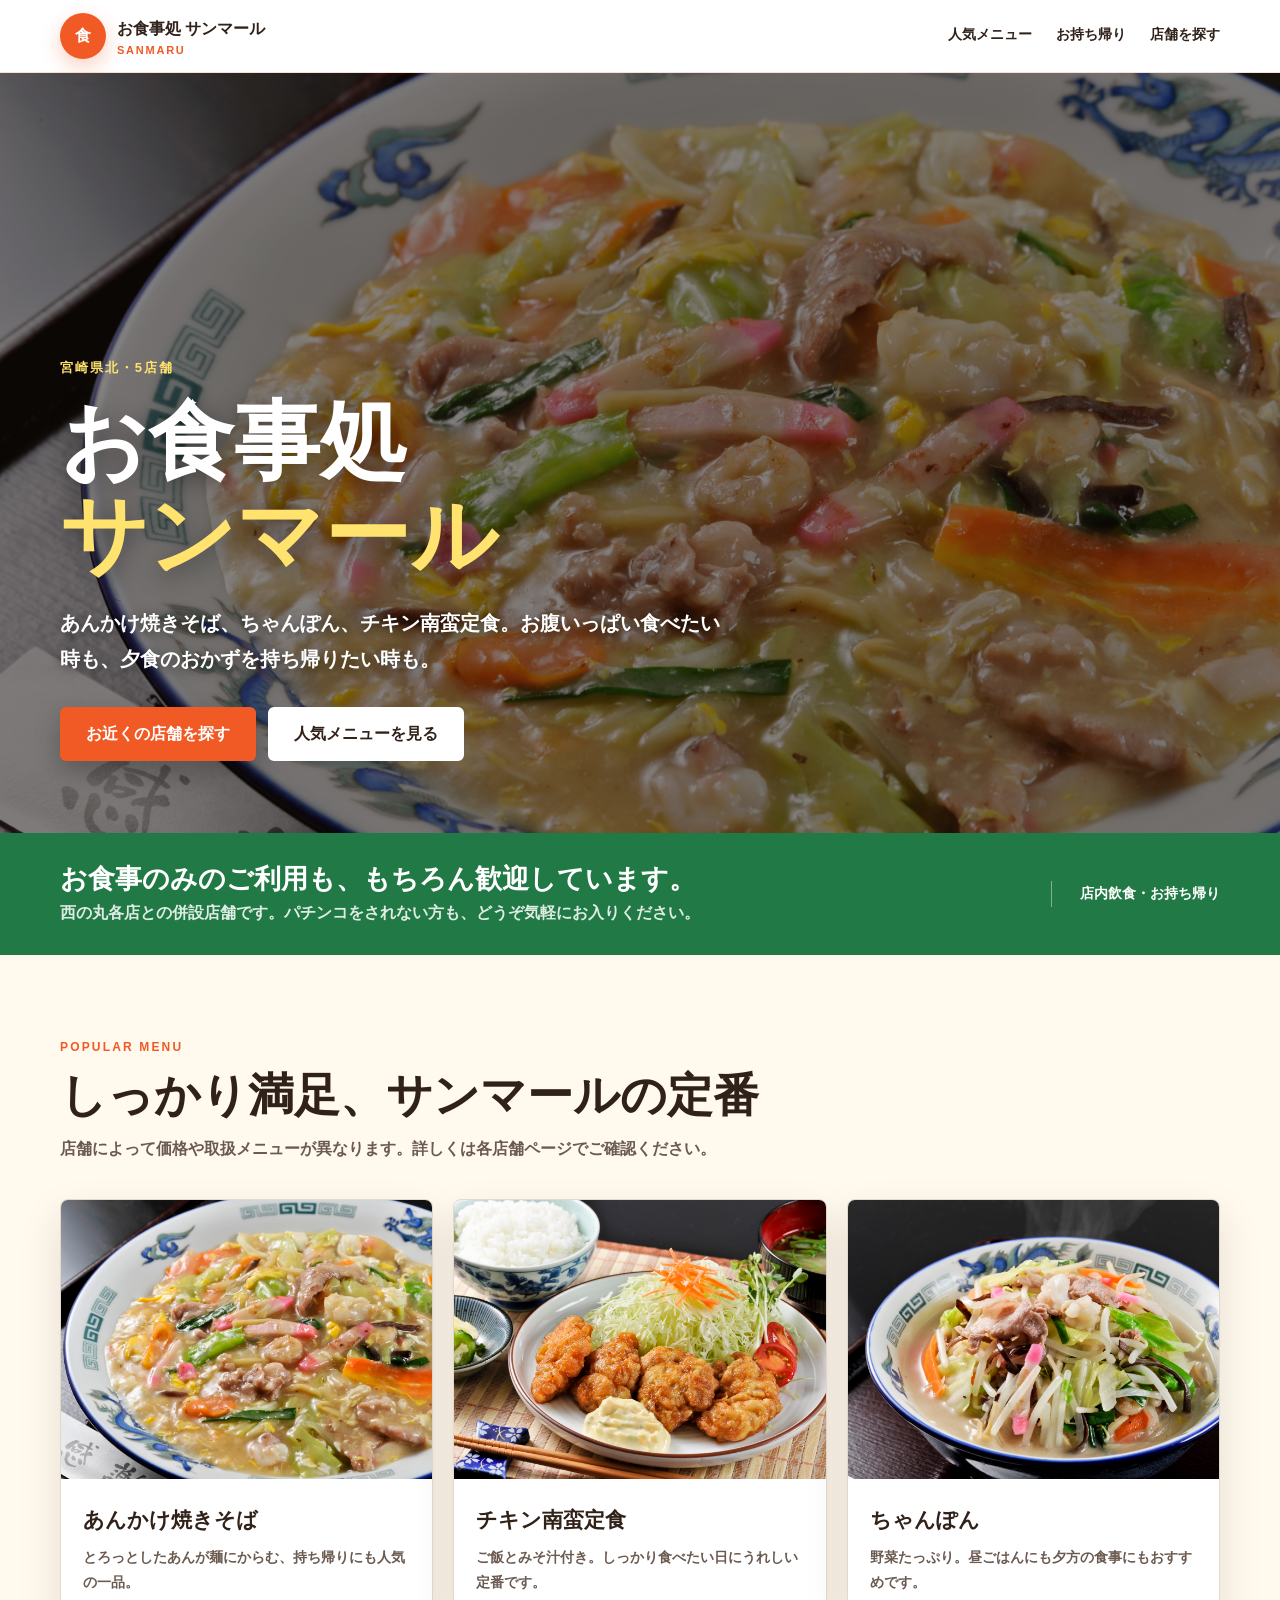
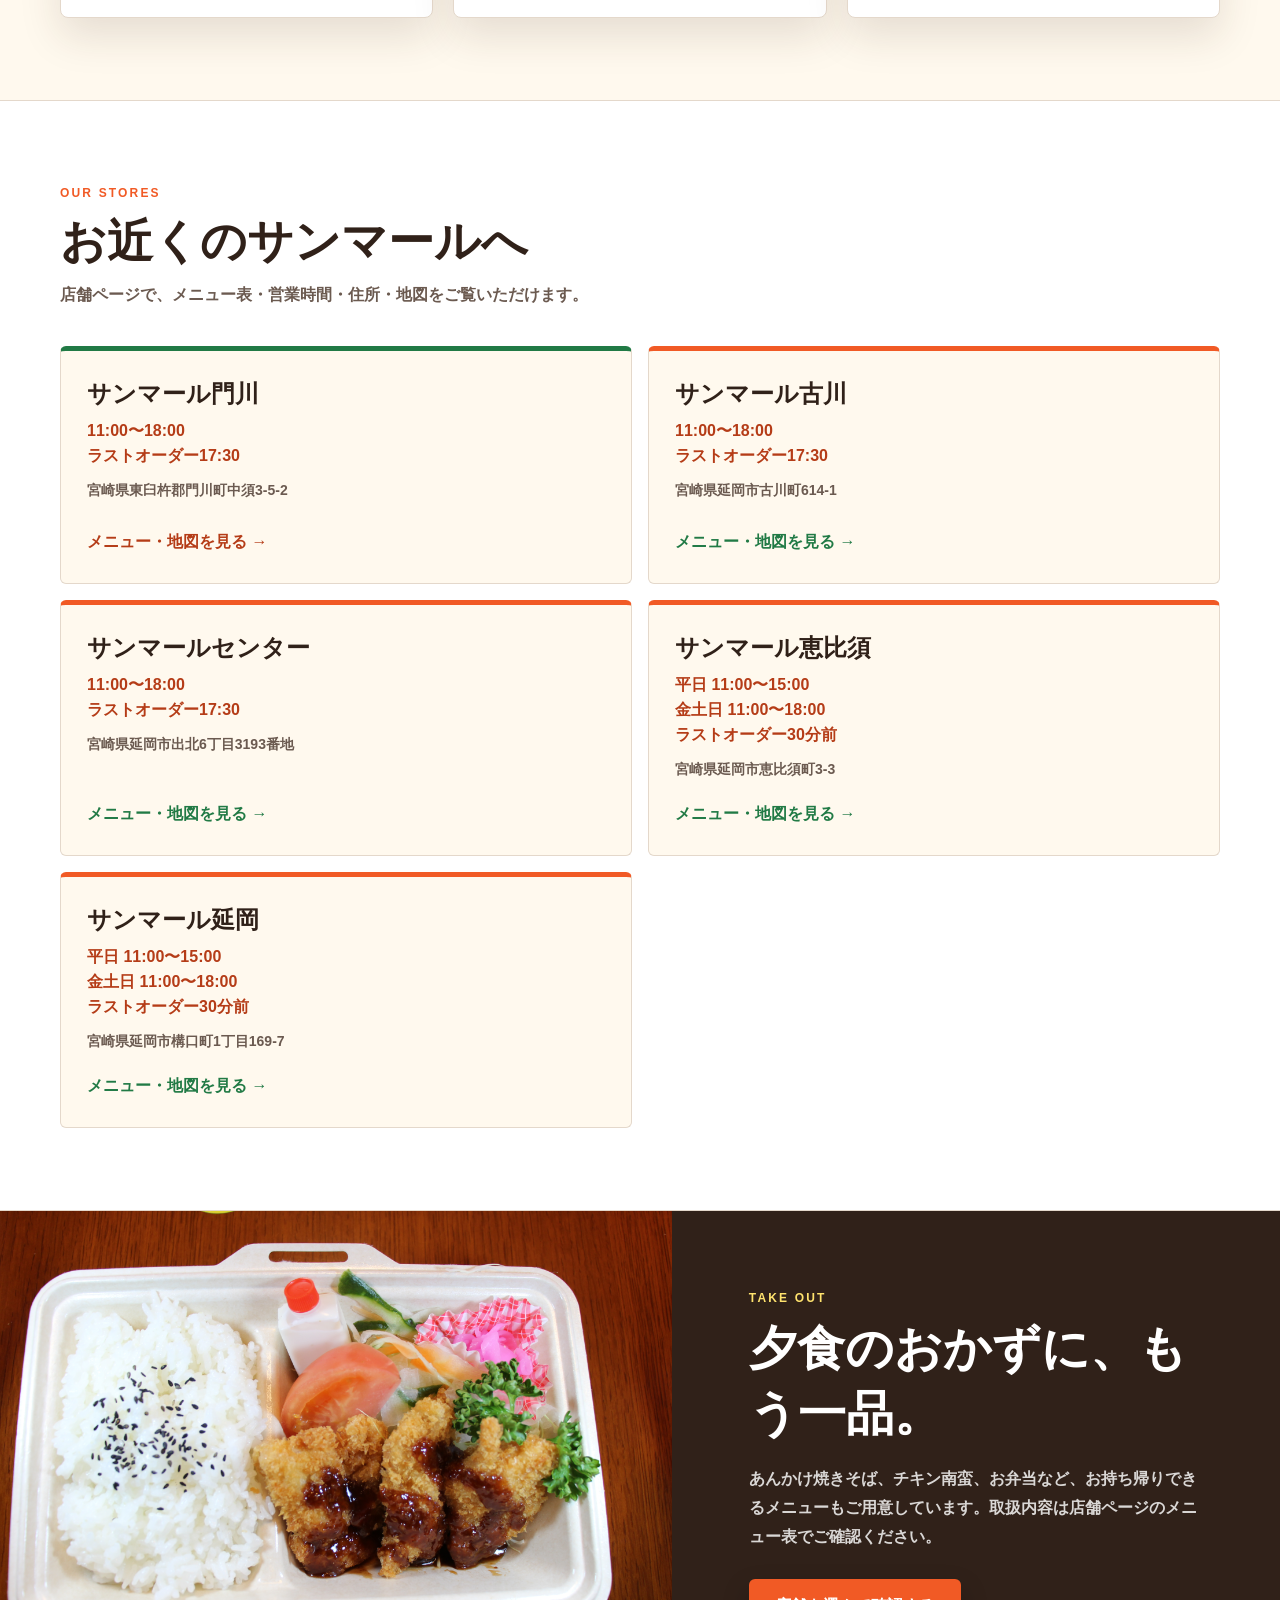
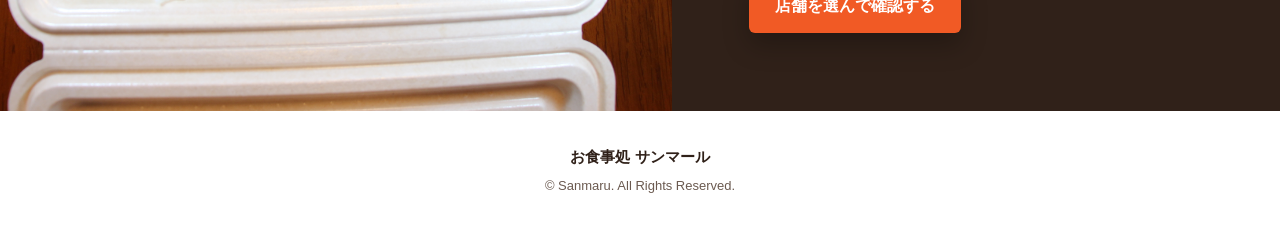
<file: index.html>
<!DOCTYPE html>
<html lang="ja">
<head>
  <!-- Google tag (gtag.js) -->
  <script async src="https://www.googletagmanager.com/gtag/js?id=G-X9LEX3S0GC"></script>
  <script>
    window.dataLayer = window.dataLayer || [];
    function gtag(){dataLayer.push(arguments);}
    gtag('js', new Date());

    gtag('config', 'G-X9LEX3S0GC');
  </script>
  <meta charset="UTF-8" />
  <meta name="viewport" content="width=device-width, initial-scale=1.0" />
  <title>お食事処 サンマール｜宮崎県北の食堂・お持ち帰り</title>
  <meta name="description" content="宮崎県北に5店舗を展開するお食事処サンマール。ちゃんぽん、あんかけ焼きそば、チキン南蛮定食など、しっかり食べたい日のごはんとお持ち帰りをご用意しています。" />
  <meta property="og:title" content="お食事処 サンマール" />
  <meta property="og:description" content="しっかり食べたい日のごはん。お食事のみのご利用も歓迎しています。" />
  <meta property="og:type" content="website" />
  <meta property="og:image" content="images/131204_440.jpg" />
  <script src="analytics.js" defer></script>
  <style>
    :root {
      --orange: #f15a25;
      --orange-dark: #b53c17;
      --green: #217a45;
      --yellow: #ffe36e;
      --cream: #fff9ee;
      --paper: #ffffff;
      --ink: #302119;
      --muted: #6b5a50;
      --line: #e4d8cb;
      --shadow: 0 18px 42px rgba(61, 38, 23, 0.13);
    }

    * {
      box-sizing: border-box;
      margin: 0;
      padding: 0;
    }

    html {
      scroll-behavior: smooth;
    }

    body {
      color: var(--ink);
      background: var(--cream);
      font-family: "Yu Gothic", "Hiragino Kaku Gothic ProN", Meiryo, sans-serif;
      line-height: 1.8;
      overflow-x: hidden;
    }

    a {
      color: inherit;
      text-decoration: none;
    }

    img {
      display: block;
      width: 100%;
    }

    .site-header {
      position: sticky;
      top: 0;
      z-index: 100;
      background: rgba(255, 255, 255, 0.96);
      border-bottom: 1px solid rgba(241, 90, 37, 0.2);
      backdrop-filter: blur(12px);
    }

    .header-inner {
      width: min(1160px, calc(100% - 32px));
      min-height: 72px;
      margin: 0 auto;
      display: flex;
      align-items: center;
      justify-content: space-between;
      gap: 24px;
    }

    .logo {
      display: flex;
      align-items: center;
      gap: 11px;
      color: var(--ink);
      font-weight: 900;
      white-space: nowrap;
    }

    .logo-mark {
      width: 46px;
      height: 46px;
      display: grid;
      place-items: center;
      border-radius: 50%;
      color: #fff;
      background: var(--orange);
      box-shadow: 0 8px 20px rgba(241, 90, 37, 0.28);
    }

    .logo small {
      display: block;
      color: var(--orange);
      font-size: 11px;
      line-height: 1.2;
      letter-spacing: 0.16em;
    }

    .nav {
      display: flex;
      align-items: center;
      gap: 24px;
      font-size: 14px;
      font-weight: 800;
    }

    .nav a {
      padding: 8px 0;
      border-bottom: 3px solid transparent;
    }

    .nav a:hover,
    .nav a:focus-visible {
      color: var(--orange);
      border-bottom-color: var(--orange);
    }

    .hero {
      position: relative;
      min-height: min(760px, calc(100vh - 72px));
      display: flex;
      align-items: flex-end;
      overflow: hidden;
      background: #1d1713;
    }

    .hero-image {
      position: absolute;
      inset: 0;
      height: 100%;
      object-fit: cover;
      object-position: 55% 52%;
    }

    .hero::after {
      content: "";
      position: absolute;
      inset: 0;
      background: rgba(22, 15, 11, 0.52);
    }

    .hero-inner {
      position: relative;
      z-index: 1;
      width: min(1160px, calc(100% - 32px));
      margin: 0 auto;
      padding: 88px 0 72px;
      color: #fff;
    }

    .eyebrow {
      margin-bottom: 14px;
      color: var(--yellow);
      font-size: 13px;
      font-weight: 900;
      letter-spacing: 0.15em;
    }

    .hero h1 {
      max-width: 820px;
      font-size: clamp(42px, 7.2vw, 86px);
      line-height: 1.1;
      letter-spacing: 0;
      text-wrap: balance;
      text-shadow: 0 5px 24px rgba(0, 0, 0, 0.42);
    }

    .hero h1 span {
      display: block;
      color: var(--yellow);
    }

    .hero-lead {
      max-width: 660px;
      margin-top: 22px;
      font-size: clamp(16px, 2vw, 20px);
      font-weight: 700;
      text-shadow: 0 2px 12px rgba(0, 0, 0, 0.55);
    }

    .hero-actions {
      display: flex;
      flex-wrap: wrap;
      gap: 12px;
      margin-top: 30px;
    }

    .button {
      min-height: 54px;
      padding: 0 24px;
      display: inline-flex;
      align-items: center;
      justify-content: center;
      border: 2px solid transparent;
      border-radius: 6px;
      font-weight: 900;
      transition: transform 0.2s ease, background 0.2s ease;
    }

    .button:hover,
    .button:focus-visible {
      transform: translateY(-2px);
    }

    .button-primary {
      color: #fff;
      background: var(--orange);
      box-shadow: 0 12px 26px rgba(0, 0, 0, 0.25);
    }

    .button-secondary {
      color: var(--ink);
      background: #fff;
      border-color: #fff;
    }

    .welcome-band {
      background: var(--green);
      color: #fff;
    }

    .welcome-inner {
      width: min(1160px, calc(100% - 32px));
      margin: 0 auto;
      padding: 27px 0;
      display: grid;
      grid-template-columns: 1fr auto;
      align-items: center;
      gap: 30px;
    }

    .welcome-inner strong {
      display: block;
      font-size: clamp(19px, 3vw, 27px);
      line-height: 1.45;
    }

    .welcome-inner p {
      color: rgba(255, 255, 255, 0.86);
      font-weight: 700;
    }

    .welcome-note {
      padding-left: 28px;
      border-left: 1px solid rgba(255, 255, 255, 0.42);
      white-space: nowrap;
      font-size: 14px;
      font-weight: 800;
    }

    .section {
      width: min(1160px, calc(100% - 32px));
      margin: 0 auto;
      padding: 82px 0;
    }

    .section-heading {
      max-width: 740px;
      margin-bottom: 36px;
    }

    .section-heading .en {
      display: block;
      margin-bottom: 5px;
      color: var(--orange);
      font-size: 12px;
      font-weight: 900;
      letter-spacing: 0.18em;
    }

    .section-heading h2 {
      font-size: clamp(30px, 4vw, 46px);
      line-height: 1.35;
      letter-spacing: 0;
    }

    .section-heading p {
      margin-top: 9px;
      color: var(--muted);
      font-weight: 700;
    }

    .dish-grid {
      display: grid;
      grid-template-columns: repeat(3, minmax(0, 1fr));
      gap: 20px;
    }

    .dish {
      overflow: hidden;
      background: var(--paper);
      border: 1px solid var(--line);
      border-radius: 8px;
      box-shadow: var(--shadow);
    }

    .dish img {
      aspect-ratio: 4 / 3;
      object-fit: cover;
    }

    .dish-body {
      padding: 22px;
    }

    .dish-body h3 {
      margin-bottom: 6px;
      font-size: 21px;
    }

    .dish-body p {
      color: var(--muted);
      font-size: 14px;
      font-weight: 700;
    }

    .stores-band {
      background: #fff;
      border-top: 1px solid var(--line);
      border-bottom: 1px solid var(--line);
    }

    .store-grid {
      display: grid;
      grid-template-columns: repeat(2, minmax(0, 1fr));
      gap: 16px;
    }

    .store-card {
      min-height: 238px;
      padding: 26px;
      display: flex;
      flex-direction: column;
      background: var(--cream);
      border: 1px solid var(--line);
      border-top: 5px solid var(--orange);
      border-radius: 6px;
      transition: transform 0.2s ease, box-shadow 0.2s ease, border-color 0.2s ease;
    }

    .store-card:hover,
    .store-card:focus-visible {
      transform: translateY(-3px);
      border-color: var(--orange);
      box-shadow: 0 16px 34px rgba(61, 38, 23, 0.12);
    }

    .store-card h3 {
      font-size: 24px;
      line-height: 1.4;
    }

    .store-card .hours {
      margin-top: 9px;
      color: var(--orange-dark);
      font-weight: 900;
      line-height: 1.55;
    }

    .store-card address {
      margin-top: 9px;
      color: var(--muted);
      font-size: 14px;
      font-style: normal;
      font-weight: 700;
    }

    .store-link {
      margin-top: auto;
      padding-top: 18px;
      color: var(--green);
      font-weight: 900;
    }

    .store-card-featured {
      border-top-color: var(--green);
    }

    .store-card-featured .store-link {
      color: var(--orange-dark);
    }

    .takeout {
      display: grid;
      grid-template-columns: 1.05fr 0.95fr;
      background: var(--ink);
      color: #fff;
    }

    .takeout-media {
      min-height: 500px;
      overflow: hidden;
    }

    .takeout-media img {
      height: 100%;
      object-fit: cover;
    }

    .takeout-copy {
      padding: 68px clamp(30px, 6vw, 82px);
      display: flex;
      flex-direction: column;
      justify-content: center;
    }

    .takeout-copy .en {
      color: var(--yellow);
      font-size: 12px;
      font-weight: 900;
      letter-spacing: 0.18em;
    }

    .takeout-copy h2 {
      margin-top: 8px;
      font-size: clamp(30px, 4vw, 48px);
      line-height: 1.35;
      letter-spacing: 0;
    }

    .takeout-copy p {
      margin-top: 18px;
      color: rgba(255, 255, 255, 0.82);
      font-weight: 700;
    }

    .takeout-copy .button {
      align-self: flex-start;
      margin-top: 28px;
    }

    .footer {
      padding: 32px 16px;
      text-align: center;
      color: var(--muted);
      background: #fff;
      font-size: 13px;
    }

    .footer strong {
      display: block;
      margin-bottom: 4px;
      color: var(--ink);
      font-size: 15px;
    }

    :focus-visible {
      outline: 3px solid var(--yellow);
      outline-offset: 4px;
    }

    @media (max-width: 820px) {
      .nav {
        gap: 14px;
        font-size: 13px;
      }

      .nav a:nth-child(2) {
        display: none;
      }

      .hero {
        min-height: 690px;
      }

      .hero-image {
        object-position: 58% 50%;
      }

      .hero::after {
        background: rgba(22, 15, 11, 0.57);
      }

      .welcome-inner,
      .takeout {
        grid-template-columns: 1fr;
      }

      .welcome-note {
        padding: 0;
        border: 0;
        white-space: normal;
      }

      .dish-grid {
        grid-template-columns: 1fr;
      }

      .dish {
        display: grid;
        grid-template-columns: 42% 58%;
      }

      .dish img {
        height: 100%;
        aspect-ratio: auto;
      }

      .takeout-media {
        min-height: 390px;
      }
    }

    @media (max-width: 620px) {
      .header-inner {
        min-height: 66px;
      }

      .logo-mark {
        width: 40px;
        height: 40px;
      }

      .logo {
        font-size: 14px;
      }

      .nav a:not(:last-child) {
        display: none;
      }

      .hero {
        min-height: 640px;
      }

      .hero-inner {
        padding: 76px 0 50px;
      }

      .hero-actions {
        display: grid;
      }

      .button {
        width: 100%;
      }

      .section {
        padding: 62px 0;
      }

      .dish {
        display: block;
      }

      .dish img {
        aspect-ratio: 16 / 10;
      }

      .store-grid {
        grid-template-columns: 1fr;
      }

      .store-card {
        min-height: 0;
      }

      .takeout-media {
        min-height: 300px;
      }

      .takeout-copy {
        padding: 48px 24px;
      }
    }
  </style>
</head>
<body>
  <header class="site-header">
    <div class="header-inner">
      <a class="logo" href="#top" aria-label="サンマールTOPへ">
        <span class="logo-mark">食</span>
        <span>お食事処 サンマール<small>SANMARU</small></span>
      </a>
      <nav class="nav" aria-label="メインメニュー">
        <a href="#menu">人気メニュー</a>
        <a href="#takeout">お持ち帰り</a>
        <a href="#stores">店舗を探す</a>
      </nav>
    </div>
  </header>

  <main id="top">
    <section class="hero" aria-labelledby="hero-title">
      <img class="hero-image" src="images/131204_440.jpg" alt="野菜たっぷりのあんかけ焼きそば" />
      <div class="hero-inner">
        <p class="eyebrow">宮崎県北・5店舗</p>
        <h1 id="hero-title">お食事処<span>サンマール</span></h1>
        <p class="hero-lead">あんかけ焼きそば、ちゃんぽん、チキン南蛮定食。お腹いっぱい食べたい時も、夕食のおかずを持ち帰りたい時も。</p>
        <div class="hero-actions">
          <a class="button button-primary" href="#stores" data-analytics-event="store_search" data-analytics-location="hero">お近くの店舗を探す</a>
          <a class="button button-secondary" href="#menu" data-analytics-event="menu_view" data-analytics-location="hero">人気メニューを見る</a>
        </div>
      </div>
    </section>

    <section class="welcome-band" aria-label="ご利用案内">
      <div class="welcome-inner">
        <div>
          <strong>お食事のみのご利用も、もちろん歓迎しています。</strong>
          <p>西の丸各店との併設店舗です。パチンコをされない方も、どうぞ気軽にお入りください。</p>
        </div>
        <div class="welcome-note">店内飲食・お持ち帰り</div>
      </div>
    </section>

    <section class="section" id="menu">
      <div class="section-heading">
        <span class="en">POPULAR MENU</span>
        <h2>しっかり満足、サンマールの定番</h2>
        <p>店舗によって価格や取扱メニューが異なります。詳しくは各店舗ページでご確認ください。</p>
      </div>
      <div class="dish-grid">
        <article class="dish">
          <img src="images/131204_440.jpg" alt="あんかけ焼きそば" loading="lazy" />
          <div class="dish-body"><h3>あんかけ焼きそば</h3><p>とろっとしたあんが麺にからむ、持ち帰りにも人気の一品。</p></div>
        </article>
        <article class="dish">
          <img src="images/131204_396.jpg" alt="チキン南蛮定食" loading="lazy" />
          <div class="dish-body"><h3>チキン南蛮定食</h3><p>ご飯とみそ汁付き。しっかり食べたい日にうれしい定番です。</p></div>
        </article>
        <article class="dish">
          <img src="images/131204_443.jpg" alt="ちゃんぽん" loading="lazy" />
          <div class="dish-body"><h3>ちゃんぽん</h3><p>野菜たっぷり。昼ごはんにも夕方の食事にもおすすめです。</p></div>
        </article>
      </div>
    </section>

    <section class="stores-band" id="stores">
      <div class="section">
        <div class="section-heading">
          <span class="en">OUR STORES</span>
          <h2>お近くのサンマールへ</h2>
          <p>店舗ページで、メニュー表・営業時間・住所・地図をご覧いただけます。</p>
        </div>
        <div class="store-grid">
          <a class="store-card store-card-featured" href="kadogawa.html" data-analytics-event="store_page_click" data-store="門川" aria-label="サンマール門川の店舗ページ">
            <h3>サンマール門川</h3>
            <p class="hours">11:00〜18:00<br>ラストオーダー17:30</p>
            <address>宮崎県東臼杵郡門川町中須3-5-2</address>
            <span class="store-link">メニュー・地図を見る →</span>
          </a>
          <a class="store-card" href="furukawa.html" data-analytics-event="store_page_click" data-store="古川" aria-label="サンマール古川の店舗ページ">
            <h3>サンマール古川</h3>
            <p class="hours">11:00〜18:00<br>ラストオーダー17:30</p>
            <address>宮崎県延岡市古川町614-1</address>
            <span class="store-link">メニュー・地図を見る →</span>
          </a>
          <a class="store-card" href="center.html" data-analytics-event="store_page_click" data-store="センター" aria-label="サンマールセンターの店舗ページ">
            <h3>サンマールセンター</h3>
            <p class="hours">11:00〜18:00<br>ラストオーダー17:30</p>
            <address>宮崎県延岡市出北6丁目3193番地</address>
            <span class="store-link">メニュー・地図を見る →</span>
          </a>
          <a class="store-card" href="ebisu.html" data-analytics-event="store_page_click" data-store="恵比須" aria-label="サンマール恵比須の店舗ページ">
            <h3>サンマール恵比須</h3>
            <p class="hours">平日 11:00〜15:00<br>金土日 11:00〜18:00<br>ラストオーダー30分前</p>
            <address>宮崎県延岡市恵比須町3-3</address>
            <span class="store-link">メニュー・地図を見る →</span>
          </a>
          <a class="store-card" href="nobeoka.html" data-analytics-event="store_page_click" data-store="延岡" aria-label="サンマール延岡の店舗ページ">
            <h3>サンマール延岡</h3>
            <p class="hours">平日 11:00〜15:00<br>金土日 11:00〜18:00<br>ラストオーダー30分前</p>
            <address>宮崎県延岡市構口町1丁目169-7</address>
            <span class="store-link">メニュー・地図を見る →</span>
          </a>
        </div>
      </div>
    </section>

    <section class="takeout" id="takeout">
      <div class="takeout-media"><img src="images/IMG_4822.JPG" alt="サンマールのお持ち帰り弁当" loading="lazy" /></div>
      <div class="takeout-copy">
        <span class="en">TAKE OUT</span>
        <h2>夕食のおかずに、もう一品。</h2>
        <p>あんかけ焼きそば、チキン南蛮、お弁当など、お持ち帰りできるメニューもご用意しています。取扱内容は店舗ページのメニュー表でご確認ください。</p>
        <a class="button button-primary" href="#stores" data-analytics-event="takeout_store_search" data-analytics-location="takeout">店舗を選んで確認する</a>
      </div>
    </section>
  </main>

  <footer class="footer">
    <strong>お食事処 サンマール</strong>
    © Sanmaru. All Rights Reserved.
  </footer>
</body>
</html>
</file>
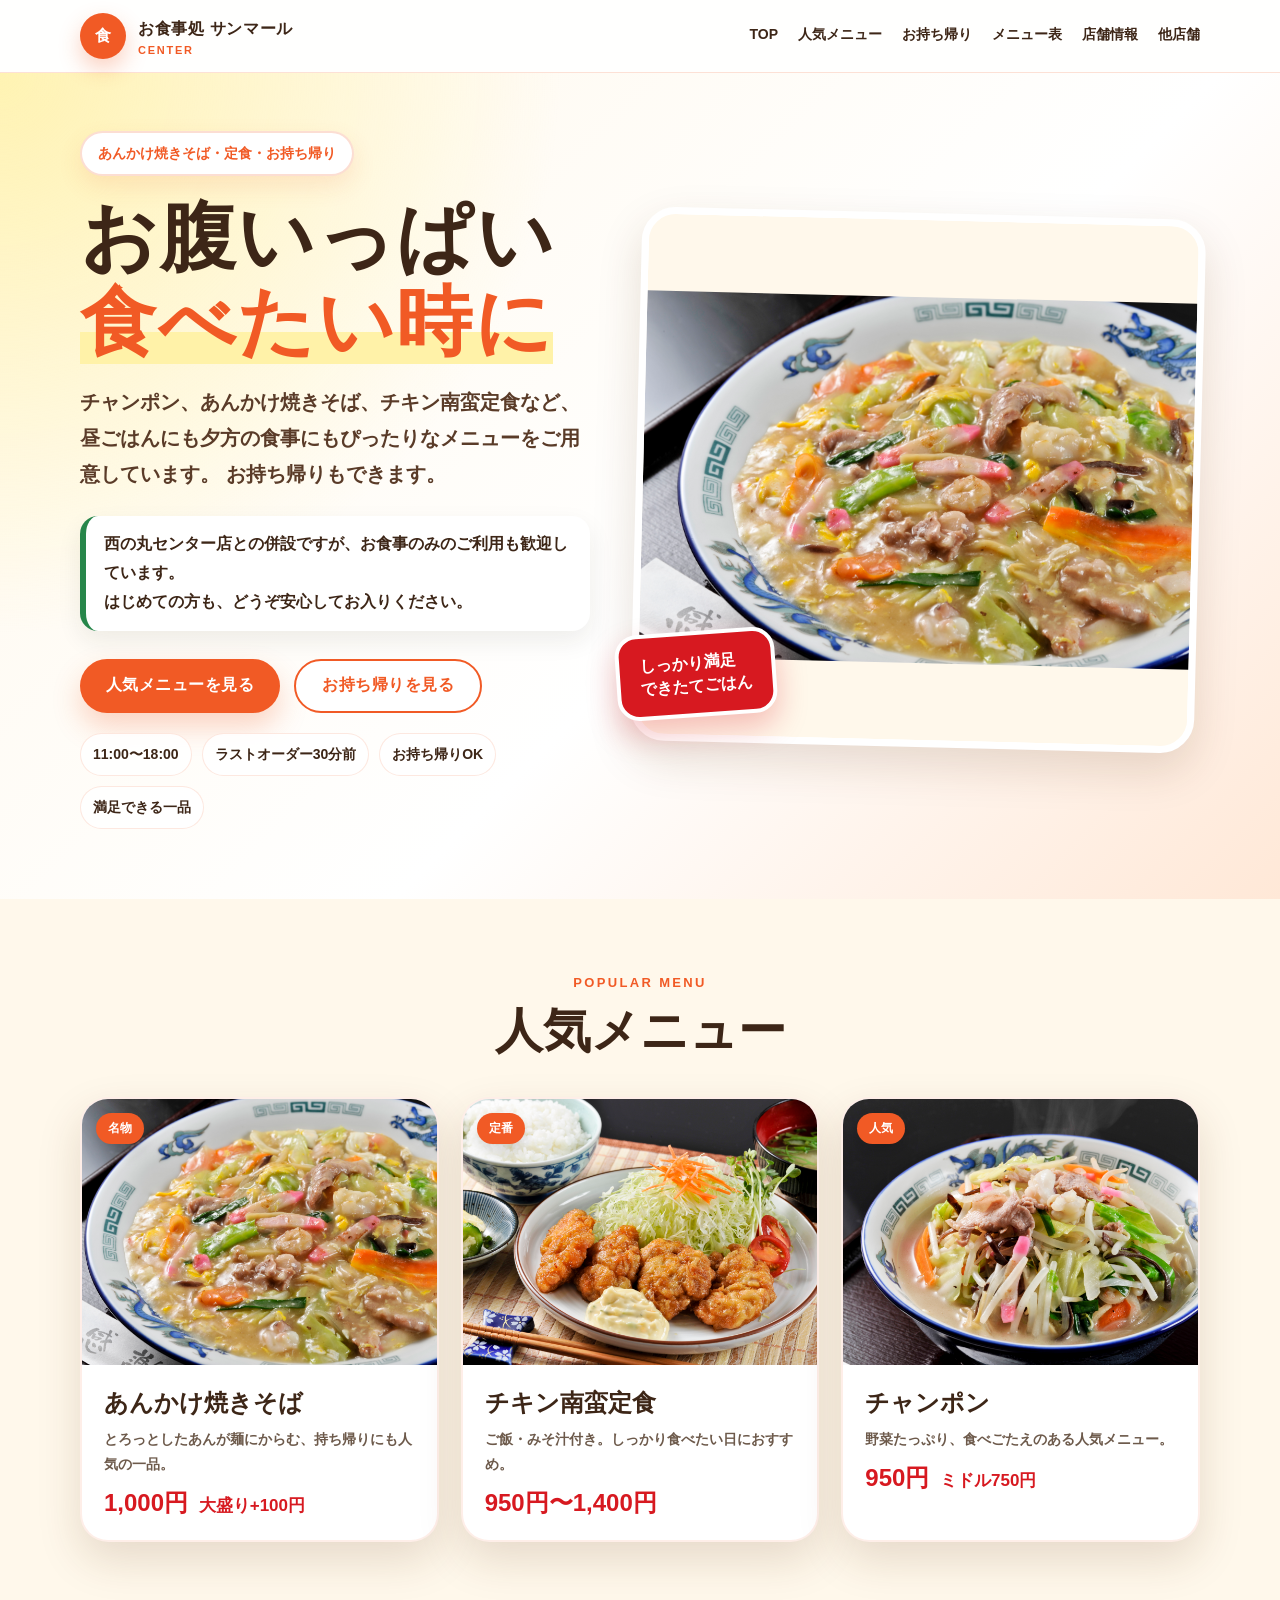
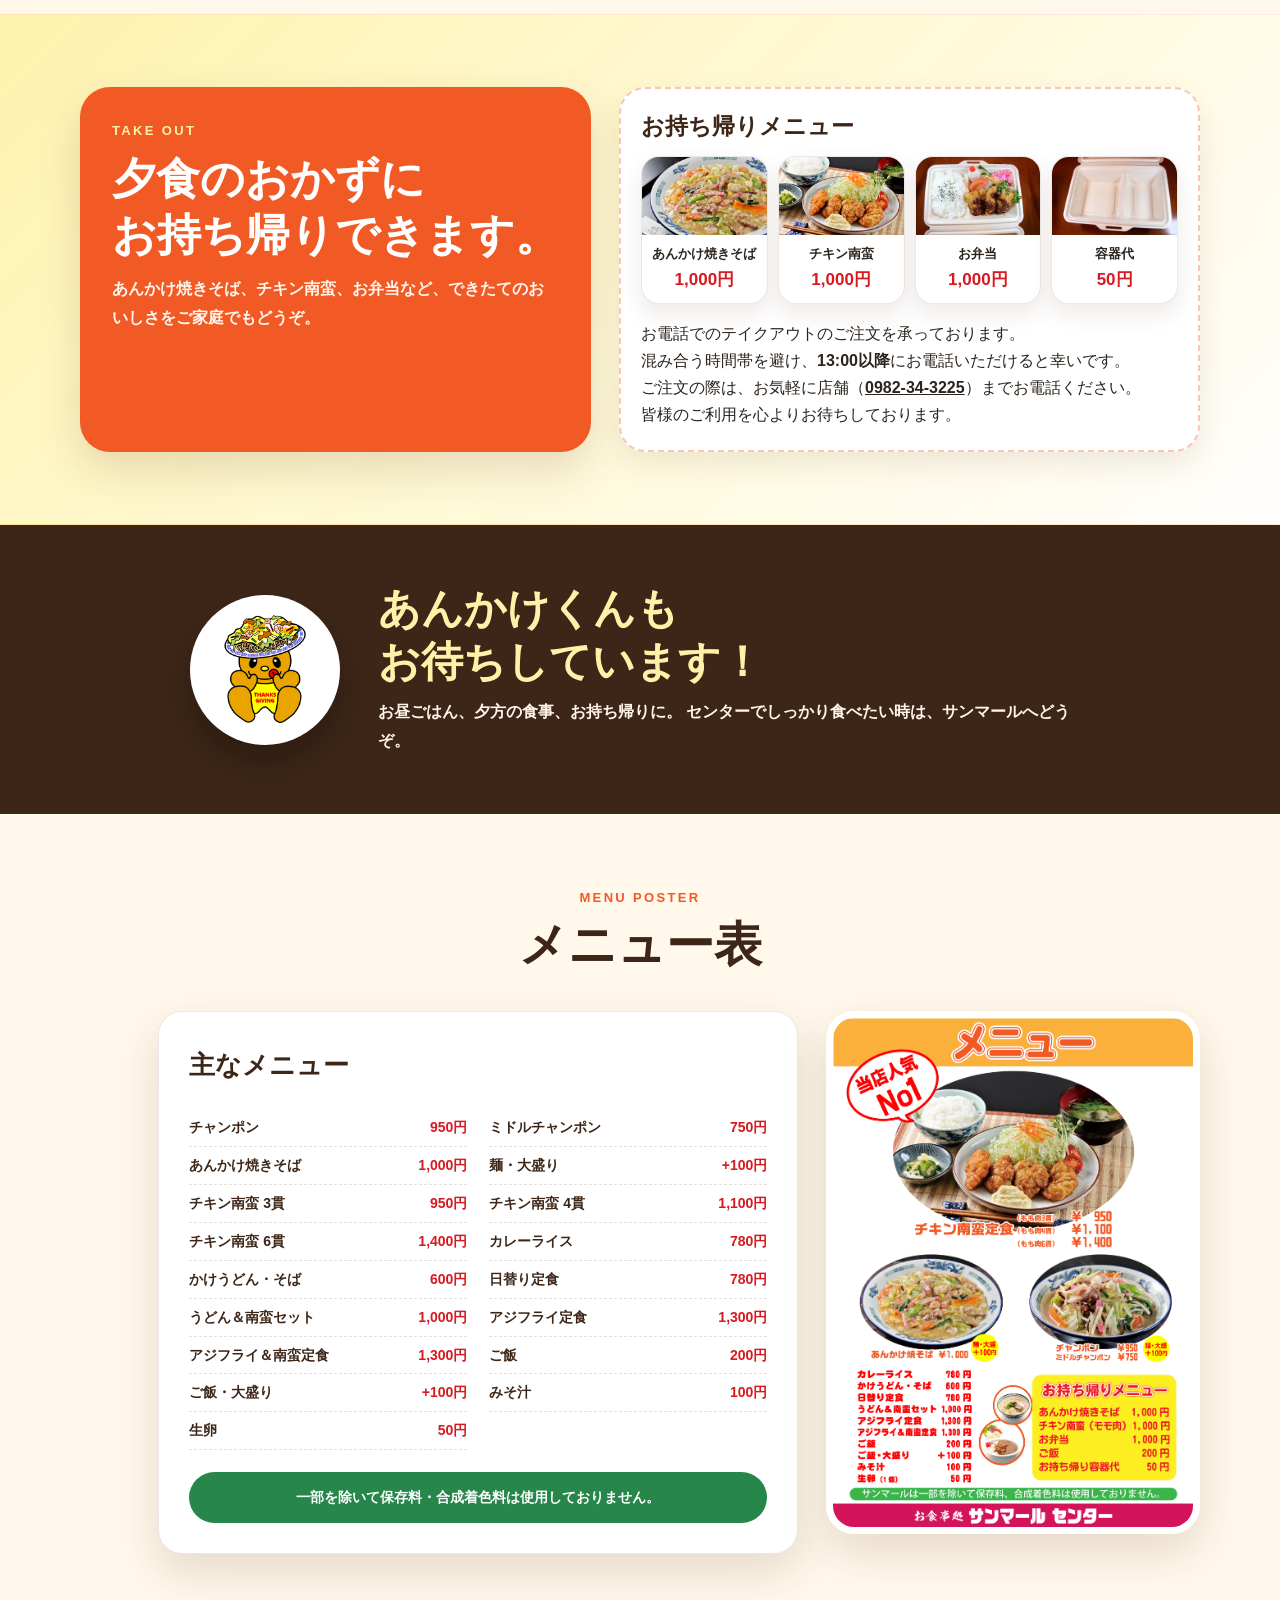
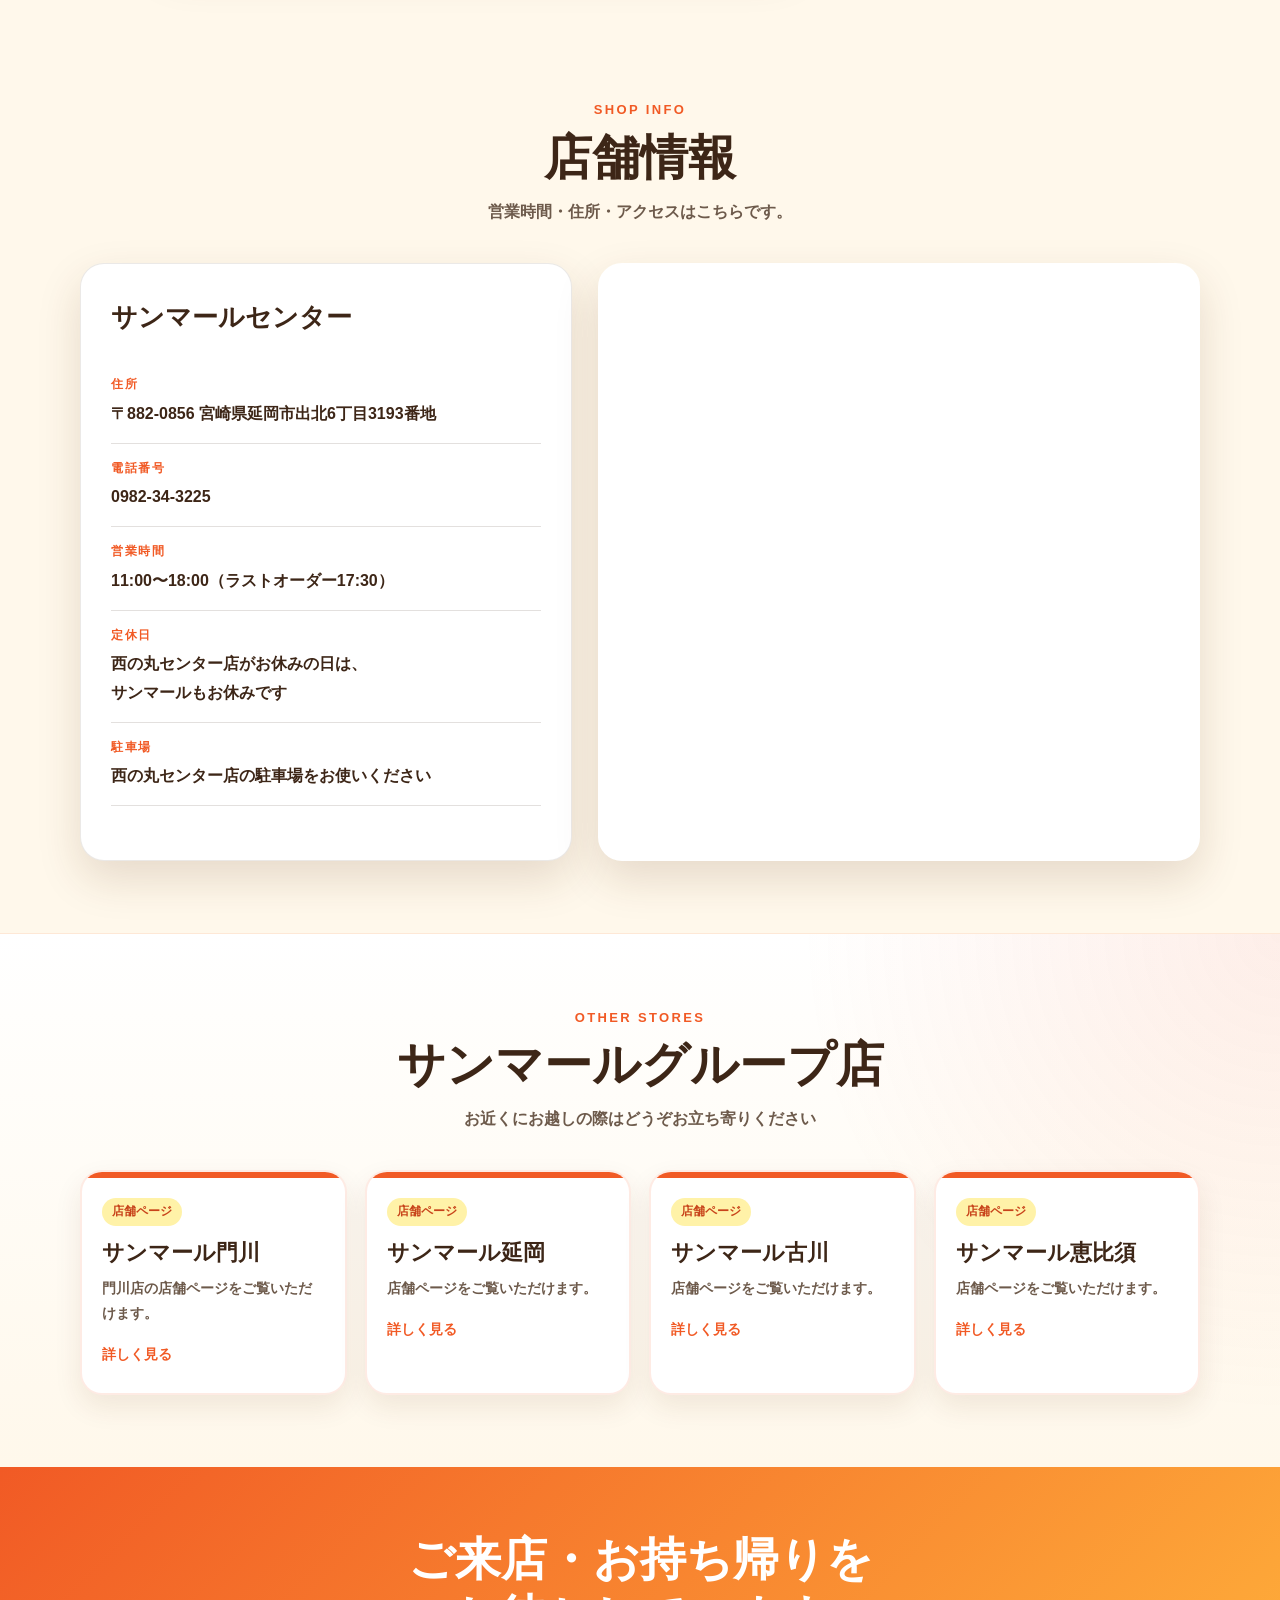
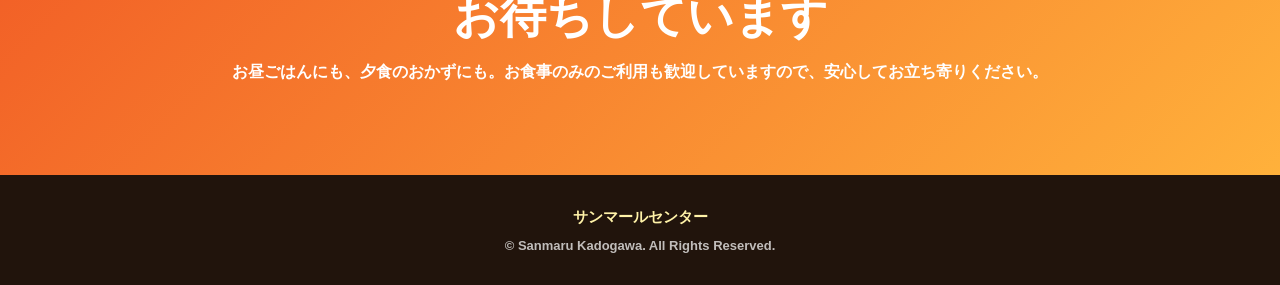
<file: center.html>
<!DOCTYPE html>
<html lang="ja">
<head>
  <!-- Google tag (gtag.js) -->
  <script async src="https://www.googletagmanager.com/gtag/js?id=G-X9LEX3S0GC"></script>
  <script>
    window.dataLayer = window.dataLayer || [];
    function gtag(){dataLayer.push(arguments);}
    gtag('js', new Date());

    gtag('config', 'G-X9LEX3S0GC');
  </script>
  <meta charset="UTF-8" />
  <meta name="viewport" content="width=device-width, initial-scale=1.0" />
  <title>サンマールセンター｜あんかけ焼きそば・定食・お持ち帰り</title>
  <meta name="description" content="お食事処 サンマールセンターのホームページ。ちゃんぽん、あんかけ焼きそば、チキン南蛮定食など、しっかり食べたい日にうれしいメニューとお持ち帰りをご紹介します。" />

  <style>
    :root {
      --main: #f15a25;
      --main-dark: #c8431a;
      --sub: #ffb13b;
      --yellow: #fff2a8;
      --cream: #fff8eb;
      --paper: #ffffff;
      --brown: #3d2617;
      --text: #2c241d;
      --muted: #6d5a4b;
      --green: #27864a;
      --red: #d71920;
      --line: rgba(61, 38, 23, 0.14);
      --shadow: 0 18px 44px rgba(88, 46, 16, 0.15);
      --radius: 24px;
    }

    * {
      box-sizing: border-box;
      margin: 0;
      padding: 0;
    }

    html {
      scroll-behavior: smooth;
    }

    body {
      font-family: "Yu Gothic", "Hiragino Kaku Gothic ProN", Meiryo, sans-serif;
      color: var(--text);
      background: var(--cream);
      line-height: 1.8;
      overflow-x: hidden;
    }

    a {
      color: inherit;
      text-decoration: none;
    }

    img {
      display: block;
      max-width: 100%;
    }

    .site-header {
      position: sticky;
      top: 0;
      z-index: 100;
      background: rgba(255, 255, 255, 0.94);
      backdrop-filter: blur(12px);
      border-bottom: 1px solid rgba(241, 90, 37, 0.18);
    }

    .header-inner {
      width: min(1120px, calc(100% - 32px));
      margin: 0 auto;
      min-height: 72px;
      display: flex;
      align-items: center;
      justify-content: space-between;
      gap: 20px;
    }

    .logo {
      display: flex;
      align-items: center;
      gap: 12px;
      color: var(--brown);
      font-weight: 900;
      letter-spacing: 0.04em;
      white-space: nowrap;
    }

    .logo-mark {
      width: 46px;
      height: 46px;
      border-radius: 50%;
      display: grid;
      place-items: center;
      background: var(--main);
      color: #fff;
      font-weight: 900;
      box-shadow: 0 10px 22px rgba(241, 90, 37, 0.28);
    }

    .logo small {
      display: block;
      color: var(--main);
      font-size: 11px;
      letter-spacing: 0.16em;
      line-height: 1.2;
    }

    .nav {
      display: flex;
      align-items: center;
      gap: 20px;
      color: var(--brown);
      font-size: 14px;
      font-weight: 800;
    }

    .nav a {
      padding: 8px 0;
      border-bottom: 3px solid transparent;
    }

    .nav a:hover {
      color: var(--main);
      border-bottom-color: var(--main);
    }

    .nav .tel-link {
      padding: 10px 18px;
      border-radius: 999px;
      background: var(--main);
      color: #fff;
      border-bottom: none;
      box-shadow: 0 10px 24px rgba(241, 90, 37, 0.24);
    }

    .hero {
      background:
        radial-gradient(circle at top left, rgba(255, 242, 168, 0.84), transparent 35rem),
        linear-gradient(135deg, #fff8eb 0%, #ffffff 58%, #ffe8d7 100%);
      padding: 58px 0 70px;
    }

    .hero-inner {
      width: min(1120px, calc(100% - 32px));
      margin: 0 auto;
      display: grid;
      grid-template-columns: 0.95fr 1.05fr;
      align-items: center;
      gap: 46px;
    }

    .hero-copy {
      position: relative;
      z-index: 1;
    }

    .badge {
      display: inline-flex;
      align-items: center;
      gap: 8px;
      margin-bottom: 18px;
      padding: 8px 16px;
      border-radius: 999px;
      background: #fff;
      color: var(--main);
      border: 2px solid rgba(241, 90, 37, 0.20);
      font-size: 14px;
      font-weight: 900;
      box-shadow: 0 10px 24px rgba(241, 90, 37, 0.12);
    }

    .hero h1 {
      color: var(--brown);
      font-size: clamp(38px, 6vw, 76px);
      line-height: 1.12;
      letter-spacing: 0.02em;
      margin-bottom: 20px;
    }

    .hero h1 span {
      color: var(--main);
      background: linear-gradient(transparent 62%, var(--yellow) 62%);
    }

    .lead {
      color: #5a3b28;
      font-size: clamp(16px, 2vw, 20px);
      font-weight: 700;
      margin-bottom: 24px;
      max-width: 620px;
    }

    .entry-note {
      background: #fff;
      border-left: 6px solid var(--green);
      border-radius: 18px;
      padding: 14px 18px;
      color: var(--brown);
      font-weight: 900;
      box-shadow: 0 10px 24px rgba(44, 36, 29, 0.08);
      margin-bottom: 28px;
    }

    .hero-actions {
      display: flex;
      flex-wrap: wrap;
      gap: 14px;
      margin-bottom: 20px;
    }

    .btn {
      display: inline-flex;
      align-items: center;
      justify-content: center;
      min-height: 54px;
      padding: 0 26px;
      border-radius: 999px;
      font-weight: 900;
      letter-spacing: 0.03em;
      transition: 0.22s ease;
    }

    .btn:hover {
      transform: translateY(-2px);
    }

    .btn-main {
      background: var(--main);
      color: #fff;
      box-shadow: 0 14px 28px rgba(241, 90, 37, 0.25);
    }

    .btn-sub {
      background: #fff;
      color: var(--main);
      border: 2px solid var(--main);
    }

    .hero-points {
      display: flex;
      flex-wrap: wrap;
      gap: 10px;
      list-style: none;
      color: var(--brown);
      font-weight: 900;
      font-size: 14px;
    }

    .hero-points li {
      background: rgba(255, 255, 255, 0.86);
      border: 1px solid rgba(241, 90, 37, 0.14);
      padding: 8px 12px;
      border-radius: 999px;
    }

    .hero-visual {
      position: relative;
    }

    .hero-photo {
      border-radius: 34px;
      overflow: hidden;
      background: #fff;
      box-shadow: var(--shadow);
      border: 7px solid #fff;
      transform: rotate(1.4deg);
    }

    .hero-photo img {
      width: 100%;
      height: 520px;
      object-fit: contain;
      background: #fff8eb;
    }

    .hero-chip {
      position: absolute;
      left: -20px;
      bottom: 30px;
      background: var(--red);
      color: #fff;
      padding: 16px 20px;
      border-radius: 22px;
      font-weight: 900;
      line-height: 1.45;
      border: 4px solid #fff;
      box-shadow: 0 14px 30px rgba(215, 25, 32, 0.26);
      transform: rotate(-4deg);
    }

    .section {
      width: min(1120px, calc(100% - 32px));
      margin: 0 auto;
      padding: 72px 0;
    }

    .section-title {
      text-align: center;
      margin-bottom: 36px;
    }

    .section-title .en {
      display: block;
      color: var(--main);
      font-size: 13px;
      font-weight: 900;
      letter-spacing: 0.18em;
      margin-bottom: 6px;
    }

    .section-title h2 {
      color: var(--brown);
      font-size: clamp(30px, 4vw, 48px);
      line-height: 1.25;
    }

    .section-title p {
      color: var(--muted);
      font-weight: 700;
      margin-top: 10px;
    }

    .menu-grid {
      display: grid;
      grid-template-columns: repeat(3, 1fr);
      gap: 22px;
    }

    .menu-card {
      background: #fff;
      border-radius: 28px;
      overflow: hidden;
      box-shadow: var(--shadow);
      border: 2px solid rgba(241, 90, 37, 0.10);
      transition: 0.22s ease;
    }

    .menu-card:hover {
      transform: translateY(-5px);
    }

    .menu-photo {
      position: relative;
      aspect-ratio: 4 / 3;
      background: #f2dfca;
      overflow: hidden;
    }

    .menu-photo img {
      width: 100%;
      height: 100%;
      object-fit: cover;
    }

    .menu-tag {
      position: absolute;
      top: 14px;
      left: 14px;
      background: var(--main);
      color: #fff;
      border-radius: 999px;
      padding: 5px 12px;
      font-size: 12px;
      font-weight: 900;
      box-shadow: 0 8px 16px rgba(0, 0, 0, 0.14);
    }

    .menu-card-body {
      padding: 22px;
    }

    .menu-card-body h3 {
      color: var(--brown);
      font-size: 24px;
      line-height: 1.35;
      margin-bottom: 8px;
    }

    .menu-card-body p {
      color: var(--muted);
      font-size: 14px;
      font-weight: 700;
      margin-bottom: 12px;
    }

    .price {
      color: var(--red);
      font-size: 24px;
      font-weight: 900;
      line-height: 1.2;
      white-space: nowrap;
    }

    .price-note {
      display: inline-block;
      margin-left: 4px;
      font-size: 17px;
      line-height: 1.2;
      white-space: nowrap;
    }

    .takeout-section {
      background:
        linear-gradient(135deg, rgba(255, 242, 168, 0.92), rgba(255, 255, 255, 0.96)),
        radial-gradient(circle at bottom right, rgba(241, 90, 37, 0.18), transparent 28rem);
      border-top: 1px solid rgba(241, 90, 37, 0.12);
      border-bottom: 1px solid rgba(241, 90, 37, 0.12);
    }

    .takeout-wrap {
      width: min(1120px, calc(100% - 32px));
      margin: 0 auto;
      padding: 72px 0;
    }

    .takeout-head {
      display: grid;
      grid-template-columns: 0.9fr 1.1fr;
      gap: 28px;
      align-items: stretch;
    }

    .takeout-message {
      background: var(--main);
      color: #fff;
      padding: 32px;
      border-radius: 30px;
      box-shadow: var(--shadow);
    }

    .takeout-message .en {
      font-weight: 900;
      letter-spacing: 0.18em;
      font-size: 13px;
      color: var(--yellow);
    }

    .takeout-message h2 {
      font-size: clamp(32px, 3.6vw, 44px);
      line-height: 1.28;
      margin: 8px 0 12px;
    }

    .takeout-message p {
      font-weight: 800;
      color: #fff7ef;
    }

    .nobr {
      white-space: nowrap;
    }

    .takeout-menu-panel {
      background: #fff;
      border-radius: 26px;
      padding: 22px 20px;
      box-shadow: 0 12px 30px rgba(88, 46, 16, 0.10);
      border: 2px dashed rgba(241, 90, 37, 0.34);
      display: flex;
      flex-direction: column;
      justify-content: center;
    }

    .takeout-menu-title {
      color: var(--brown);
      font-size: 23px;
      margin-bottom: 14px;
      line-height: 1.35;
    }

    .takeout-grid {
      display: grid;
      grid-template-columns: repeat(4, 1fr);
      gap: 10px;
    }

    .takeout-order {
      margin: 16px 0 0;
      line-height: 1.7;
    }

    .takeout-order a {
      font-weight: 800;
      text-decoration: underline;
    }

    .takeout-card {
      background: #fff;
      border-radius: 18px;
      overflow: hidden;
      box-shadow: 0 10px 22px rgba(88, 46, 16, 0.10);
      border: 1px solid rgba(61, 38, 23, 0.10);
    }

    .takeout-card img {
      width: 100%;
      aspect-ratio: 4 / 3;
      object-fit: cover;
      background: #f2dfca;
    }

    .takeout-card-body {
      padding: 16px;
      text-align: center;
      font-weight: 900;
    }

    .takeout-card-body span {
      display: block;
      color: var(--red);
      font-size: 20px;
      margin-top: 4px;
    }

    .takeout-menu-panel .takeout-card img {
      aspect-ratio: 16 / 10;
    }

    .takeout-menu-panel .takeout-card-body {
      padding: 10px 6px;
      font-size: 13px;
      line-height: 1.45;
    }

    .takeout-menu-panel .takeout-card-body span {
      font-size: 17px;
    }

    .first-guide {
      display: grid;
      grid-template-columns: 1fr 1fr 1fr;
      gap: 20px;
    }

    .guide-card {
      background: #fff;
      border-radius: var(--radius);
      padding: 26px;
      border: 2px solid rgba(241, 90, 37, 0.12);
      box-shadow: 0 12px 28px rgba(88, 46, 16, 0.09);
    }

    .guide-icon {
      width: 50px;
      height: 50px;
      border-radius: 50%;
      display: grid;
      place-items: center;
      background: var(--yellow);
      color: var(--main-dark);
      font-size: 24px;
      margin-bottom: 12px;
    }

    .guide-card h3 {
      color: var(--brown);
      font-size: 21px;
      margin-bottom: 8px;
    }

    .guide-card p {
      color: var(--muted);
      font-weight: 700;
      font-size: 14px;
    }

    .poster-wrap {
      display: grid;
      grid-template-columns: minmax(600px, 1fr) minmax(300px, 0.52fr);
      gap: 28px;
      align-items: start;
      justify-content: center;
    }

    .poster-text,
    .info-card,
    .mascot-card {
      background: #fff;
      border-radius: var(--radius);
      padding: 30px;
      box-shadow: var(--shadow);
      border: 1px solid rgba(61, 38, 23, 0.10);
    }

    .poster-text {
      width: 100%;
      max-width: 640px;
      justify-self: end;
      min-height: 430px;
      display: flex;
      flex-direction: column;
      justify-content: center;
    }

    .poster-text h3,
    .info-card h3,
    .mascot-card h3 {
      color: var(--brown);
      font-size: 26px;
      margin-bottom: 20px;
    }

    .menu-list {
      display: grid;
      grid-template-columns: repeat(2, minmax(0, 1fr));
      column-gap: 22px;
      list-style: none;
    }

    .menu-list li {
      display: flex;
      justify-content: space-between;
      align-items: baseline;
      gap: 10px;
      min-width: 0;
      padding: 9px 0;
      border-bottom: 1px dashed var(--line);
      color: var(--brown);
      font-size: 14px;
      font-weight: 900;
      line-height: 1.35;
    }

    .menu-list li span:first-child {
      min-width: 0;
    }

    .menu-list li span:last-child {
      color: var(--red);
      white-space: nowrap;
    }

    .notice {
      margin-top: 22px;
      background: var(--green);
      color: #fff;
      border-radius: 999px;
      padding: 13px 16px;
      font-size: 14px;
      font-weight: 900;
      text-align: center;
    }

    .photo-panel {
      background: #fff;
      border-radius: 28px;
      overflow: hidden;
      box-shadow: var(--shadow);
      border: 7px solid #fff;
      width: 100%;
      max-width: 380px;
      justify-self: start;
    }

    .photo-panel img {
      width: 100%;
      height: auto;
    }


    .stores-section {
      background:
        radial-gradient(circle at top right, rgba(241, 90, 37, 0.10), transparent 30rem),
        linear-gradient(180deg, #ffffff 0%, var(--cream) 100%);
      border-top: 1px solid rgba(241, 90, 37, 0.10);
    }

    .store-grid {
      display: grid;
      grid-template-columns: repeat(4, 1fr);
      gap: 18px;
    }

    .store-card {
      background: #fff;
      border-radius: 22px;
      padding: 24px 20px;
      border: 2px solid rgba(241, 90, 37, 0.12);
      box-shadow: 0 12px 28px rgba(88, 46, 16, 0.09);
      transition: 0.22s ease;
      position: relative;
      overflow: hidden;
    }

    .store-card::before {
      content: "";
      position: absolute;
      inset: 0 0 auto 0;
      height: 6px;
      background: var(--main);
    }

    .store-card:hover {
      transform: translateY(-4px);
      box-shadow: 0 18px 38px rgba(88, 46, 16, 0.14);
    }

    .store-card .store-label {
      display: inline-flex;
      align-items: center;
      justify-content: center;
      min-height: 28px;
      padding: 0 10px;
      border-radius: 999px;
      background: var(--yellow);
      color: var(--main-dark);
      font-size: 12px;
      font-weight: 900;
      margin-bottom: 12px;
    }

    .store-card h3 {
      color: var(--brown);
      font-size: 22px;
      line-height: 1.35;
      margin-bottom: 8px;
    }

    .store-card p {
      color: var(--muted);
      font-size: 14px;
      font-weight: 700;
      margin-bottom: 14px;
    }

    .store-card .store-link-text {
      color: var(--main);
      font-weight: 900;
      font-size: 14px;
    }


    .mascot-area {
      background: var(--brown);
      color: #fff;
    }

    .mascot-inner {
      width: min(900px, calc(100% - 32px));
      margin: 0 auto;
      padding: 58px 0;
      display: grid;
      grid-template-columns: 160px 1fr;
      gap: 28px;
      align-items: center;
    }

    .mascot-img {
      width: 150px;
      height: 150px;
      border-radius: 50%;
      object-fit: contain;
      background: #fff;
      padding: 12px;
      box-shadow: 0 18px 34px rgba(0, 0, 0, 0.26);
    }

    .mascot-area h2 {
      color: var(--yellow);
      font-size: clamp(28px, 4vw, 42px);
      line-height: 1.25;
      margin-bottom: 10px;
    }

    .mascot-area p {
      color: #fff5e8;
      font-weight: 800;
    }

    .info {
      display: grid;
      grid-template-columns: 0.9fr 1.1fr;
      gap: 26px;
      align-items: stretch;
    }

    .info-row {
      padding: 14px 0;
      border-bottom: 1px solid var(--line);
    }

    .info-row strong {
      display: block;
      color: var(--main);
      font-size: 12px;
      letter-spacing: 0.14em;
      margin-bottom: 4px;
    }

    .info-row span,
    .info-row a {
      font-weight: 800;
      color: var(--brown);
    }

    .map-box {
      min-height: 380px;
      border-radius: var(--radius);
      overflow: hidden;
      box-shadow: var(--shadow);
      border: 7px solid #fff;
      background: #fff;
    }

    .map-box iframe {
      width: 100%;
      height: 100%;
      min-height: 380px;
      border: 0;
      display: block;
    }
.cta {
      background: linear-gradient(135deg, var(--main), var(--sub));
      color: #fff;
      text-align: center;
      padding: 64px 20px;
    }

    .cta h2 {
      font-size: clamp(30px, 4vw, 46px);
      line-height: 1.25;
      margin-bottom: 12px;
    }

    .cta p {
      font-weight: 800;
      margin-bottom: 24px;
    }

    .cta .tel {
      display: inline-flex;
      align-items: center;
      justify-content: center;
      min-height: 58px;
      padding: 0 30px;
      border-radius: 999px;
      background: #fff;
      color: var(--main);
      font-size: 24px;
      font-weight: 900;
      box-shadow: 0 14px 30px rgba(0, 0, 0, 0.16);
    }

    .site-footer {
      background: #21140c;
      color: rgba(255, 255, 255, 0.72);
      text-align: center;
      padding: 28px 20px;
      font-size: 13px;
      font-weight: 700;
    }

    .site-footer strong {
      display: block;
      color: #fff2a8;
      font-size: 15px;
      margin-bottom: 4px;
    }

    @media (max-width: 960px) {
      .nav {
        display: none;
      }

      .hero-inner,
      .takeout-head,
      .poster-wrap,
      .info,
      .mascot-inner {
        grid-template-columns: 1fr;
      }

      .poster-text,
      .photo-panel {
        max-width: 560px;
        justify-self: center;
      }

      .hero {
        padding-top: 42px;
      }

      .hero-photo {
        transform: none;
      }

      .hero-photo img {
        height: 380px;
      }

      .hero-chip {
        left: 14px;
        bottom: 14px;
      }

      .menu-grid,
      .first-guide {
        grid-template-columns: 1fr;
      }

      .store-grid {
        grid-template-columns: repeat(2, 1fr);
      }

      .takeout-grid {
        grid-template-columns: repeat(2, 1fr);
      }

      .mascot-img {
        justify-self: center;
      }

      .mascot-area {
        text-align: center;
      }
    }

    @media (min-width: 561px) and (max-width: 960px) {
      .poster-wrap {
        grid-template-columns: minmax(0, 1fr) minmax(220px, 0.48fr);
        gap: 22px;
      }

      .poster-text,
      .photo-panel {
        max-width: none;
      }

      .poster-text {
        padding: 24px;
      }

      .menu-list {
        grid-template-columns: repeat(2, minmax(0, 1fr));
        column-gap: 18px;
      }

      .menu-list li {
        font-size: 13px;
        gap: 8px;
        padding: 8px 0;
      }

      .notice {
        font-size: 12px;
        padding: 10px 12px;
      }
    }
    @media (max-width: 560px) {
      .header-inner,
      .hero-inner,
      .section,
      .takeout-wrap,
      .mascot-inner {
        width: min(100% - 22px, 1120px);
      }

      .site-header {
        position: static;
      }

      .logo {
        font-size: 14px;
      }

      .logo-mark {
        width: 40px;
        height: 40px;
      }

      .hero h1 {
        font-size: 38px;
      }

      .hero-photo img {
        height: 300px;
      }

      .btn,
      .cta .tel {
        width: 100%;
      }

      .takeout-grid {
        grid-template-columns: 1fr;
      }

      .store-grid {
        grid-template-columns: 1fr;
      }

      .takeout-message,
      .poster-text,
      .info-card {
        padding: 24px;
      }

      .photo-panel {
        max-width: 100%;
      }

      .nobr {
        white-space: normal;
      }

      .menu-list {
        grid-template-columns: 1fr;
      }

      .menu-list li {
        align-items: flex-start;
        font-size: 14px;
      }
}
  </style>
</head>
<body>
  <header class="site-header">
    <div class="header-inner">
      <a href="index.html" class="logo" aria-label="サンマールTOPページ">
        <span class="logo-mark">食</span>
        <span>
          お食事処 サンマール
          <small>CENTER</small>
        </span>
      </a>

      <nav class="nav">
        <a href="index.html" class="top-link">TOP</a>
        <a href="#menu">人気メニュー</a>
        <a href="#takeout">お持ち帰り</a>
        <a href="#poster">メニュー表</a>
        <a href="#access">店舗情報</a>
        <a href="#stores">他店舗</a>
      </nav>
    </div>
  </header>

  <main id="top">
    <section class="hero">
      <div class="hero-inner">
        <div class="hero-copy">
          <div class="badge">あんかけ焼きそば・定食・お持ち帰り</div>
          <h1>お腹いっぱい<br><span>食べたい時に</span></h1>
          <p class="lead">
            チャンポン、あんかけ焼きそば、チキン南蛮定食など、
            昼ごはんにも夕方の食事にもぴったりなメニューをご用意しています。
            お持ち帰りもできます。
          </p>


          <div class="entry-note">
            西の丸センター店との併設ですが、お食事のみのご利用も歓迎しています。<br>
            はじめての方も、どうぞ安心してお入りください。
          </div>
          <div class="hero-actions">
            <a href="#menu" class="btn btn-main">人気メニューを見る</a>
            <a href="#takeout" class="btn btn-sub">お持ち帰りを見る</a>
          </div>

          <ul class="hero-points">
            <li>11:00〜18:00</li><li>ラストオーダー30分前</li>
            <li>お持ち帰りOK</li>
            <li>満足できる一品</li>
          </ul>
        </div>

        <div class="hero-visual">
          <div class="hero-photo">
            <img src="images/131204_440.jpg" alt="チキン南蛮定食" />
          </div>
          <div class="hero-chip">しっかり満足<br>できたてごはん</div>
        </div>
      </div>
    </section>

    <section class="section" id="menu">
      <div class="section-title">
        <span class="en">POPULAR MENU</span>
        <h2>人気メニュー</h2>
      </div>

      <div class="menu-grid">
        <article class="menu-card">
          <div class="menu-photo">
            <img src="images/131204_440.jpg" alt="あんかけ焼きそば" />
            <span class="menu-tag">名物</span>
          </div>
          <div class="menu-card-body">
            <h3>あんかけ焼きそば</h3>
            <p>とろっとしたあんが麺にからむ、持ち帰りにも人気の一品。</p>
            <div class="price">1,000円 <span class="price-note">大盛り+100円</span></div>
          </div>
        </article>

        <article class="menu-card">
          <div class="menu-photo">
            <img src="images/131204_396.jpg" alt="チキン南蛮定食" />
            <span class="menu-tag">定番</span>
          </div>
          <div class="menu-card-body">
            <h3>チキン南蛮定食</h3>
            <p>ご飯・みそ汁付き。しっかり食べたい日におすすめ。</p>
            <div class="price">950円〜1,400円</div>
          </div>
        </article>

        <article class="menu-card">
          <div class="menu-photo">
            <img src="images/131204_443.jpg" alt="チャンポン" />
            <span class="menu-tag">人気</span>
          </div>
          <div class="menu-card-body">
            <h3>チャンポン</h3>
            <p>野菜たっぷり、食べごたえのある人気メニュー。</p>
            <div class="price">950円 <span class="price-note">ミドル750円</span></div>
          </div>
        </article>
      </div>
    </section>

    <section class="takeout-section" id="takeout">
      <div class="takeout-wrap">
        <div class="takeout-head">
          <div class="takeout-message">
            <div class="en">TAKE OUT</div>
            <h2><span class="nobr">夕食のおかずに</span><br><span class="nobr">お持ち帰りできます。</span></h2>
            <p>あんかけ焼きそば、チキン南蛮、お弁当など、できたてのおいしさをご家庭でもどうぞ。</p>
          </div>

          <div class="takeout-menu-panel">
            <h3 class="takeout-menu-title">お持ち帰りメニュー</h3>
            <div class="takeout-grid">
              <article class="takeout-card">
                <img src="images/131204_440.jpg" alt="あんかけ焼きそば" />
                <div class="takeout-card-body">あんかけ焼きそば<span>1,000円</span></div>
              </article>
              <article class="takeout-card">
                <img src="images/131204_396.jpg" alt="チキン南蛮" />
                <div class="takeout-card-body">チキン南蛮<span>1,000円</span></div>
              </article>
              <article class="takeout-card">
                <img src="images/IMG_4822.JPG" alt="お弁当" />
                <div class="takeout-card-body">お弁当<span>1,000円</span></div>
              </article>
              <article class="takeout-card">
                <img src="images/弁当箱.jpg" alt="お持ち帰り容器" />
                <div class="takeout-card-body">容器代<span>50円</span></div>
              </article>
            </div>
            <p class="takeout-order">
              お電話でのテイクアウトのご注文を承っております。<br>
              混み合う時間帯を避け、<strong>13:00以降</strong>にお電話いただけると幸いです。<br>
              ご注文の際は、お気軽に店舗（<a href="tel:0982343225">0982-34-3225</a>）までお電話ください。<br>
              皆様のご利用を心よりお待ちしております。
            </p>
          </div>
        </div>
      </div>
    </section>

    <section class="mascot-area">
      <div class="mascot-inner">
        <img class="mascot-img" src="images/あんかけくん2021.jpg" alt="あんかけくん" />
        <div>
          <h2>あんかけくんも<br>お待ちしています！</h2>
          <p>
            お昼ごはん、夕方の食事、お持ち帰りに。
            センターでしっかり食べたい時は、サンマールへどうぞ。
          </p>
        </div>
      </div>
    </section>

    <section class="section" id="poster">
      <div class="section-title">
        <span class="en">MENU POSTER</span>
        <h2>メニュー表</h2>
      </div>

      <div class="poster-wrap">
        <div class="poster-text">
          <h3>主なメニュー</h3>
          <ul class="menu-list">
            <li><span>チャンポン</span><span>950円</span></li>
            <li><span>ミドルチャンポン</span><span>750円</span></li>
            <li><span>あんかけ焼きそば</span><span>1,000円</span></li>
            <li><span>麺・大盛り</span><span>+100円</span></li>
            <li><span>チキン南蛮 3貫</span><span>950円</span></li>
            <li><span>チキン南蛮 4貫</span><span>1,100円</span></li>
            <li><span>チキン南蛮 6貫</span><span>1,400円</span></li>
            <li><span>カレーライス</span><span>780円</span></li>
            <li><span>かけうどん・そば</span><span>600円</span></li>
            <li><span>日替り定食</span><span>780円</span></li>
            <li><span>うどん＆南蛮セット</span><span>1,000円</span></li>
            <li><span>アジフライ定食</span><span>1,300円</span></li>
            <li><span>アジフライ＆南蛮定食</span><span>1,300円</span></li>
            <li><span>ご飯</span><span>200円</span></li>
            <li><span>ご飯・大盛り</span><span>+100円</span></li>
            <li><span>みそ汁</span><span>100円</span></li>
            <li><span>生卵</span><span>50円</span></li>
          </ul>
          <div class="notice">一部を除いて保存料・合成着色料は使用しておりません。</div>
        </div>

        <div class="photo-panel">
          <img src="images/メニュー_センター.jpg" alt="サンマールセンターのメニュー表" />
        </div>
      </div>
    </section>

    <section class="section" id="access">
      <div class="section-title">
        <span class="en">SHOP INFO</span>
        <h2>店舗情報</h2>
        <p>営業時間・住所・アクセスはこちらです。</p>
      </div>

      <div class="info">
        <div class="info-card">
          <h3>サンマールセンター</h3>
          <div class="info-row"><strong>住所</strong><span>〒882-0856 宮崎県延岡市出北6丁目3193番地</span></div>
          <div class="info-row"><strong>電話番号</strong><span><a href="tel:0982343225">0982-34-3225</a></span></div>
          <div class="info-row"><strong>営業時間</strong><span>11:00〜18:00（ラストオーダー17:30）</span></div>
          <div class="info-row"><strong>定休日</strong><span>西の丸センター店がお休みの日は、<br>サンマールもお休みです</span></div>
          <div class="info-row"><strong>駐車場</strong><span>西の丸センター店の駐車場をお使いください</span></div>
          <div style="margin-top: 24px;">
          </div>
        </div>

        <div class="map-box">
          <iframe src="https://www.google.com/maps?q=%E3%82%B5%E3%83%B3%E3%83%9E%E3%83%BC%E3%83%AB%E3%82%BB%E3%83%B3%E3%82%BF%E3%83%BC%20%E5%AE%AE%E5%B4%8E%E7%9C%8C%E5%BB%B6%E5%B2%A1%E5%B8%82%E5%87%BA%E5%8C%976%E4%B8%81%E7%9B%AE3193%E7%95%AA%E5%9C%B0&output=embed" allowfullscreen="" loading="lazy" referrerpolicy="no-referrer-when-downgrade"></iframe>
        </div>
        </div>
      </div>
    </section>

    <section class="stores-section" id="stores">
      <div class="section">
        <div class="section-title">
          <span class="en">OTHER STORES</span>
          <h2>サンマールグループ店</h2>
          <p>お近くにお越しの際はどうぞお立ち寄りください</p>
        </div>

        <div class="store-grid">
          <a class="store-card" href="kadogawa.html" aria-label="お食事処 サンマール 門川の店舗ページ"><span class="store-label">店舗ページ</span><h3>サンマール門川</h3><p>門川店の店舗ページをご覧いただけます。</p><span class="store-link-text">詳しく見る</span></a>
          <a class="store-card" href="nobeoka.html" aria-label="サンマール延岡の店舗ページ"><span class="store-label">店舗ページ</span><h3>サンマール延岡</h3><p>店舗ページをご覧いただけます。</p><span class="store-link-text">詳しく見る</span></a>

          <a class="store-card" href="furukawa.html" aria-label="サンマール古川の店舗ページ"><span class="store-label">店舗ページ</span><h3>サンマール古川</h3><p>店舗ページをご覧いただけます。</p><span class="store-link-text">詳しく見る</span></a>

          <a class="store-card" href="ebisu.html" aria-label="サンマール恵比須の店舗ページ"><span class="store-label">店舗ページ</span><h3>サンマール恵比須</h3><p>店舗ページをご覧いただけます。</p><span class="store-link-text">詳しく見る</span></a>
        </div>
      </div>
    </section>

    <section class="cta">
      <h2>ご来店・お持ち帰りを<br>お待ちしています</h2>
      <p>お昼ごはんにも、夕食のおかずにも。お食事のみのご利用も歓迎していますので、安心してお立ち寄りください。</p>
    </section>
  </main>

  <footer class="site-footer">
    <strong>サンマールセンター</strong>
    © Sanmaru Kadogawa. All Rights Reserved.
  </footer>
  <script src="analytics.js" defer></script>
</body>
</html>
</file>
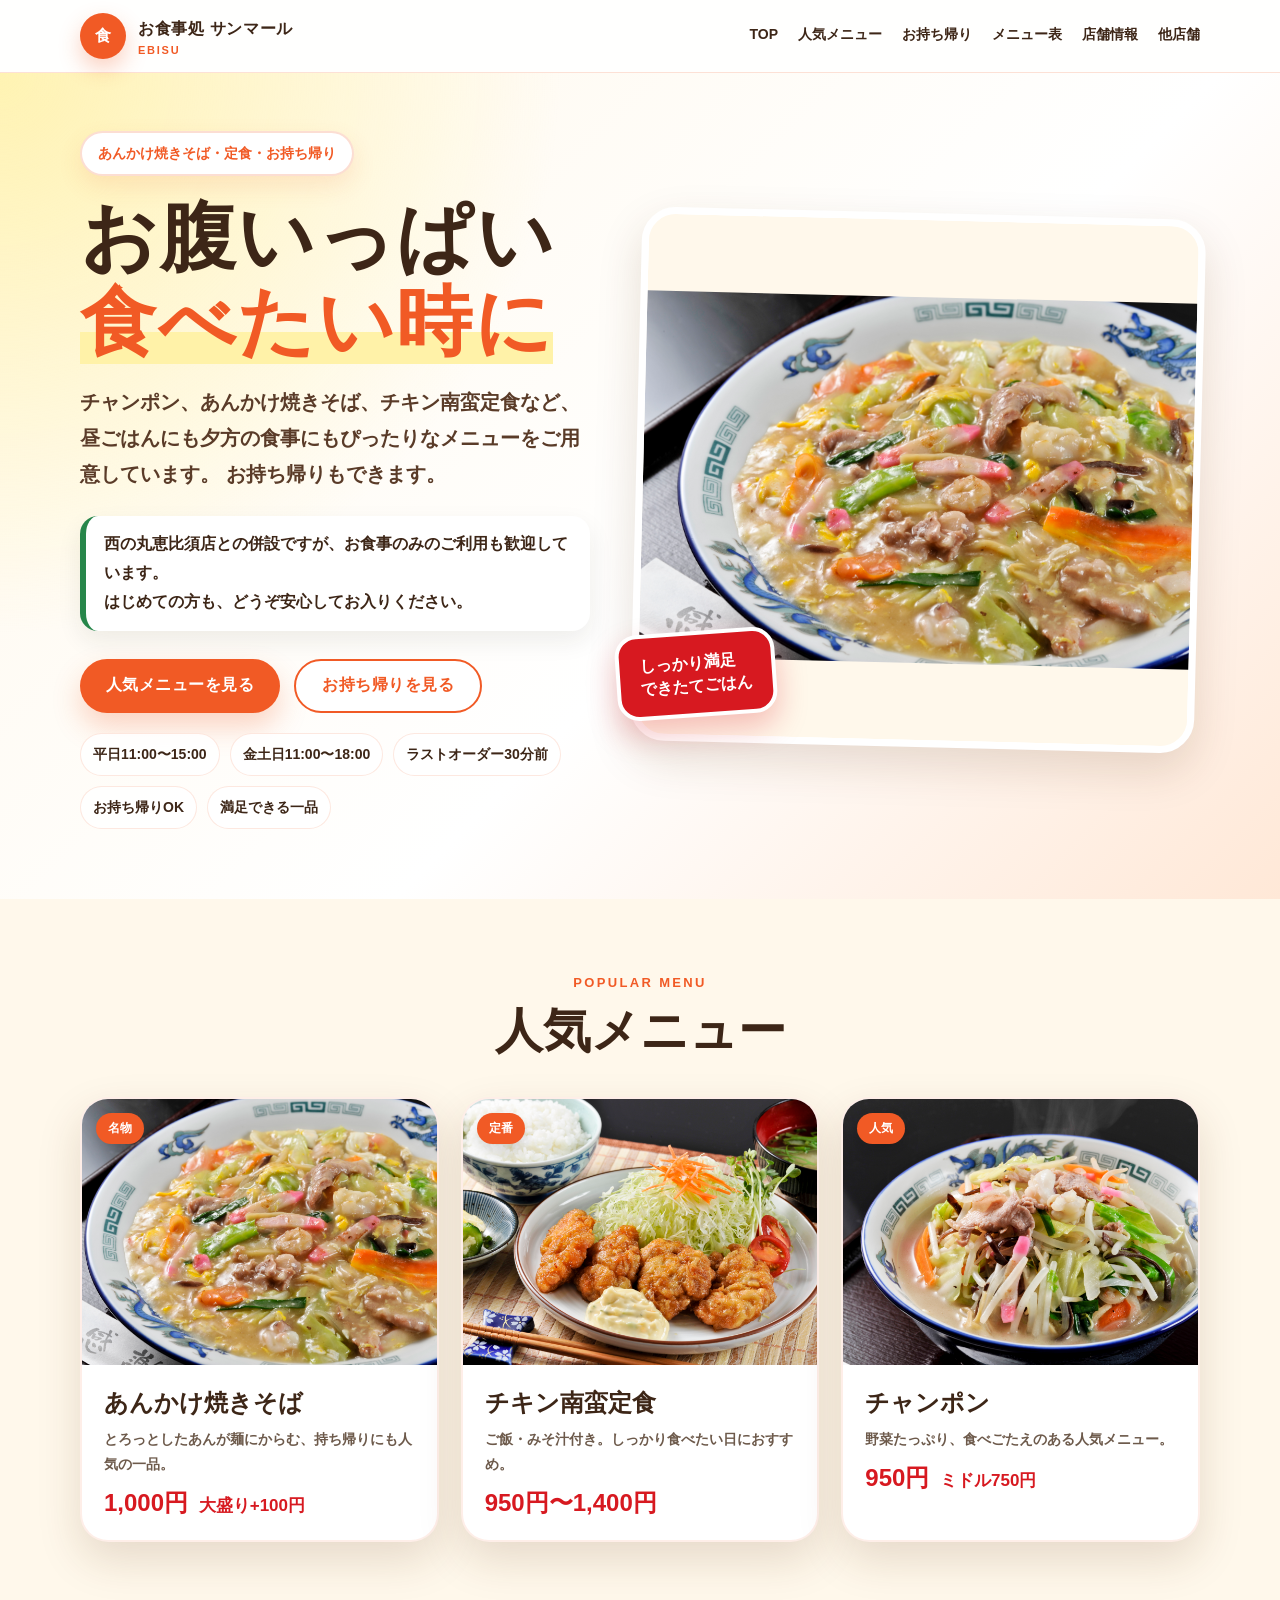
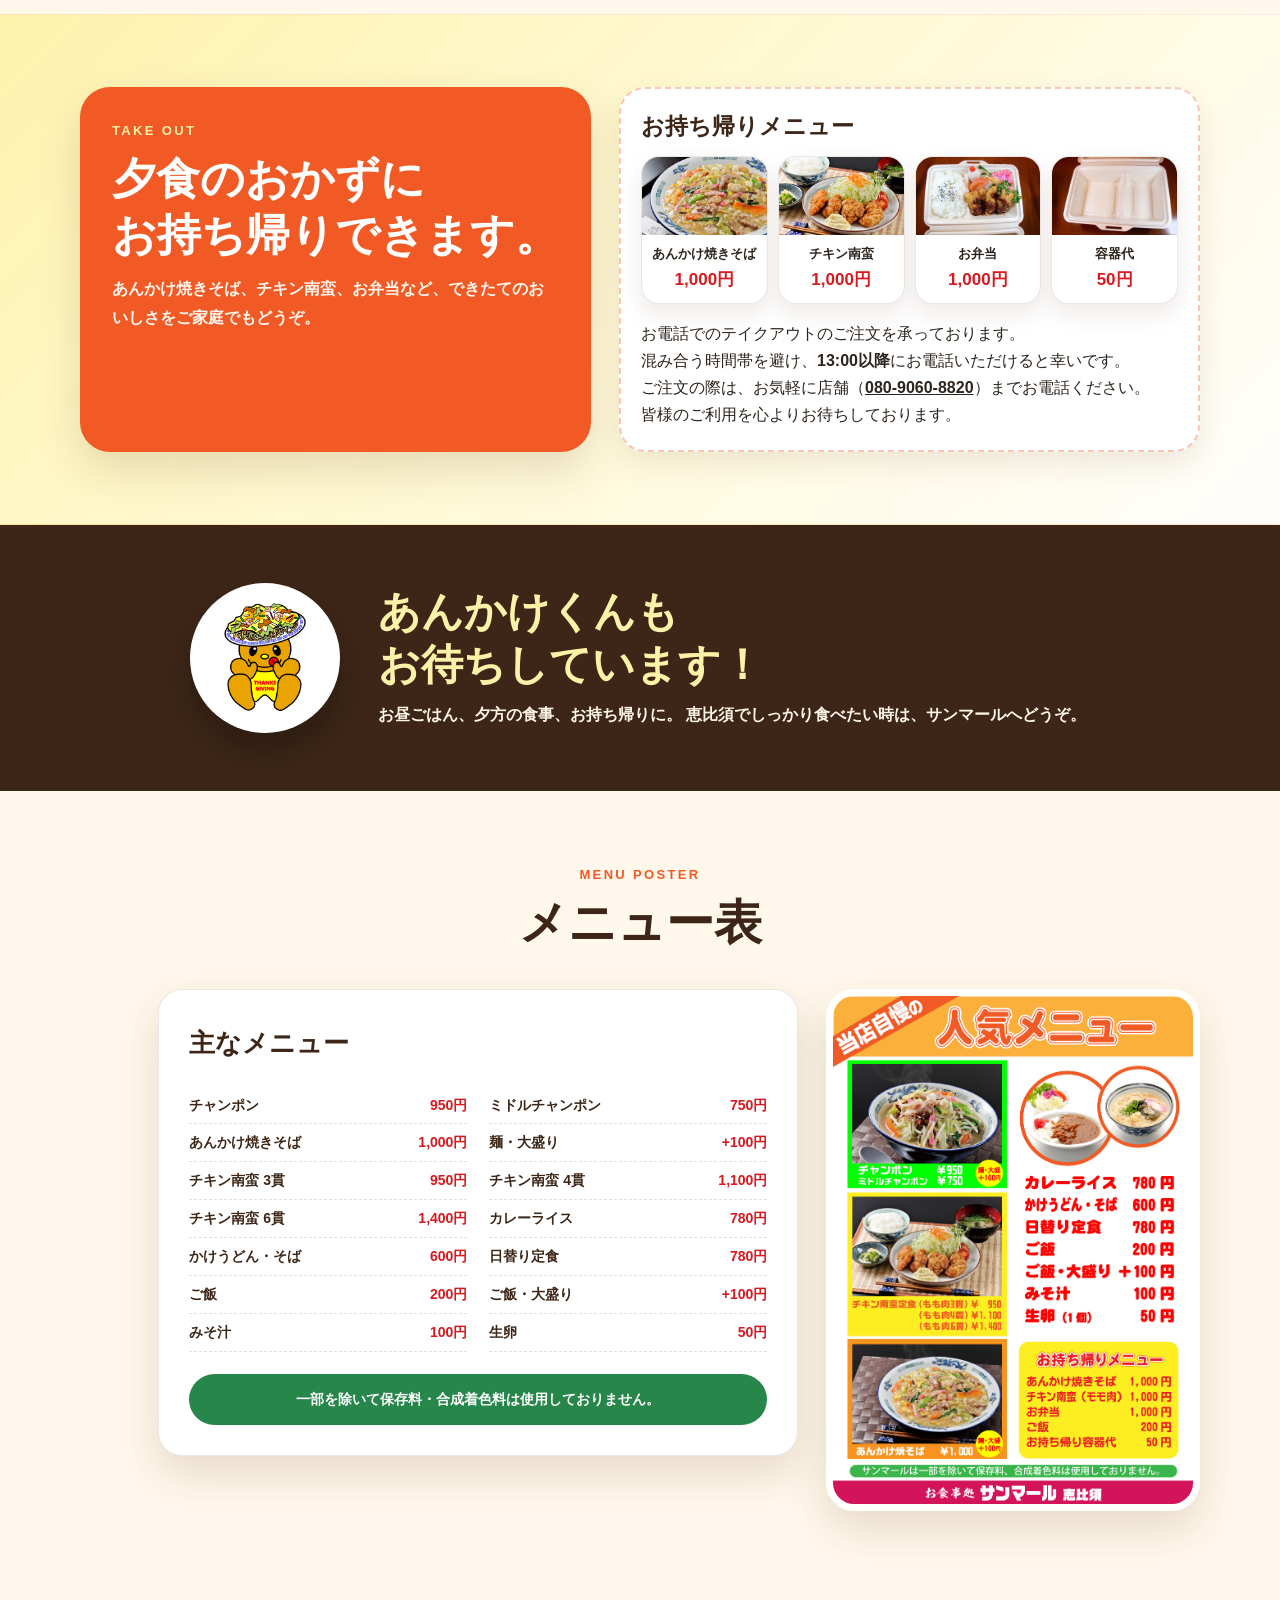
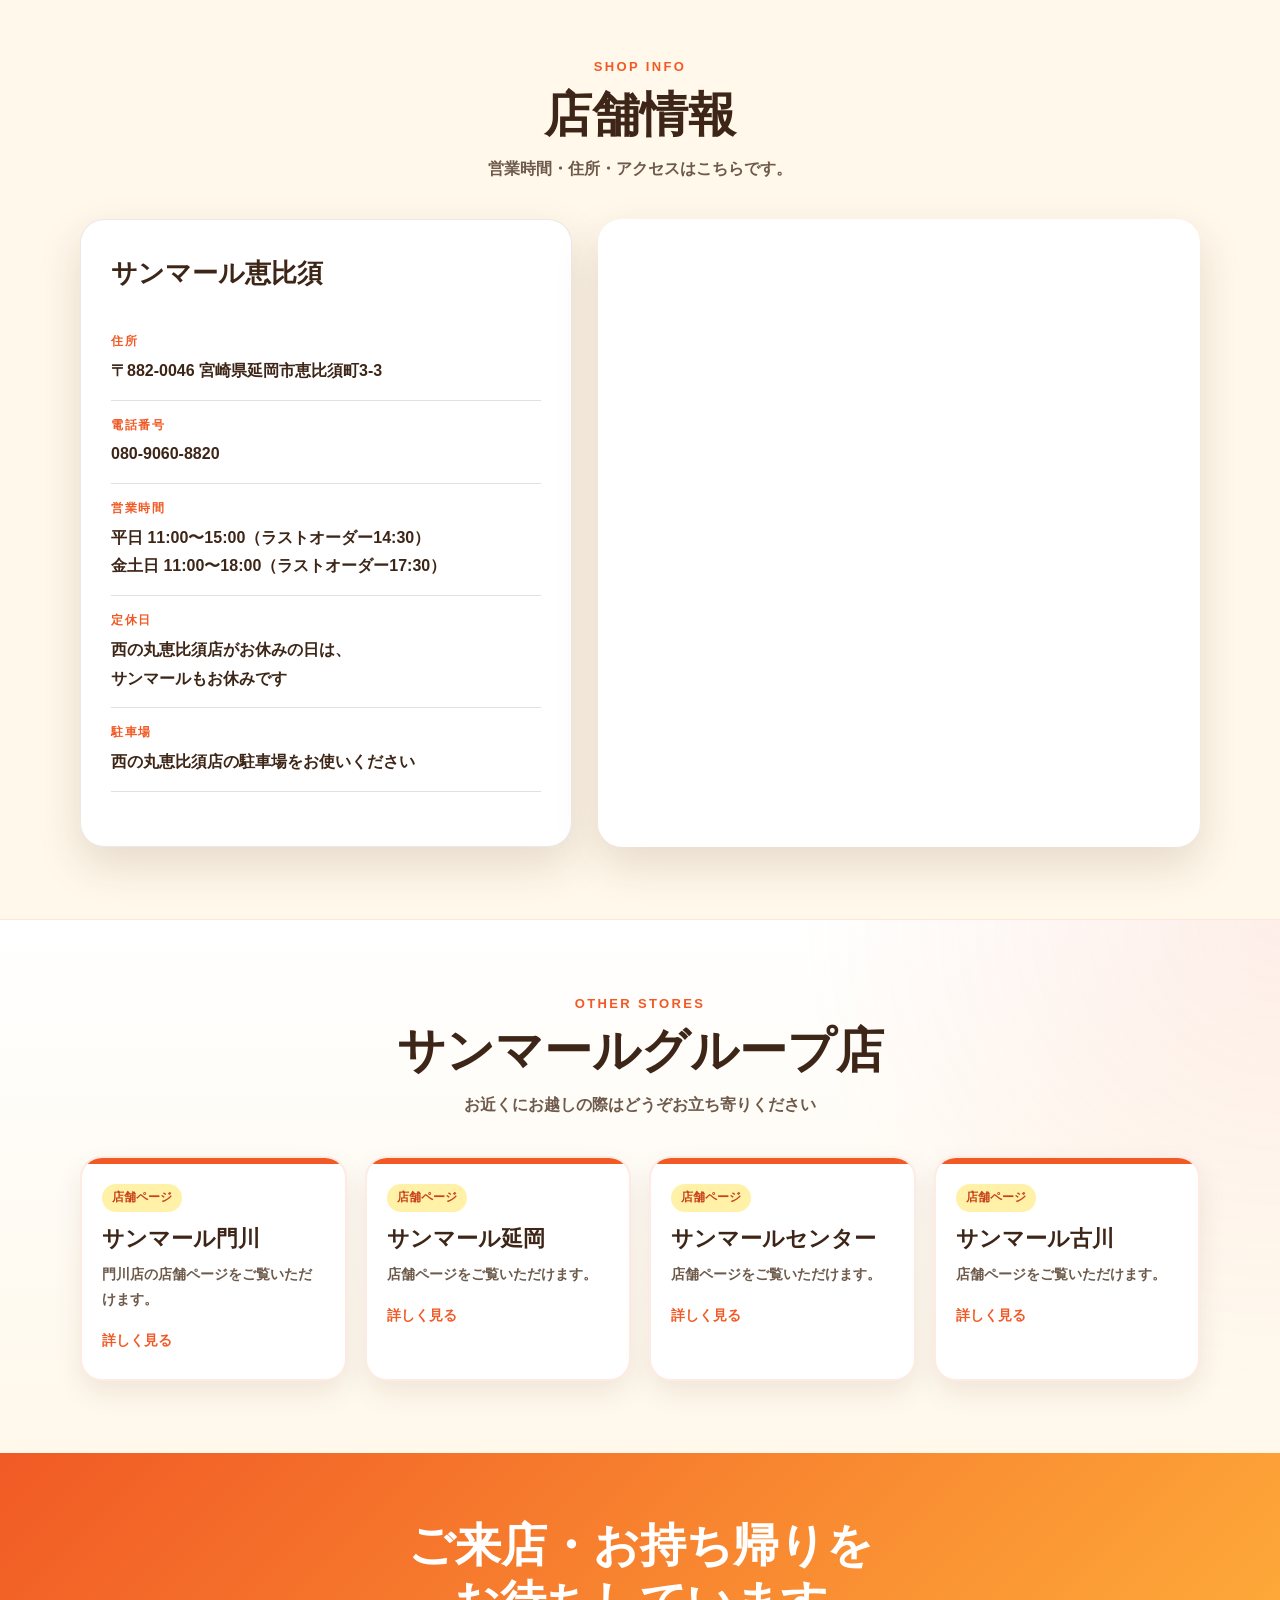
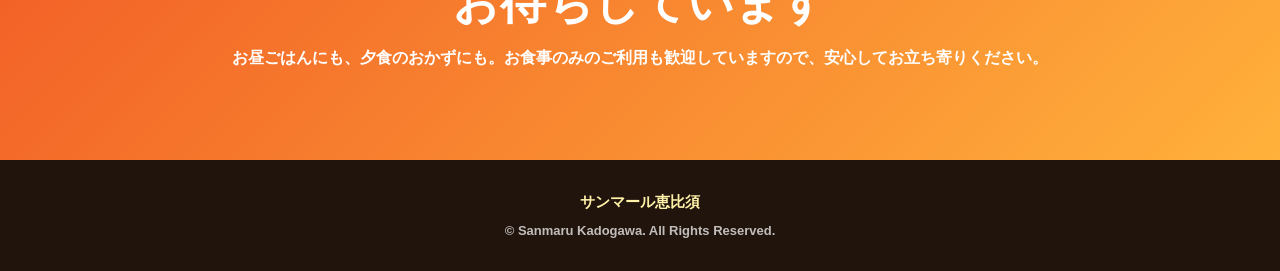
<file: ebisu.html>
<!DOCTYPE html>
<html lang="ja">
<head>
  <!-- Google tag (gtag.js) -->
  <script async src="https://www.googletagmanager.com/gtag/js?id=G-X9LEX3S0GC"></script>
  <script>
    window.dataLayer = window.dataLayer || [];
    function gtag(){dataLayer.push(arguments);}
    gtag('js', new Date());

    gtag('config', 'G-X9LEX3S0GC');
  </script>
  <meta charset="UTF-8" />
  <meta name="viewport" content="width=device-width, initial-scale=1.0" />
  <title>サンマール恵比須｜あんかけ焼きそば・定食・お持ち帰り</title>
  <meta name="description" content="お食事処 サンマール恵比須のホームページ。ちゃんぽん、あんかけ焼きそば、チキン南蛮定食など、しっかり食べたい日にうれしいメニューとお持ち帰りをご紹介します。" />

  <style>
    :root {
      --main: #f15a25;
      --main-dark: #c8431a;
      --sub: #ffb13b;
      --yellow: #fff2a8;
      --cream: #fff8eb;
      --paper: #ffffff;
      --brown: #3d2617;
      --text: #2c241d;
      --muted: #6d5a4b;
      --green: #27864a;
      --red: #d71920;
      --line: rgba(61, 38, 23, 0.14);
      --shadow: 0 18px 44px rgba(88, 46, 16, 0.15);
      --radius: 24px;
    }

    * {
      box-sizing: border-box;
      margin: 0;
      padding: 0;
    }

    html {
      scroll-behavior: smooth;
    }

    body {
      font-family: "Yu Gothic", "Hiragino Kaku Gothic ProN", Meiryo, sans-serif;
      color: var(--text);
      background: var(--cream);
      line-height: 1.8;
      overflow-x: hidden;
    }

    a {
      color: inherit;
      text-decoration: none;
    }

    img {
      display: block;
      max-width: 100%;
    }

    .site-header {
      position: sticky;
      top: 0;
      z-index: 100;
      background: rgba(255, 255, 255, 0.94);
      backdrop-filter: blur(12px);
      border-bottom: 1px solid rgba(241, 90, 37, 0.18);
    }

    .header-inner {
      width: min(1120px, calc(100% - 32px));
      margin: 0 auto;
      min-height: 72px;
      display: flex;
      align-items: center;
      justify-content: space-between;
      gap: 20px;
    }

    .logo {
      display: flex;
      align-items: center;
      gap: 12px;
      color: var(--brown);
      font-weight: 900;
      letter-spacing: 0.04em;
      white-space: nowrap;
    }

    .logo-mark {
      width: 46px;
      height: 46px;
      border-radius: 50%;
      display: grid;
      place-items: center;
      background: var(--main);
      color: #fff;
      font-weight: 900;
      box-shadow: 0 10px 22px rgba(241, 90, 37, 0.28);
    }

    .logo small {
      display: block;
      color: var(--main);
      font-size: 11px;
      letter-spacing: 0.16em;
      line-height: 1.2;
    }

    .nav {
      display: flex;
      align-items: center;
      gap: 20px;
      color: var(--brown);
      font-size: 14px;
      font-weight: 800;
    }

    .nav a {
      padding: 8px 0;
      border-bottom: 3px solid transparent;
    }

    .nav a:hover {
      color: var(--main);
      border-bottom-color: var(--main);
    }

    .nav .tel-link {
      padding: 10px 18px;
      border-radius: 999px;
      background: var(--main);
      color: #fff;
      border-bottom: none;
      box-shadow: 0 10px 24px rgba(241, 90, 37, 0.24);
    }

    .hero {
      background:
        radial-gradient(circle at top left, rgba(255, 242, 168, 0.84), transparent 35rem),
        linear-gradient(135deg, #fff8eb 0%, #ffffff 58%, #ffe8d7 100%);
      padding: 58px 0 70px;
    }

    .hero-inner {
      width: min(1120px, calc(100% - 32px));
      margin: 0 auto;
      display: grid;
      grid-template-columns: 0.95fr 1.05fr;
      align-items: center;
      gap: 46px;
    }

    .hero-copy {
      position: relative;
      z-index: 1;
    }

    .badge {
      display: inline-flex;
      align-items: center;
      gap: 8px;
      margin-bottom: 18px;
      padding: 8px 16px;
      border-radius: 999px;
      background: #fff;
      color: var(--main);
      border: 2px solid rgba(241, 90, 37, 0.20);
      font-size: 14px;
      font-weight: 900;
      box-shadow: 0 10px 24px rgba(241, 90, 37, 0.12);
    }

    .hero h1 {
      color: var(--brown);
      font-size: clamp(38px, 6vw, 76px);
      line-height: 1.12;
      letter-spacing: 0.02em;
      margin-bottom: 20px;
    }

    .hero h1 span {
      color: var(--main);
      background: linear-gradient(transparent 62%, var(--yellow) 62%);
    }

    .lead {
      color: #5a3b28;
      font-size: clamp(16px, 2vw, 20px);
      font-weight: 700;
      margin-bottom: 24px;
      max-width: 620px;
    }

    .entry-note {
      background: #fff;
      border-left: 6px solid var(--green);
      border-radius: 18px;
      padding: 14px 18px;
      color: var(--brown);
      font-weight: 900;
      box-shadow: 0 10px 24px rgba(44, 36, 29, 0.08);
      margin-bottom: 28px;
    }

    .hero-actions {
      display: flex;
      flex-wrap: wrap;
      gap: 14px;
      margin-bottom: 20px;
    }

    .btn {
      display: inline-flex;
      align-items: center;
      justify-content: center;
      min-height: 54px;
      padding: 0 26px;
      border-radius: 999px;
      font-weight: 900;
      letter-spacing: 0.03em;
      transition: 0.22s ease;
    }

    .btn:hover {
      transform: translateY(-2px);
    }

    .btn-main {
      background: var(--main);
      color: #fff;
      box-shadow: 0 14px 28px rgba(241, 90, 37, 0.25);
    }

    .btn-sub {
      background: #fff;
      color: var(--main);
      border: 2px solid var(--main);
    }

    .hero-points {
      display: flex;
      flex-wrap: wrap;
      gap: 10px;
      list-style: none;
      color: var(--brown);
      font-weight: 900;
      font-size: 14px;
    }

    .hero-points li {
      background: rgba(255, 255, 255, 0.86);
      border: 1px solid rgba(241, 90, 37, 0.14);
      padding: 8px 12px;
      border-radius: 999px;
    }

    .hero-visual {
      position: relative;
    }

    .hero-photo {
      border-radius: 34px;
      overflow: hidden;
      background: #fff;
      box-shadow: var(--shadow);
      border: 7px solid #fff;
      transform: rotate(1.4deg);
    }

    .hero-photo img {
      width: 100%;
      height: 520px;
      object-fit: contain;
      background: #fff8eb;
    }

    .hero-chip {
      position: absolute;
      left: -20px;
      bottom: 30px;
      background: var(--red);
      color: #fff;
      padding: 16px 20px;
      border-radius: 22px;
      font-weight: 900;
      line-height: 1.45;
      border: 4px solid #fff;
      box-shadow: 0 14px 30px rgba(215, 25, 32, 0.26);
      transform: rotate(-4deg);
    }

    .section {
      width: min(1120px, calc(100% - 32px));
      margin: 0 auto;
      padding: 72px 0;
    }

    .section-title {
      text-align: center;
      margin-bottom: 36px;
    }

    .section-title .en {
      display: block;
      color: var(--main);
      font-size: 13px;
      font-weight: 900;
      letter-spacing: 0.18em;
      margin-bottom: 6px;
    }

    .section-title h2 {
      color: var(--brown);
      font-size: clamp(30px, 4vw, 48px);
      line-height: 1.25;
    }

    .section-title p {
      color: var(--muted);
      font-weight: 700;
      margin-top: 10px;
    }

    .menu-grid {
      display: grid;
      grid-template-columns: repeat(3, 1fr);
      gap: 22px;
    }

    .menu-card {
      background: #fff;
      border-radius: 28px;
      overflow: hidden;
      box-shadow: var(--shadow);
      border: 2px solid rgba(241, 90, 37, 0.10);
      transition: 0.22s ease;
    }

    .menu-card:hover {
      transform: translateY(-5px);
    }

    .menu-photo {
      position: relative;
      aspect-ratio: 4 / 3;
      background: #f2dfca;
      overflow: hidden;
    }

    .menu-photo img {
      width: 100%;
      height: 100%;
      object-fit: cover;
    }

    .menu-tag {
      position: absolute;
      top: 14px;
      left: 14px;
      background: var(--main);
      color: #fff;
      border-radius: 999px;
      padding: 5px 12px;
      font-size: 12px;
      font-weight: 900;
      box-shadow: 0 8px 16px rgba(0, 0, 0, 0.14);
    }

    .menu-card-body {
      padding: 22px;
    }

    .menu-card-body h3 {
      color: var(--brown);
      font-size: 24px;
      line-height: 1.35;
      margin-bottom: 8px;
    }

    .menu-card-body p {
      color: var(--muted);
      font-size: 14px;
      font-weight: 700;
      margin-bottom: 12px;
    }

    .price {
      color: var(--red);
      font-size: 24px;
      font-weight: 900;
      line-height: 1.2;
      white-space: nowrap;
    }

    .price-note {
      display: inline-block;
      margin-left: 4px;
      font-size: 17px;
      line-height: 1.2;
      white-space: nowrap;
    }

    .takeout-section {
      background:
        linear-gradient(135deg, rgba(255, 242, 168, 0.92), rgba(255, 255, 255, 0.96)),
        radial-gradient(circle at bottom right, rgba(241, 90, 37, 0.18), transparent 28rem);
      border-top: 1px solid rgba(241, 90, 37, 0.12);
      border-bottom: 1px solid rgba(241, 90, 37, 0.12);
    }

    .takeout-wrap {
      width: min(1120px, calc(100% - 32px));
      margin: 0 auto;
      padding: 72px 0;
    }

    .takeout-head {
      display: grid;
      grid-template-columns: 0.9fr 1.1fr;
      gap: 28px;
      align-items: stretch;
    }

    .takeout-message {
      background: var(--main);
      color: #fff;
      padding: 32px;
      border-radius: 30px;
      box-shadow: var(--shadow);
    }

    .takeout-message .en {
      font-weight: 900;
      letter-spacing: 0.18em;
      font-size: 13px;
      color: var(--yellow);
    }

    .takeout-message h2 {
      font-size: clamp(32px, 3.6vw, 44px);
      line-height: 1.28;
      margin: 8px 0 12px;
    }

    .takeout-message p {
      font-weight: 800;
      color: #fff7ef;
    }

    .nobr {
      white-space: nowrap;
    }

    .takeout-menu-panel {
      background: #fff;
      border-radius: 26px;
      padding: 22px 20px;
      box-shadow: 0 12px 30px rgba(88, 46, 16, 0.10);
      border: 2px dashed rgba(241, 90, 37, 0.34);
      display: flex;
      flex-direction: column;
      justify-content: center;
    }

    .takeout-menu-title {
      color: var(--brown);
      font-size: 23px;
      margin-bottom: 14px;
      line-height: 1.35;
    }

    .takeout-grid {
      display: grid;
      grid-template-columns: repeat(4, 1fr);
      gap: 10px;
    }

    .takeout-order {
      margin: 16px 0 0;
      line-height: 1.7;
    }

    .takeout-order a {
      font-weight: 800;
      text-decoration: underline;
    }

    .takeout-card {
      background: #fff;
      border-radius: 18px;
      overflow: hidden;
      box-shadow: 0 10px 22px rgba(88, 46, 16, 0.10);
      border: 1px solid rgba(61, 38, 23, 0.10);
    }

    .takeout-card img {
      width: 100%;
      aspect-ratio: 4 / 3;
      object-fit: cover;
      background: #f2dfca;
    }

    .takeout-card-body {
      padding: 16px;
      text-align: center;
      font-weight: 900;
    }

    .takeout-card-body span {
      display: block;
      color: var(--red);
      font-size: 20px;
      margin-top: 4px;
    }

    .takeout-menu-panel .takeout-card img {
      aspect-ratio: 16 / 10;
    }

    .takeout-menu-panel .takeout-card-body {
      padding: 10px 6px;
      font-size: 13px;
      line-height: 1.45;
    }

    .takeout-menu-panel .takeout-card-body span {
      font-size: 17px;
    }

    .first-guide {
      display: grid;
      grid-template-columns: 1fr 1fr 1fr;
      gap: 20px;
    }

    .guide-card {
      background: #fff;
      border-radius: var(--radius);
      padding: 26px;
      border: 2px solid rgba(241, 90, 37, 0.12);
      box-shadow: 0 12px 28px rgba(88, 46, 16, 0.09);
    }

    .guide-icon {
      width: 50px;
      height: 50px;
      border-radius: 50%;
      display: grid;
      place-items: center;
      background: var(--yellow);
      color: var(--main-dark);
      font-size: 24px;
      margin-bottom: 12px;
    }

    .guide-card h3 {
      color: var(--brown);
      font-size: 21px;
      margin-bottom: 8px;
    }

    .guide-card p {
      color: var(--muted);
      font-weight: 700;
      font-size: 14px;
    }

    .poster-wrap {
      display: grid;
      grid-template-columns: minmax(600px, 1fr) minmax(300px, 0.52fr);
      gap: 28px;
      align-items: start;
      justify-content: center;
    }

    .poster-text,
    .info-card,
    .mascot-card {
      background: #fff;
      border-radius: var(--radius);
      padding: 30px;
      box-shadow: var(--shadow);
      border: 1px solid rgba(61, 38, 23, 0.10);
    }

    .poster-text {
      width: 100%;
      max-width: 640px;
      justify-self: end;
      min-height: 430px;
      display: flex;
      flex-direction: column;
      justify-content: center;
    }

    .poster-text h3,
    .info-card h3,
    .mascot-card h3 {
      color: var(--brown);
      font-size: 26px;
      margin-bottom: 20px;
    }

    .menu-list {
      display: grid;
      grid-template-columns: repeat(2, minmax(0, 1fr));
      column-gap: 22px;
      list-style: none;
    }

    .menu-list li {
      display: flex;
      justify-content: space-between;
      align-items: baseline;
      gap: 10px;
      min-width: 0;
      padding: 9px 0;
      border-bottom: 1px dashed var(--line);
      color: var(--brown);
      font-size: 14px;
      font-weight: 900;
      line-height: 1.35;
    }

    .menu-list li span:first-child {
      min-width: 0;
    }

    .menu-list li span:last-child {
      color: var(--red);
      white-space: nowrap;
    }

    .notice {
      margin-top: 22px;
      background: var(--green);
      color: #fff;
      border-radius: 999px;
      padding: 13px 16px;
      font-size: 14px;
      font-weight: 900;
      text-align: center;
    }

    .photo-panel {
      background: #fff;
      border-radius: 28px;
      overflow: hidden;
      box-shadow: var(--shadow);
      border: 7px solid #fff;
      width: 100%;
      max-width: 380px;
      justify-self: start;
    }

    .photo-panel img {
      width: 100%;
      height: auto;
    }


    .stores-section {
      background:
        radial-gradient(circle at top right, rgba(241, 90, 37, 0.10), transparent 30rem),
        linear-gradient(180deg, #ffffff 0%, var(--cream) 100%);
      border-top: 1px solid rgba(241, 90, 37, 0.10);
    }

    .store-grid {
      display: grid;
      grid-template-columns: repeat(4, 1fr);
      gap: 18px;
    }

    .store-card {
      background: #fff;
      border-radius: 22px;
      padding: 24px 20px;
      border: 2px solid rgba(241, 90, 37, 0.12);
      box-shadow: 0 12px 28px rgba(88, 46, 16, 0.09);
      transition: 0.22s ease;
      position: relative;
      overflow: hidden;
    }

    .store-card::before {
      content: "";
      position: absolute;
      inset: 0 0 auto 0;
      height: 6px;
      background: var(--main);
    }

    .store-card:hover {
      transform: translateY(-4px);
      box-shadow: 0 18px 38px rgba(88, 46, 16, 0.14);
    }

    .store-card .store-label {
      display: inline-flex;
      align-items: center;
      justify-content: center;
      min-height: 28px;
      padding: 0 10px;
      border-radius: 999px;
      background: var(--yellow);
      color: var(--main-dark);
      font-size: 12px;
      font-weight: 900;
      margin-bottom: 12px;
    }

    .store-card h3 {
      color: var(--brown);
      font-size: 22px;
      line-height: 1.35;
      margin-bottom: 8px;
    }

    .store-card p {
      color: var(--muted);
      font-size: 14px;
      font-weight: 700;
      margin-bottom: 14px;
    }

    .store-card .store-link-text {
      color: var(--main);
      font-weight: 900;
      font-size: 14px;
    }


    .mascot-area {
      background: var(--brown);
      color: #fff;
    }

    .mascot-inner {
      width: min(900px, calc(100% - 32px));
      margin: 0 auto;
      padding: 58px 0;
      display: grid;
      grid-template-columns: 160px 1fr;
      gap: 28px;
      align-items: center;
    }

    .mascot-img {
      width: 150px;
      height: 150px;
      border-radius: 50%;
      object-fit: contain;
      background: #fff;
      padding: 12px;
      box-shadow: 0 18px 34px rgba(0, 0, 0, 0.26);
    }

    .mascot-area h2 {
      color: var(--yellow);
      font-size: clamp(28px, 4vw, 42px);
      line-height: 1.25;
      margin-bottom: 10px;
    }

    .mascot-area p {
      color: #fff5e8;
      font-weight: 800;
    }

    .info {
      display: grid;
      grid-template-columns: 0.9fr 1.1fr;
      gap: 26px;
      align-items: stretch;
    }

    .info-row {
      padding: 14px 0;
      border-bottom: 1px solid var(--line);
    }

    .info-row strong {
      display: block;
      color: var(--main);
      font-size: 12px;
      letter-spacing: 0.14em;
      margin-bottom: 4px;
    }

    .info-row span,
    .info-row a {
      font-weight: 800;
      color: var(--brown);
    }

    .map-box {
      min-height: 380px;
      border-radius: var(--radius);
      overflow: hidden;
      box-shadow: var(--shadow);
      border: 7px solid #fff;
      background: #fff;
    }

    .map-box iframe {
      width: 100%;
      height: 100%;
      min-height: 380px;
      border: 0;
      display: block;
    }
.cta {
      background: linear-gradient(135deg, var(--main), var(--sub));
      color: #fff;
      text-align: center;
      padding: 64px 20px;
    }

    .cta h2 {
      font-size: clamp(30px, 4vw, 46px);
      line-height: 1.25;
      margin-bottom: 12px;
    }

    .cta p {
      font-weight: 800;
      margin-bottom: 24px;
    }

    .cta .tel {
      display: inline-flex;
      align-items: center;
      justify-content: center;
      min-height: 58px;
      padding: 0 30px;
      border-radius: 999px;
      background: #fff;
      color: var(--main);
      font-size: 24px;
      font-weight: 900;
      box-shadow: 0 14px 30px rgba(0, 0, 0, 0.16);
    }

    .site-footer {
      background: #21140c;
      color: rgba(255, 255, 255, 0.72);
      text-align: center;
      padding: 28px 20px;
      font-size: 13px;
      font-weight: 700;
    }

    .site-footer strong {
      display: block;
      color: #fff2a8;
      font-size: 15px;
      margin-bottom: 4px;
    }

    @media (max-width: 960px) {
      .nav {
        display: none;
      }

      .hero-inner,
      .takeout-head,
      .poster-wrap,
      .info,
      .mascot-inner {
        grid-template-columns: 1fr;
      }

      .poster-text,
      .photo-panel {
        max-width: 560px;
        justify-self: center;
      }

      .hero {
        padding-top: 42px;
      }

      .hero-photo {
        transform: none;
      }

      .hero-photo img {
        height: 380px;
      }

      .hero-chip {
        left: 14px;
        bottom: 14px;
      }

      .menu-grid,
      .first-guide {
        grid-template-columns: 1fr;
      }

      .store-grid {
        grid-template-columns: repeat(2, 1fr);
      }

      .takeout-grid {
        grid-template-columns: repeat(2, 1fr);
      }

      .mascot-img {
        justify-self: center;
      }

      .mascot-area {
        text-align: center;
      }
    }

    @media (min-width: 561px) and (max-width: 960px) {
      .poster-wrap {
        grid-template-columns: minmax(0, 1fr) minmax(220px, 0.48fr);
        gap: 22px;
      }

      .poster-text,
      .photo-panel {
        max-width: none;
      }

      .poster-text {
        padding: 24px;
      }

      .menu-list {
        grid-template-columns: repeat(2, minmax(0, 1fr));
        column-gap: 18px;
      }

      .menu-list li {
        font-size: 13px;
        gap: 8px;
        padding: 8px 0;
      }

      .notice {
        font-size: 12px;
        padding: 10px 12px;
      }
    }
    @media (max-width: 560px) {
      .header-inner,
      .hero-inner,
      .section,
      .takeout-wrap,
      .mascot-inner {
        width: min(100% - 22px, 1120px);
      }

      .site-header {
        position: static;
      }

      .logo {
        font-size: 14px;
      }

      .logo-mark {
        width: 40px;
        height: 40px;
      }

      .hero h1 {
        font-size: 38px;
      }

      .hero-photo img {
        height: 300px;
      }

      .btn,
      .cta .tel {
        width: 100%;
      }

      .takeout-grid {
        grid-template-columns: 1fr;
      }

      .store-grid {
        grid-template-columns: 1fr;
      }

      .takeout-message,
      .poster-text,
      .info-card {
        padding: 24px;
      }

      .photo-panel {
        max-width: 100%;
      }

      .nobr {
        white-space: normal;
      }

      .menu-list {
        grid-template-columns: 1fr;
      }

      .menu-list li {
        align-items: flex-start;
        font-size: 14px;
      }
}
  </style>
</head>
<body>
  <header class="site-header">
    <div class="header-inner">
      <a href="index.html" class="logo" aria-label="サンマールTOPページ">
        <span class="logo-mark">食</span>
        <span>
          お食事処 サンマール
          <small>EBISU</small>
        </span>
      </a>

      <nav class="nav">
        <a href="index.html" class="top-link">TOP</a>
        <a href="#menu">人気メニュー</a>
        <a href="#takeout">お持ち帰り</a>
        <a href="#poster">メニュー表</a>
        <a href="#access">店舗情報</a>
        <a href="#stores">他店舗</a>
      </nav>
    </div>
  </header>

  <main id="top">
    <section class="hero">
      <div class="hero-inner">
        <div class="hero-copy">
          <div class="badge">あんかけ焼きそば・定食・お持ち帰り</div>
          <h1>お腹いっぱい<br><span>食べたい時に</span></h1>
          <p class="lead">
            チャンポン、あんかけ焼きそば、チキン南蛮定食など、
            昼ごはんにも夕方の食事にもぴったりなメニューをご用意しています。
            お持ち帰りもできます。
          </p>


          <div class="entry-note">
            西の丸恵比須店との併設ですが、お食事のみのご利用も歓迎しています。<br>
            はじめての方も、どうぞ安心してお入りください。
          </div>
          <div class="hero-actions">
            <a href="#menu" class="btn btn-main">人気メニューを見る</a>
            <a href="#takeout" class="btn btn-sub">お持ち帰りを見る</a>
          </div>

          <ul class="hero-points">
            <li>平日11:00〜15:00</li><li>金土日11:00〜18:00</li><li>ラストオーダー30分前</li>
            <li>お持ち帰りOK</li>
            <li>満足できる一品</li>
          </ul>
        </div>

        <div class="hero-visual">
          <div class="hero-photo">
            <img src="images/131204_440.jpg" alt="チキン南蛮定食" />
          </div>
          <div class="hero-chip">しっかり満足<br>できたてごはん</div>
        </div>
      </div>
    </section>

    <section class="section" id="menu">
      <div class="section-title">
        <span class="en">POPULAR MENU</span>
        <h2>人気メニュー</h2>
      </div>

      <div class="menu-grid">
        <article class="menu-card">
          <div class="menu-photo">
            <img src="images/131204_440.jpg" alt="あんかけ焼きそば" />
            <span class="menu-tag">名物</span>
          </div>
          <div class="menu-card-body">
            <h3>あんかけ焼きそば</h3>
            <p>とろっとしたあんが麺にからむ、持ち帰りにも人気の一品。</p>
            <div class="price">1,000円 <span class="price-note">大盛り+100円</span></div>
          </div>
        </article>

        <article class="menu-card">
          <div class="menu-photo">
            <img src="images/131204_396.jpg" alt="チキン南蛮定食" />
            <span class="menu-tag">定番</span>
          </div>
          <div class="menu-card-body">
            <h3>チキン南蛮定食</h3>
            <p>ご飯・みそ汁付き。しっかり食べたい日におすすめ。</p>
            <div class="price">950円〜1,400円</div>
          </div>
        </article>

        <article class="menu-card">
          <div class="menu-photo">
            <img src="images/131204_443.jpg" alt="チャンポン" />
            <span class="menu-tag">人気</span>
          </div>
          <div class="menu-card-body">
            <h3>チャンポン</h3>
            <p>野菜たっぷり、食べごたえのある人気メニュー。</p>
            <div class="price">950円 <span class="price-note">ミドル750円</span></div>
          </div>
        </article>
      </div>
    </section>

    <section class="takeout-section" id="takeout">
      <div class="takeout-wrap">
        <div class="takeout-head">
          <div class="takeout-message">
            <div class="en">TAKE OUT</div>
            <h2><span class="nobr">夕食のおかずに</span><br><span class="nobr">お持ち帰りできます。</span></h2>
            <p>あんかけ焼きそば、チキン南蛮、お弁当など、できたてのおいしさをご家庭でもどうぞ。</p>
          </div>

          <div class="takeout-menu-panel">
            <h3 class="takeout-menu-title">お持ち帰りメニュー</h3>
            <div class="takeout-grid">
              <article class="takeout-card">
                <img src="images/131204_440.jpg" alt="あんかけ焼きそば" />
                <div class="takeout-card-body">あんかけ焼きそば<span>1,000円</span></div>
              </article>
              <article class="takeout-card">
                <img src="images/131204_396.jpg" alt="チキン南蛮" />
                <div class="takeout-card-body">チキン南蛮<span>1,000円</span></div>
              </article>
              <article class="takeout-card">
                <img src="images/IMG_4822.JPG" alt="お弁当" />
                <div class="takeout-card-body">お弁当<span>1,000円</span></div>
              </article>
              <article class="takeout-card">
                <img src="images/弁当箱.jpg" alt="お持ち帰り容器" />
                <div class="takeout-card-body">容器代<span>50円</span></div>
              </article>
            </div>
            <p class="takeout-order">
              お電話でのテイクアウトのご注文を承っております。<br>
              混み合う時間帯を避け、<strong>13:00以降</strong>にお電話いただけると幸いです。<br>
              ご注文の際は、お気軽に店舗（<a href="tel:08090608820">080-9060-8820</a>）までお電話ください。<br>
              皆様のご利用を心よりお待ちしております。
            </p>
          </div>
        </div>
      </div>
    </section>

    <section class="mascot-area">
      <div class="mascot-inner">
        <img class="mascot-img" src="images/あんかけくん2021.jpg" alt="あんかけくん" />
        <div>
          <h2>あんかけくんも<br>お待ちしています！</h2>
          <p>
            お昼ごはん、夕方の食事、お持ち帰りに。
            恵比須でしっかり食べたい時は、サンマールへどうぞ。
          </p>
        </div>
      </div>
    </section>

    <section class="section" id="poster">
      <div class="section-title">
        <span class="en">MENU POSTER</span>
        <h2>メニュー表</h2>
      </div>

      <div class="poster-wrap">
        <div class="poster-text">
          <h3>主なメニュー</h3>
          <ul class="menu-list">
            <li><span>チャンポン</span><span>950円</span></li>
            <li><span>ミドルチャンポン</span><span>750円</span></li>
            <li><span>あんかけ焼きそば</span><span>1,000円</span></li>
            <li><span>麺・大盛り</span><span>+100円</span></li>
            <li><span>チキン南蛮 3貫</span><span>950円</span></li>
            <li><span>チキン南蛮 4貫</span><span>1,100円</span></li>
            <li><span>チキン南蛮 6貫</span><span>1,400円</span></li>
            <li><span>カレーライス</span><span>780円</span></li>
            <li><span>かけうどん・そば</span><span>600円</span></li>
            <li><span>日替り定食</span><span>780円</span></li>
            <li><span>ご飯</span><span>200円</span></li>
            <li><span>ご飯・大盛り</span><span>+100円</span></li>
            <li><span>みそ汁</span><span>100円</span></li>
            <li><span>生卵</span><span>50円</span></li>
          </ul>
          <div class="notice">一部を除いて保存料・合成着色料は使用しておりません。</div>
        </div>

        <div class="photo-panel">
          <img src="images/メニュー_恵比須.jpg" alt="サンマール恵比須のメニュー表" />
        </div>
      </div>
    </section>

    <section class="section" id="access">
      <div class="section-title">
        <span class="en">SHOP INFO</span>
        <h2>店舗情報</h2>
        <p>営業時間・住所・アクセスはこちらです。</p>
      </div>

      <div class="info">
        <div class="info-card">
          <h3>サンマール恵比須</h3>
          <div class="info-row"><strong>住所</strong><span>〒882-0046 宮崎県延岡市恵比須町3-3</span></div>
          <div class="info-row"><strong>電話番号</strong><span><a href="tel:08090608820">080-9060-8820</a></span></div>
          <div class="info-row"><strong>営業時間</strong><span>平日 11:00〜15:00（ラストオーダー14:30）<br>金土日 11:00〜18:00（ラストオーダー17:30）</span></div>
          <div class="info-row"><strong>定休日</strong><span>西の丸恵比須店がお休みの日は、<br>サンマールもお休みです</span></div>
          <div class="info-row"><strong>駐車場</strong><span>西の丸恵比須店の駐車場をお使いください</span></div>
          <div style="margin-top: 24px;">
          </div>
        </div>

        <div class="map-box">
          <iframe src="https://www.google.com/maps?q=%E3%82%B5%E3%83%B3%E3%83%9E%E3%83%BC%E3%83%AB%E6%81%B5%E6%AF%94%E9%A0%88%20%E5%AE%AE%E5%B4%8E%E7%9C%8C%E5%BB%B6%E5%B2%A1%E5%B8%82%E6%81%B5%E6%AF%94%E9%A0%88%E7%94%BA3-3&output=embed" allowfullscreen="" loading="lazy" referrerpolicy="no-referrer-when-downgrade"></iframe>
        </div>
        </div>
      </div>
    </section>

    <section class="stores-section" id="stores">
      <div class="section">
        <div class="section-title">
          <span class="en">OTHER STORES</span>
          <h2>サンマールグループ店</h2>
          <p>お近くにお越しの際はどうぞお立ち寄りください</p>
        </div>

        <div class="store-grid">
          <a class="store-card" href="kadogawa.html" aria-label="お食事処 サンマール 門川の店舗ページ"><span class="store-label">店舗ページ</span><h3>サンマール門川</h3><p>門川店の店舗ページをご覧いただけます。</p><span class="store-link-text">詳しく見る</span></a>
          <a class="store-card" href="nobeoka.html" aria-label="サンマール延岡の店舗ページ"><span class="store-label">店舗ページ</span><h3>サンマール延岡</h3><p>店舗ページをご覧いただけます。</p><span class="store-link-text">詳しく見る</span></a>

          <a class="store-card" href="center.html" aria-label="サンマールセンターの店舗ページ"><span class="store-label">店舗ページ</span><h3>サンマールセンター</h3><p>店舗ページをご覧いただけます。</p><span class="store-link-text">詳しく見る</span></a>

          <a class="store-card" href="furukawa.html" aria-label="サンマール古川の店舗ページ"><span class="store-label">店舗ページ</span><h3>サンマール古川</h3><p>店舗ページをご覧いただけます。</p><span class="store-link-text">詳しく見る</span></a>
        </div>
      </div>
    </section>

    <section class="cta">
      <h2>ご来店・お持ち帰りを<br>お待ちしています</h2>
      <p>お昼ごはんにも、夕食のおかずにも。お食事のみのご利用も歓迎していますので、安心してお立ち寄りください。</p>
    </section>
  </main>

  <footer class="site-footer">
    <strong>サンマール恵比須</strong>
    © Sanmaru Kadogawa. All Rights Reserved.
  </footer>
  <script src="analytics.js" defer></script>
</body>
</html>
</file>
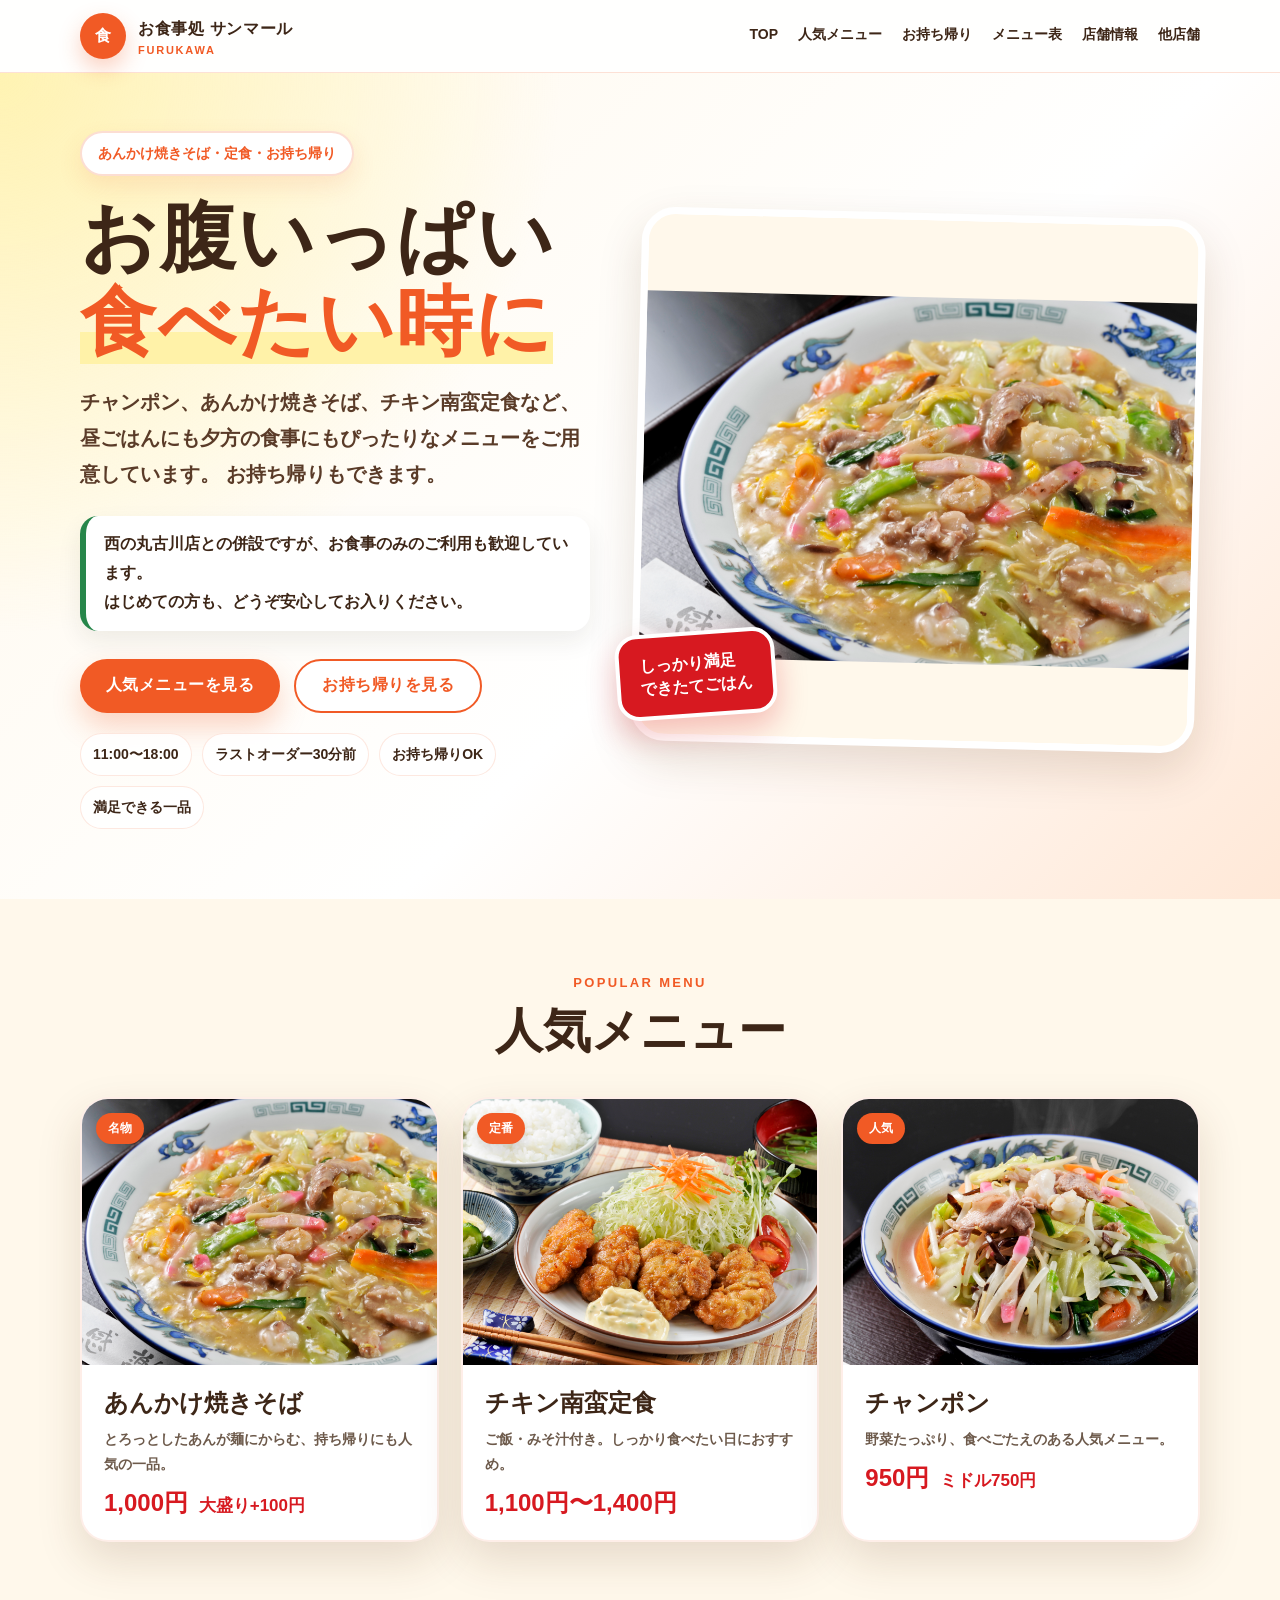
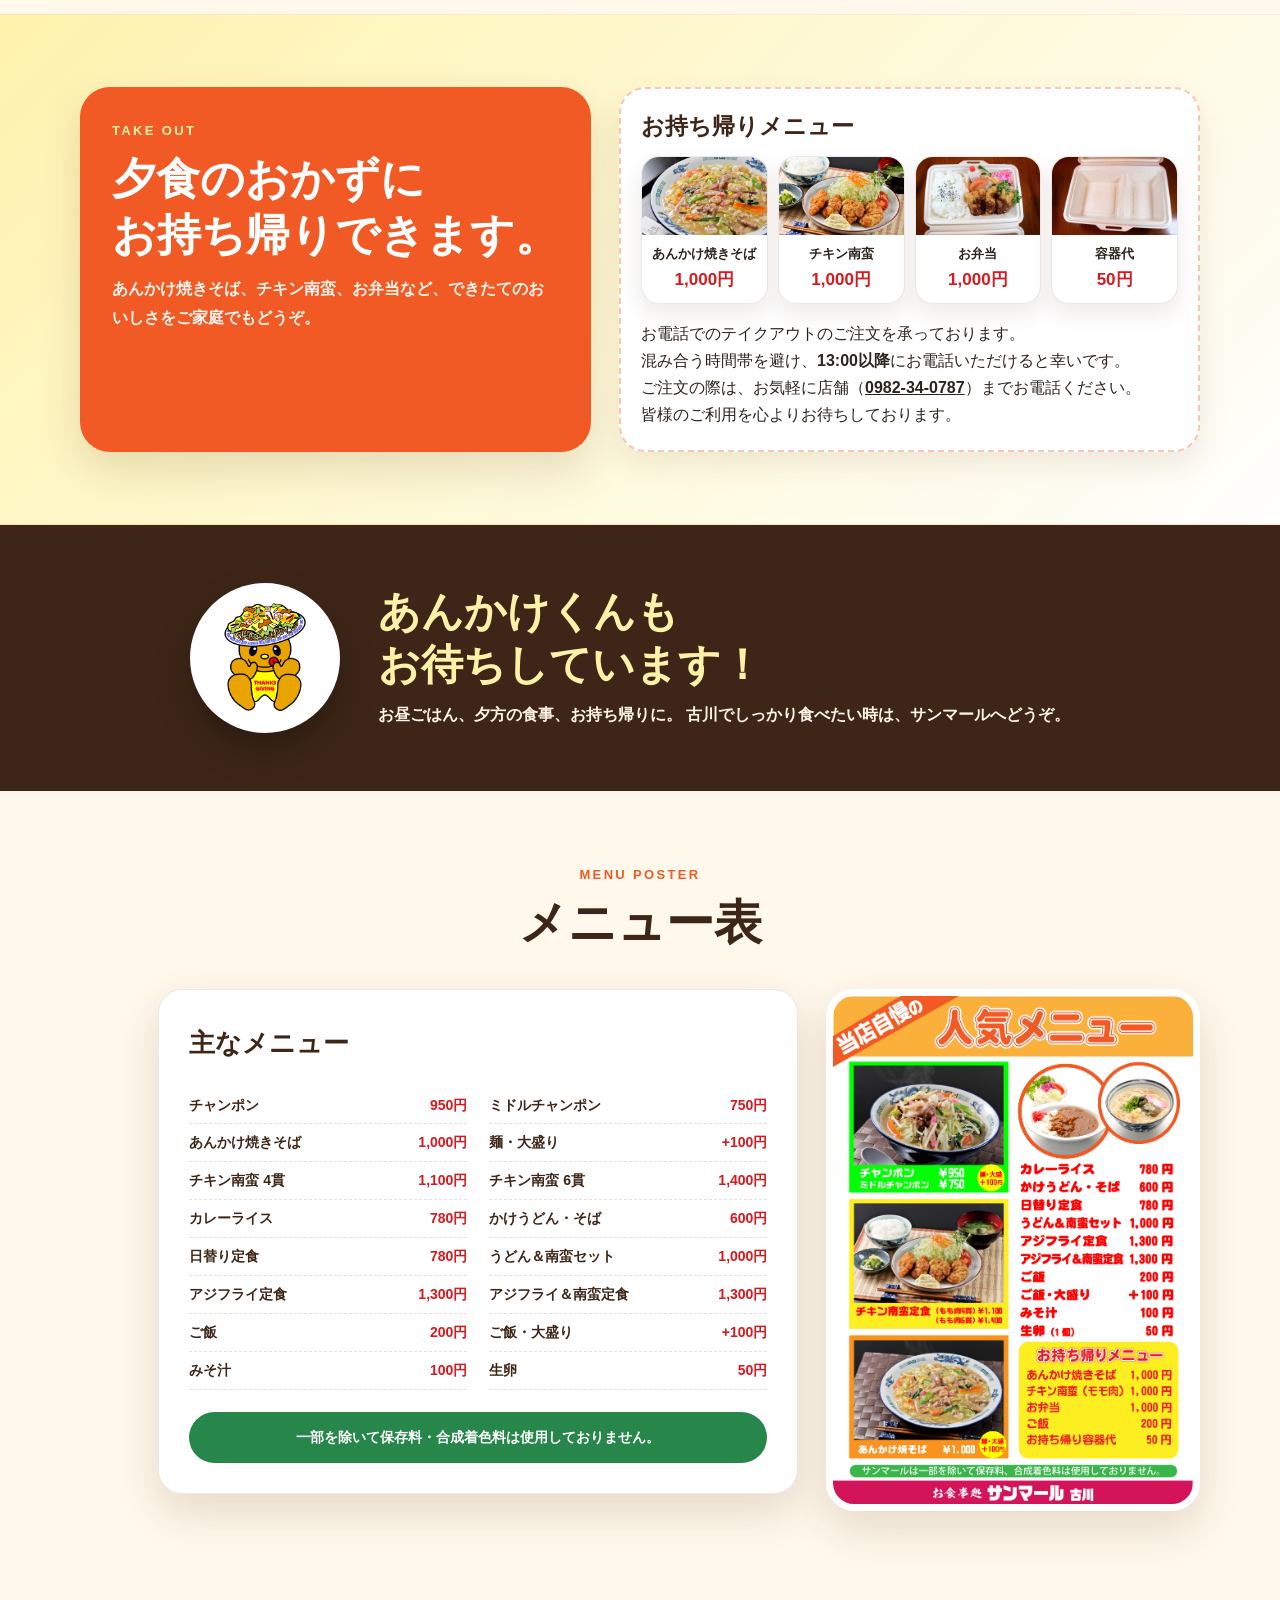
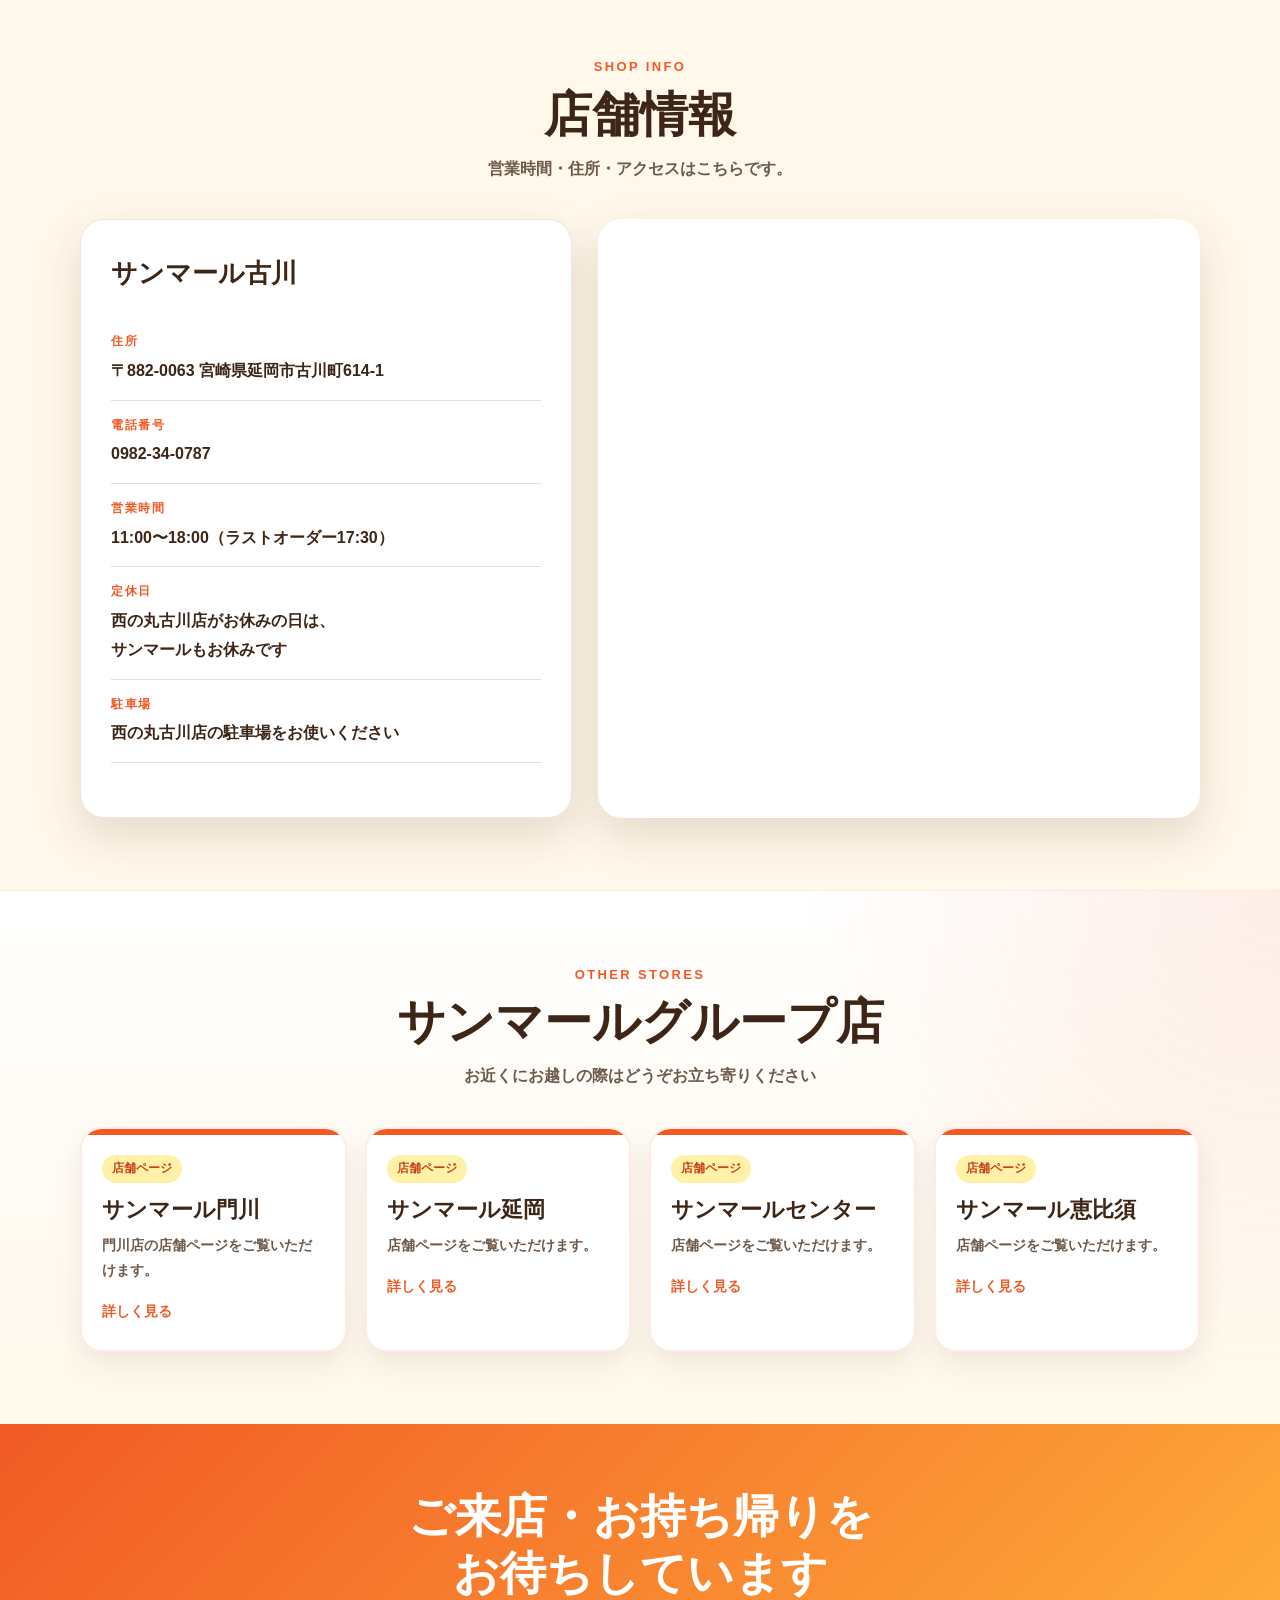
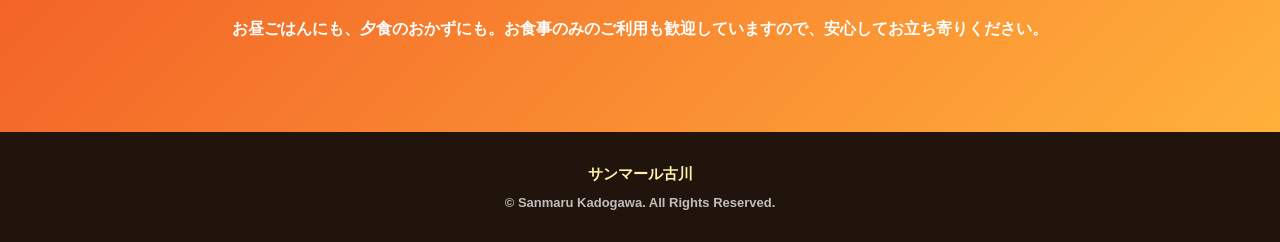
<file: furukawa.html>
<!DOCTYPE html>
<html lang="ja">
<head>
  <!-- Google tag (gtag.js) -->
  <script async src="https://www.googletagmanager.com/gtag/js?id=G-X9LEX3S0GC"></script>
  <script>
    window.dataLayer = window.dataLayer || [];
    function gtag(){dataLayer.push(arguments);}
    gtag('js', new Date());

    gtag('config', 'G-X9LEX3S0GC');
  </script>
  <meta charset="UTF-8" />
  <meta name="viewport" content="width=device-width, initial-scale=1.0" />
  <title>サンマール古川｜あんかけ焼きそば・定食・お持ち帰り</title>
  <meta name="description" content="お食事処 サンマール古川のホームページ。ちゃんぽん、あんかけ焼きそば、チキン南蛮定食など、しっかり食べたい日にうれしいメニューとお持ち帰りをご紹介します。" />

  <style>
    :root {
      --main: #f15a25;
      --main-dark: #c8431a;
      --sub: #ffb13b;
      --yellow: #fff2a8;
      --cream: #fff8eb;
      --paper: #ffffff;
      --brown: #3d2617;
      --text: #2c241d;
      --muted: #6d5a4b;
      --green: #27864a;
      --red: #d71920;
      --line: rgba(61, 38, 23, 0.14);
      --shadow: 0 18px 44px rgba(88, 46, 16, 0.15);
      --radius: 24px;
    }

    * {
      box-sizing: border-box;
      margin: 0;
      padding: 0;
    }

    html {
      scroll-behavior: smooth;
    }

    body {
      font-family: "Yu Gothic", "Hiragino Kaku Gothic ProN", Meiryo, sans-serif;
      color: var(--text);
      background: var(--cream);
      line-height: 1.8;
      overflow-x: hidden;
    }

    a {
      color: inherit;
      text-decoration: none;
    }

    img {
      display: block;
      max-width: 100%;
    }

    .site-header {
      position: sticky;
      top: 0;
      z-index: 100;
      background: rgba(255, 255, 255, 0.94);
      backdrop-filter: blur(12px);
      border-bottom: 1px solid rgba(241, 90, 37, 0.18);
    }

    .header-inner {
      width: min(1120px, calc(100% - 32px));
      margin: 0 auto;
      min-height: 72px;
      display: flex;
      align-items: center;
      justify-content: space-between;
      gap: 20px;
    }

    .logo {
      display: flex;
      align-items: center;
      gap: 12px;
      color: var(--brown);
      font-weight: 900;
      letter-spacing: 0.04em;
      white-space: nowrap;
    }

    .logo-mark {
      width: 46px;
      height: 46px;
      border-radius: 50%;
      display: grid;
      place-items: center;
      background: var(--main);
      color: #fff;
      font-weight: 900;
      box-shadow: 0 10px 22px rgba(241, 90, 37, 0.28);
    }

    .logo small {
      display: block;
      color: var(--main);
      font-size: 11px;
      letter-spacing: 0.16em;
      line-height: 1.2;
    }

    .nav {
      display: flex;
      align-items: center;
      gap: 20px;
      color: var(--brown);
      font-size: 14px;
      font-weight: 800;
    }

    .nav a {
      padding: 8px 0;
      border-bottom: 3px solid transparent;
    }

    .nav a:hover {
      color: var(--main);
      border-bottom-color: var(--main);
    }

    .nav .tel-link {
      padding: 10px 18px;
      border-radius: 999px;
      background: var(--main);
      color: #fff;
      border-bottom: none;
      box-shadow: 0 10px 24px rgba(241, 90, 37, 0.24);
    }

    .hero {
      background:
        radial-gradient(circle at top left, rgba(255, 242, 168, 0.84), transparent 35rem),
        linear-gradient(135deg, #fff8eb 0%, #ffffff 58%, #ffe8d7 100%);
      padding: 58px 0 70px;
    }

    .hero-inner {
      width: min(1120px, calc(100% - 32px));
      margin: 0 auto;
      display: grid;
      grid-template-columns: 0.95fr 1.05fr;
      align-items: center;
      gap: 46px;
    }

    .hero-copy {
      position: relative;
      z-index: 1;
    }

    .badge {
      display: inline-flex;
      align-items: center;
      gap: 8px;
      margin-bottom: 18px;
      padding: 8px 16px;
      border-radius: 999px;
      background: #fff;
      color: var(--main);
      border: 2px solid rgba(241, 90, 37, 0.20);
      font-size: 14px;
      font-weight: 900;
      box-shadow: 0 10px 24px rgba(241, 90, 37, 0.12);
    }

    .hero h1 {
      color: var(--brown);
      font-size: clamp(38px, 6vw, 76px);
      line-height: 1.12;
      letter-spacing: 0.02em;
      margin-bottom: 20px;
    }

    .hero h1 span {
      color: var(--main);
      background: linear-gradient(transparent 62%, var(--yellow) 62%);
    }

    .lead {
      color: #5a3b28;
      font-size: clamp(16px, 2vw, 20px);
      font-weight: 700;
      margin-bottom: 24px;
      max-width: 620px;
    }

    .entry-note {
      background: #fff;
      border-left: 6px solid var(--green);
      border-radius: 18px;
      padding: 14px 18px;
      color: var(--brown);
      font-weight: 900;
      box-shadow: 0 10px 24px rgba(44, 36, 29, 0.08);
      margin-bottom: 28px;
    }

    .hero-actions {
      display: flex;
      flex-wrap: wrap;
      gap: 14px;
      margin-bottom: 20px;
    }

    .btn {
      display: inline-flex;
      align-items: center;
      justify-content: center;
      min-height: 54px;
      padding: 0 26px;
      border-radius: 999px;
      font-weight: 900;
      letter-spacing: 0.03em;
      transition: 0.22s ease;
    }

    .btn:hover {
      transform: translateY(-2px);
    }

    .btn-main {
      background: var(--main);
      color: #fff;
      box-shadow: 0 14px 28px rgba(241, 90, 37, 0.25);
    }

    .btn-sub {
      background: #fff;
      color: var(--main);
      border: 2px solid var(--main);
    }

    .hero-points {
      display: flex;
      flex-wrap: wrap;
      gap: 10px;
      list-style: none;
      color: var(--brown);
      font-weight: 900;
      font-size: 14px;
    }

    .hero-points li {
      background: rgba(255, 255, 255, 0.86);
      border: 1px solid rgba(241, 90, 37, 0.14);
      padding: 8px 12px;
      border-radius: 999px;
    }

    .hero-visual {
      position: relative;
    }

    .hero-photo {
      border-radius: 34px;
      overflow: hidden;
      background: #fff;
      box-shadow: var(--shadow);
      border: 7px solid #fff;
      transform: rotate(1.4deg);
    }

    .hero-photo img {
      width: 100%;
      height: 520px;
      object-fit: contain;
      background: #fff8eb;
    }

    .hero-chip {
      position: absolute;
      left: -20px;
      bottom: 30px;
      background: var(--red);
      color: #fff;
      padding: 16px 20px;
      border-radius: 22px;
      font-weight: 900;
      line-height: 1.45;
      border: 4px solid #fff;
      box-shadow: 0 14px 30px rgba(215, 25, 32, 0.26);
      transform: rotate(-4deg);
    }

    .section {
      width: min(1120px, calc(100% - 32px));
      margin: 0 auto;
      padding: 72px 0;
    }

    .section-title {
      text-align: center;
      margin-bottom: 36px;
    }

    .section-title .en {
      display: block;
      color: var(--main);
      font-size: 13px;
      font-weight: 900;
      letter-spacing: 0.18em;
      margin-bottom: 6px;
    }

    .section-title h2 {
      color: var(--brown);
      font-size: clamp(30px, 4vw, 48px);
      line-height: 1.25;
    }

    .section-title p {
      color: var(--muted);
      font-weight: 700;
      margin-top: 10px;
    }

    .menu-grid {
      display: grid;
      grid-template-columns: repeat(3, 1fr);
      gap: 22px;
    }

    .menu-card {
      background: #fff;
      border-radius: 28px;
      overflow: hidden;
      box-shadow: var(--shadow);
      border: 2px solid rgba(241, 90, 37, 0.10);
      transition: 0.22s ease;
    }

    .menu-card:hover {
      transform: translateY(-5px);
    }

    .menu-photo {
      position: relative;
      aspect-ratio: 4 / 3;
      background: #f2dfca;
      overflow: hidden;
    }

    .menu-photo img {
      width: 100%;
      height: 100%;
      object-fit: cover;
    }

    .menu-tag {
      position: absolute;
      top: 14px;
      left: 14px;
      background: var(--main);
      color: #fff;
      border-radius: 999px;
      padding: 5px 12px;
      font-size: 12px;
      font-weight: 900;
      box-shadow: 0 8px 16px rgba(0, 0, 0, 0.14);
    }

    .menu-card-body {
      padding: 22px;
    }

    .menu-card-body h3 {
      color: var(--brown);
      font-size: 24px;
      line-height: 1.35;
      margin-bottom: 8px;
    }

    .menu-card-body p {
      color: var(--muted);
      font-size: 14px;
      font-weight: 700;
      margin-bottom: 12px;
    }

    .price {
      color: var(--red);
      font-size: 24px;
      font-weight: 900;
      line-height: 1.2;
      white-space: nowrap;
    }

    .price-note {
      display: inline-block;
      margin-left: 4px;
      font-size: 17px;
      line-height: 1.2;
      white-space: nowrap;
    }

    .takeout-section {
      background:
        linear-gradient(135deg, rgba(255, 242, 168, 0.92), rgba(255, 255, 255, 0.96)),
        radial-gradient(circle at bottom right, rgba(241, 90, 37, 0.18), transparent 28rem);
      border-top: 1px solid rgba(241, 90, 37, 0.12);
      border-bottom: 1px solid rgba(241, 90, 37, 0.12);
    }

    .takeout-wrap {
      width: min(1120px, calc(100% - 32px));
      margin: 0 auto;
      padding: 72px 0;
    }

    .takeout-head {
      display: grid;
      grid-template-columns: 0.9fr 1.1fr;
      gap: 28px;
      align-items: stretch;
    }

    .takeout-message {
      background: var(--main);
      color: #fff;
      padding: 32px;
      border-radius: 30px;
      box-shadow: var(--shadow);
    }

    .takeout-message .en {
      font-weight: 900;
      letter-spacing: 0.18em;
      font-size: 13px;
      color: var(--yellow);
    }

    .takeout-message h2 {
      font-size: clamp(32px, 3.6vw, 44px);
      line-height: 1.28;
      margin: 8px 0 12px;
    }

    .takeout-message p {
      font-weight: 800;
      color: #fff7ef;
    }

    .nobr {
      white-space: nowrap;
    }

    .takeout-menu-panel {
      background: #fff;
      border-radius: 26px;
      padding: 22px 20px;
      box-shadow: 0 12px 30px rgba(88, 46, 16, 0.10);
      border: 2px dashed rgba(241, 90, 37, 0.34);
      display: flex;
      flex-direction: column;
      justify-content: center;
    }

    .takeout-menu-title {
      color: var(--brown);
      font-size: 23px;
      margin-bottom: 14px;
      line-height: 1.35;
    }

    .takeout-grid {
      display: grid;
      grid-template-columns: repeat(4, 1fr);
      gap: 10px;
    }

    .takeout-order {
      margin: 16px 0 0;
      line-height: 1.7;
    }

    .takeout-order a {
      font-weight: 800;
      text-decoration: underline;
    }

    .takeout-card {
      background: #fff;
      border-radius: 18px;
      overflow: hidden;
      box-shadow: 0 10px 22px rgba(88, 46, 16, 0.10);
      border: 1px solid rgba(61, 38, 23, 0.10);
    }

    .takeout-card img {
      width: 100%;
      aspect-ratio: 4 / 3;
      object-fit: cover;
      background: #f2dfca;
    }

    .takeout-card-body {
      padding: 16px;
      text-align: center;
      font-weight: 900;
    }

    .takeout-card-body span {
      display: block;
      color: var(--red);
      font-size: 20px;
      margin-top: 4px;
    }

    .takeout-menu-panel .takeout-card img {
      aspect-ratio: 16 / 10;
    }

    .takeout-menu-panel .takeout-card-body {
      padding: 10px 6px;
      font-size: 13px;
      line-height: 1.45;
    }

    .takeout-menu-panel .takeout-card-body span {
      font-size: 17px;
    }

    .first-guide {
      display: grid;
      grid-template-columns: 1fr 1fr 1fr;
      gap: 20px;
    }

    .guide-card {
      background: #fff;
      border-radius: var(--radius);
      padding: 26px;
      border: 2px solid rgba(241, 90, 37, 0.12);
      box-shadow: 0 12px 28px rgba(88, 46, 16, 0.09);
    }

    .guide-icon {
      width: 50px;
      height: 50px;
      border-radius: 50%;
      display: grid;
      place-items: center;
      background: var(--yellow);
      color: var(--main-dark);
      font-size: 24px;
      margin-bottom: 12px;
    }

    .guide-card h3 {
      color: var(--brown);
      font-size: 21px;
      margin-bottom: 8px;
    }

    .guide-card p {
      color: var(--muted);
      font-weight: 700;
      font-size: 14px;
    }

    .poster-wrap {
      display: grid;
      grid-template-columns: minmax(600px, 1fr) minmax(300px, 0.52fr);
      gap: 28px;
      align-items: start;
      justify-content: center;
    }

    .poster-text,
    .info-card,
    .mascot-card {
      background: #fff;
      border-radius: var(--radius);
      padding: 30px;
      box-shadow: var(--shadow);
      border: 1px solid rgba(61, 38, 23, 0.10);
    }

    .poster-text {
      width: 100%;
      max-width: 640px;
      justify-self: end;
      min-height: 430px;
      display: flex;
      flex-direction: column;
      justify-content: center;
    }

    .poster-text h3,
    .info-card h3,
    .mascot-card h3 {
      color: var(--brown);
      font-size: 26px;
      margin-bottom: 20px;
    }

    .menu-list {
      display: grid;
      grid-template-columns: repeat(2, minmax(0, 1fr));
      column-gap: 22px;
      list-style: none;
    }

    .menu-list li {
      display: flex;
      justify-content: space-between;
      align-items: baseline;
      gap: 10px;
      min-width: 0;
      padding: 9px 0;
      border-bottom: 1px dashed var(--line);
      color: var(--brown);
      font-size: 14px;
      font-weight: 900;
      line-height: 1.35;
    }

    .menu-list li span:first-child {
      min-width: 0;
    }

    .menu-list li span:last-child {
      color: var(--red);
      white-space: nowrap;
    }

    .notice {
      margin-top: 22px;
      background: var(--green);
      color: #fff;
      border-radius: 999px;
      padding: 13px 16px;
      font-size: 14px;
      font-weight: 900;
      text-align: center;
    }

    .photo-panel {
      background: #fff;
      border-radius: 28px;
      overflow: hidden;
      box-shadow: var(--shadow);
      border: 7px solid #fff;
      width: 100%;
      max-width: 380px;
      justify-self: start;
    }

    .photo-panel img {
      width: 100%;
      height: auto;
    }


    .stores-section {
      background:
        radial-gradient(circle at top right, rgba(241, 90, 37, 0.10), transparent 30rem),
        linear-gradient(180deg, #ffffff 0%, var(--cream) 100%);
      border-top: 1px solid rgba(241, 90, 37, 0.10);
    }

    .store-grid {
      display: grid;
      grid-template-columns: repeat(4, 1fr);
      gap: 18px;
    }

    .store-card {
      background: #fff;
      border-radius: 22px;
      padding: 24px 20px;
      border: 2px solid rgba(241, 90, 37, 0.12);
      box-shadow: 0 12px 28px rgba(88, 46, 16, 0.09);
      transition: 0.22s ease;
      position: relative;
      overflow: hidden;
    }

    .store-card::before {
      content: "";
      position: absolute;
      inset: 0 0 auto 0;
      height: 6px;
      background: var(--main);
    }

    .store-card:hover {
      transform: translateY(-4px);
      box-shadow: 0 18px 38px rgba(88, 46, 16, 0.14);
    }

    .store-card .store-label {
      display: inline-flex;
      align-items: center;
      justify-content: center;
      min-height: 28px;
      padding: 0 10px;
      border-radius: 999px;
      background: var(--yellow);
      color: var(--main-dark);
      font-size: 12px;
      font-weight: 900;
      margin-bottom: 12px;
    }

    .store-card h3 {
      color: var(--brown);
      font-size: 22px;
      line-height: 1.35;
      margin-bottom: 8px;
    }

    .store-card p {
      color: var(--muted);
      font-size: 14px;
      font-weight: 700;
      margin-bottom: 14px;
    }

    .store-card .store-link-text {
      color: var(--main);
      font-weight: 900;
      font-size: 14px;
    }


    .mascot-area {
      background: var(--brown);
      color: #fff;
    }

    .mascot-inner {
      width: min(900px, calc(100% - 32px));
      margin: 0 auto;
      padding: 58px 0;
      display: grid;
      grid-template-columns: 160px 1fr;
      gap: 28px;
      align-items: center;
    }

    .mascot-img {
      width: 150px;
      height: 150px;
      border-radius: 50%;
      object-fit: contain;
      background: #fff;
      padding: 12px;
      box-shadow: 0 18px 34px rgba(0, 0, 0, 0.26);
    }

    .mascot-area h2 {
      color: var(--yellow);
      font-size: clamp(28px, 4vw, 42px);
      line-height: 1.25;
      margin-bottom: 10px;
    }

    .mascot-area p {
      color: #fff5e8;
      font-weight: 800;
    }

    .info {
      display: grid;
      grid-template-columns: 0.9fr 1.1fr;
      gap: 26px;
      align-items: stretch;
    }

    .info-row {
      padding: 14px 0;
      border-bottom: 1px solid var(--line);
    }

    .info-row strong {
      display: block;
      color: var(--main);
      font-size: 12px;
      letter-spacing: 0.14em;
      margin-bottom: 4px;
    }

    .info-row span,
    .info-row a {
      font-weight: 800;
      color: var(--brown);
    }

    .map-box {
      min-height: 380px;
      border-radius: var(--radius);
      overflow: hidden;
      box-shadow: var(--shadow);
      border: 7px solid #fff;
      background: #fff;
    }

    .map-box iframe {
      width: 100%;
      height: 100%;
      min-height: 380px;
      border: 0;
      display: block;
    }
.cta {
      background: linear-gradient(135deg, var(--main), var(--sub));
      color: #fff;
      text-align: center;
      padding: 64px 20px;
    }

    .cta h2 {
      font-size: clamp(30px, 4vw, 46px);
      line-height: 1.25;
      margin-bottom: 12px;
    }

    .cta p {
      font-weight: 800;
      margin-bottom: 24px;
    }

    .cta .tel {
      display: inline-flex;
      align-items: center;
      justify-content: center;
      min-height: 58px;
      padding: 0 30px;
      border-radius: 999px;
      background: #fff;
      color: var(--main);
      font-size: 24px;
      font-weight: 900;
      box-shadow: 0 14px 30px rgba(0, 0, 0, 0.16);
    }

    .site-footer {
      background: #21140c;
      color: rgba(255, 255, 255, 0.72);
      text-align: center;
      padding: 28px 20px;
      font-size: 13px;
      font-weight: 700;
    }

    .site-footer strong {
      display: block;
      color: #fff2a8;
      font-size: 15px;
      margin-bottom: 4px;
    }

    @media (max-width: 960px) {
      .nav {
        display: none;
      }

      .hero-inner,
      .takeout-head,
      .poster-wrap,
      .info,
      .mascot-inner {
        grid-template-columns: 1fr;
      }

      .poster-text,
      .photo-panel {
        max-width: 560px;
        justify-self: center;
      }

      .hero {
        padding-top: 42px;
      }

      .hero-photo {
        transform: none;
      }

      .hero-photo img {
        height: 380px;
      }

      .hero-chip {
        left: 14px;
        bottom: 14px;
      }

      .menu-grid,
      .first-guide {
        grid-template-columns: 1fr;
      }

      .store-grid {
        grid-template-columns: repeat(2, 1fr);
      }

      .takeout-grid {
        grid-template-columns: repeat(2, 1fr);
      }

      .mascot-img {
        justify-self: center;
      }

      .mascot-area {
        text-align: center;
      }
    }

    @media (min-width: 561px) and (max-width: 960px) {
      .poster-wrap {
        grid-template-columns: minmax(0, 1fr) minmax(220px, 0.48fr);
        gap: 22px;
      }

      .poster-text,
      .photo-panel {
        max-width: none;
      }

      .poster-text {
        padding: 24px;
      }

      .menu-list {
        grid-template-columns: repeat(2, minmax(0, 1fr));
        column-gap: 18px;
      }

      .menu-list li {
        font-size: 13px;
        gap: 8px;
        padding: 8px 0;
      }

      .notice {
        font-size: 12px;
        padding: 10px 12px;
      }
    }
    @media (max-width: 560px) {
      .header-inner,
      .hero-inner,
      .section,
      .takeout-wrap,
      .mascot-inner {
        width: min(100% - 22px, 1120px);
      }

      .site-header {
        position: static;
      }

      .logo {
        font-size: 14px;
      }

      .logo-mark {
        width: 40px;
        height: 40px;
      }

      .hero h1 {
        font-size: 38px;
      }

      .hero-photo img {
        height: 300px;
      }

      .btn,
      .cta .tel {
        width: 100%;
      }

      .takeout-grid {
        grid-template-columns: 1fr;
      }

      .store-grid {
        grid-template-columns: 1fr;
      }

      .takeout-message,
      .poster-text,
      .info-card {
        padding: 24px;
      }

      .photo-panel {
        max-width: 100%;
      }

      .nobr {
        white-space: normal;
      }

      .menu-list {
        grid-template-columns: 1fr;
      }

      .menu-list li {
        align-items: flex-start;
        font-size: 14px;
      }
}
  </style>
</head>
<body>
  <header class="site-header">
    <div class="header-inner">
      <a href="index.html" class="logo" aria-label="サンマールTOPページ">
        <span class="logo-mark">食</span>
        <span>
          お食事処 サンマール
          <small>FURUKAWA</small>
        </span>
      </a>

      <nav class="nav">
        <a href="index.html" class="top-link">TOP</a>
        <a href="#menu">人気メニュー</a>
        <a href="#takeout">お持ち帰り</a>
        <a href="#poster">メニュー表</a>
        <a href="#access">店舗情報</a>
        <a href="#stores">他店舗</a>
      </nav>
    </div>
  </header>

  <main id="top">
    <section class="hero">
      <div class="hero-inner">
        <div class="hero-copy">
          <div class="badge">あんかけ焼きそば・定食・お持ち帰り</div>
          <h1>お腹いっぱい<br><span>食べたい時に</span></h1>
          <p class="lead">
            チャンポン、あんかけ焼きそば、チキン南蛮定食など、
            昼ごはんにも夕方の食事にもぴったりなメニューをご用意しています。
            お持ち帰りもできます。
          </p>


          <div class="entry-note">
            西の丸古川店との併設ですが、お食事のみのご利用も歓迎しています。<br>
            はじめての方も、どうぞ安心してお入りください。
          </div>
          <div class="hero-actions">
            <a href="#menu" class="btn btn-main">人気メニューを見る</a>
            <a href="#takeout" class="btn btn-sub">お持ち帰りを見る</a>
          </div>

          <ul class="hero-points">
            <li>11:00〜18:00</li><li>ラストオーダー30分前</li>
            <li>お持ち帰りOK</li>
            <li>満足できる一品</li>
          </ul>
        </div>

        <div class="hero-visual">
          <div class="hero-photo">
            <img src="images/131204_440.jpg" alt="チキン南蛮定食" />
          </div>
          <div class="hero-chip">しっかり満足<br>できたてごはん</div>
        </div>
      </div>
    </section>

    <section class="section" id="menu">
      <div class="section-title">
        <span class="en">POPULAR MENU</span>
        <h2>人気メニュー</h2>
      </div>

      <div class="menu-grid">
        <article class="menu-card">
          <div class="menu-photo">
            <img src="images/131204_440.jpg" alt="あんかけ焼きそば" />
            <span class="menu-tag">名物</span>
          </div>
          <div class="menu-card-body">
            <h3>あんかけ焼きそば</h3>
            <p>とろっとしたあんが麺にからむ、持ち帰りにも人気の一品。</p>
            <div class="price">1,000円 <span class="price-note">大盛り+100円</span></div>
          </div>
        </article>

        <article class="menu-card">
          <div class="menu-photo">
            <img src="images/131204_396.jpg" alt="チキン南蛮定食" />
            <span class="menu-tag">定番</span>
          </div>
          <div class="menu-card-body">
            <h3>チキン南蛮定食</h3>
            <p>ご飯・みそ汁付き。しっかり食べたい日におすすめ。</p>
            <div class="price">1,100円〜1,400円</div>
          </div>
        </article>

        <article class="menu-card">
          <div class="menu-photo">
            <img src="images/131204_443.jpg" alt="チャンポン" />
            <span class="menu-tag">人気</span>
          </div>
          <div class="menu-card-body">
            <h3>チャンポン</h3>
            <p>野菜たっぷり、食べごたえのある人気メニュー。</p>
            <div class="price">950円 <span class="price-note">ミドル750円</span></div>
          </div>
        </article>
      </div>
    </section>

    <section class="takeout-section" id="takeout">
      <div class="takeout-wrap">
        <div class="takeout-head">
          <div class="takeout-message">
            <div class="en">TAKE OUT</div>
            <h2><span class="nobr">夕食のおかずに</span><br><span class="nobr">お持ち帰りできます。</span></h2>
            <p>あんかけ焼きそば、チキン南蛮、お弁当など、できたてのおいしさをご家庭でもどうぞ。</p>
          </div>

          <div class="takeout-menu-panel">
            <h3 class="takeout-menu-title">お持ち帰りメニュー</h3>
            <div class="takeout-grid">
              <article class="takeout-card">
                <img src="images/131204_440.jpg" alt="あんかけ焼きそば" />
                <div class="takeout-card-body">あんかけ焼きそば<span>1,000円</span></div>
              </article>
              <article class="takeout-card">
                <img src="images/131204_396.jpg" alt="チキン南蛮" />
                <div class="takeout-card-body">チキン南蛮<span>1,000円</span></div>
              </article>
              <article class="takeout-card">
                <img src="images/IMG_4822.JPG" alt="お弁当" />
                <div class="takeout-card-body">お弁当<span>1,000円</span></div>
              </article>
              <article class="takeout-card">
                <img src="images/弁当箱.jpg" alt="お持ち帰り容器" />
                <div class="takeout-card-body">容器代<span>50円</span></div>
              </article>
            </div>
            <p class="takeout-order">
              お電話でのテイクアウトのご注文を承っております。<br>
              混み合う時間帯を避け、<strong>13:00以降</strong>にお電話いただけると幸いです。<br>
              ご注文の際は、お気軽に店舗（<a href="tel:0982340787">0982-34-0787</a>）までお電話ください。<br>
              皆様のご利用を心よりお待ちしております。
            </p>
          </div>
        </div>
      </div>
    </section>

    <section class="mascot-area">
      <div class="mascot-inner">
        <img class="mascot-img" src="images/あんかけくん2021.jpg" alt="あんかけくん" />
        <div>
          <h2>あんかけくんも<br>お待ちしています！</h2>
          <p>
            お昼ごはん、夕方の食事、お持ち帰りに。
            古川でしっかり食べたい時は、サンマールへどうぞ。
          </p>
        </div>
      </div>
    </section>

    <section class="section" id="poster">
      <div class="section-title">
        <span class="en">MENU POSTER</span>
        <h2>メニュー表</h2>
      </div>

      <div class="poster-wrap">
        <div class="poster-text">
          <h3>主なメニュー</h3>
          <ul class="menu-list">
            <li><span>チャンポン</span><span>950円</span></li>
            <li><span>ミドルチャンポン</span><span>750円</span></li>
            <li><span>あんかけ焼きそば</span><span>1,000円</span></li>
            <li><span>麺・大盛り</span><span>+100円</span></li>
            <li><span>チキン南蛮 4貫</span><span>1,100円</span></li>
            <li><span>チキン南蛮 6貫</span><span>1,400円</span></li>
            <li><span>カレーライス</span><span>780円</span></li>
            <li><span>かけうどん・そば</span><span>600円</span></li>
            <li><span>日替り定食</span><span>780円</span></li>
            <li><span>うどん＆南蛮セット</span><span>1,000円</span></li>
            <li><span>アジフライ定食</span><span>1,300円</span></li>
            <li><span>アジフライ＆南蛮定食</span><span>1,300円</span></li>
            <li><span>ご飯</span><span>200円</span></li>
            <li><span>ご飯・大盛り</span><span>+100円</span></li>
            <li><span>みそ汁</span><span>100円</span></li>
            <li><span>生卵</span><span>50円</span></li>
          </ul>
          <div class="notice">一部を除いて保存料・合成着色料は使用しておりません。</div>
        </div>

        <div class="photo-panel">
          <img src="images/メニュー_古川.jpg" alt="サンマール古川のメニュー表" />
        </div>
      </div>
    </section>

    <section class="section" id="access">
      <div class="section-title">
        <span class="en">SHOP INFO</span>
        <h2>店舗情報</h2>
        <p>営業時間・住所・アクセスはこちらです。</p>
      </div>

      <div class="info">
        <div class="info-card">
          <h3>サンマール古川</h3>
          <div class="info-row"><strong>住所</strong><span>〒882-0063 宮崎県延岡市古川町614-1</span></div>
          <div class="info-row"><strong>電話番号</strong><span><a href="tel:0982340787">0982-34-0787</a></span></div>
          <div class="info-row"><strong>営業時間</strong><span>11:00〜18:00（ラストオーダー17:30）</span></div>
          <div class="info-row"><strong>定休日</strong><span>西の丸古川店がお休みの日は、<br>サンマールもお休みです</span></div>
          <div class="info-row"><strong>駐車場</strong><span>西の丸古川店の駐車場をお使いください</span></div>
          <div style="margin-top: 24px;">
          </div>
        </div>

        <div class="map-box">
          <iframe src="https://www.google.com/maps?q=%E3%82%B5%E3%83%B3%E3%83%9E%E3%83%BC%E3%83%AB%E5%8F%A4%E5%B7%9D%20%E5%AE%AE%E5%B4%8E%E7%9C%8C%E5%BB%B6%E5%B2%A1%E5%B8%82%E5%8F%A4%E5%B7%9D%E7%94%BA614-1&output=embed" allowfullscreen="" loading="lazy" referrerpolicy="no-referrer-when-downgrade"></iframe>
        </div>
        </div>
      </div>
    </section>

    <section class="stores-section" id="stores">
      <div class="section">
        <div class="section-title">
          <span class="en">OTHER STORES</span>
          <h2>サンマールグループ店</h2>
          <p>お近くにお越しの際はどうぞお立ち寄りください</p>
        </div>

        <div class="store-grid">
          <a class="store-card" href="kadogawa.html" aria-label="お食事処 サンマール 門川の店舗ページ"><span class="store-label">店舗ページ</span><h3>サンマール門川</h3><p>門川店の店舗ページをご覧いただけます。</p><span class="store-link-text">詳しく見る</span></a>
          <a class="store-card" href="nobeoka.html" aria-label="サンマール延岡の店舗ページ"><span class="store-label">店舗ページ</span><h3>サンマール延岡</h3><p>店舗ページをご覧いただけます。</p><span class="store-link-text">詳しく見る</span></a>

          <a class="store-card" href="center.html" aria-label="サンマールセンターの店舗ページ"><span class="store-label">店舗ページ</span><h3>サンマールセンター</h3><p>店舗ページをご覧いただけます。</p><span class="store-link-text">詳しく見る</span></a>

          <a class="store-card" href="ebisu.html" aria-label="サンマール恵比須の店舗ページ"><span class="store-label">店舗ページ</span><h3>サンマール恵比須</h3><p>店舗ページをご覧いただけます。</p><span class="store-link-text">詳しく見る</span></a>
        </div>
      </div>
    </section>

    <section class="cta">
      <h2>ご来店・お持ち帰りを<br>お待ちしています</h2>
      <p>お昼ごはんにも、夕食のおかずにも。お食事のみのご利用も歓迎していますので、安心してお立ち寄りください。</p>
    </section>
  </main>

  <footer class="site-footer">
    <strong>サンマール古川</strong>
    © Sanmaru Kadogawa. All Rights Reserved.
  </footer>
  <script src="analytics.js" defer></script>
</body>
</html>
</file>
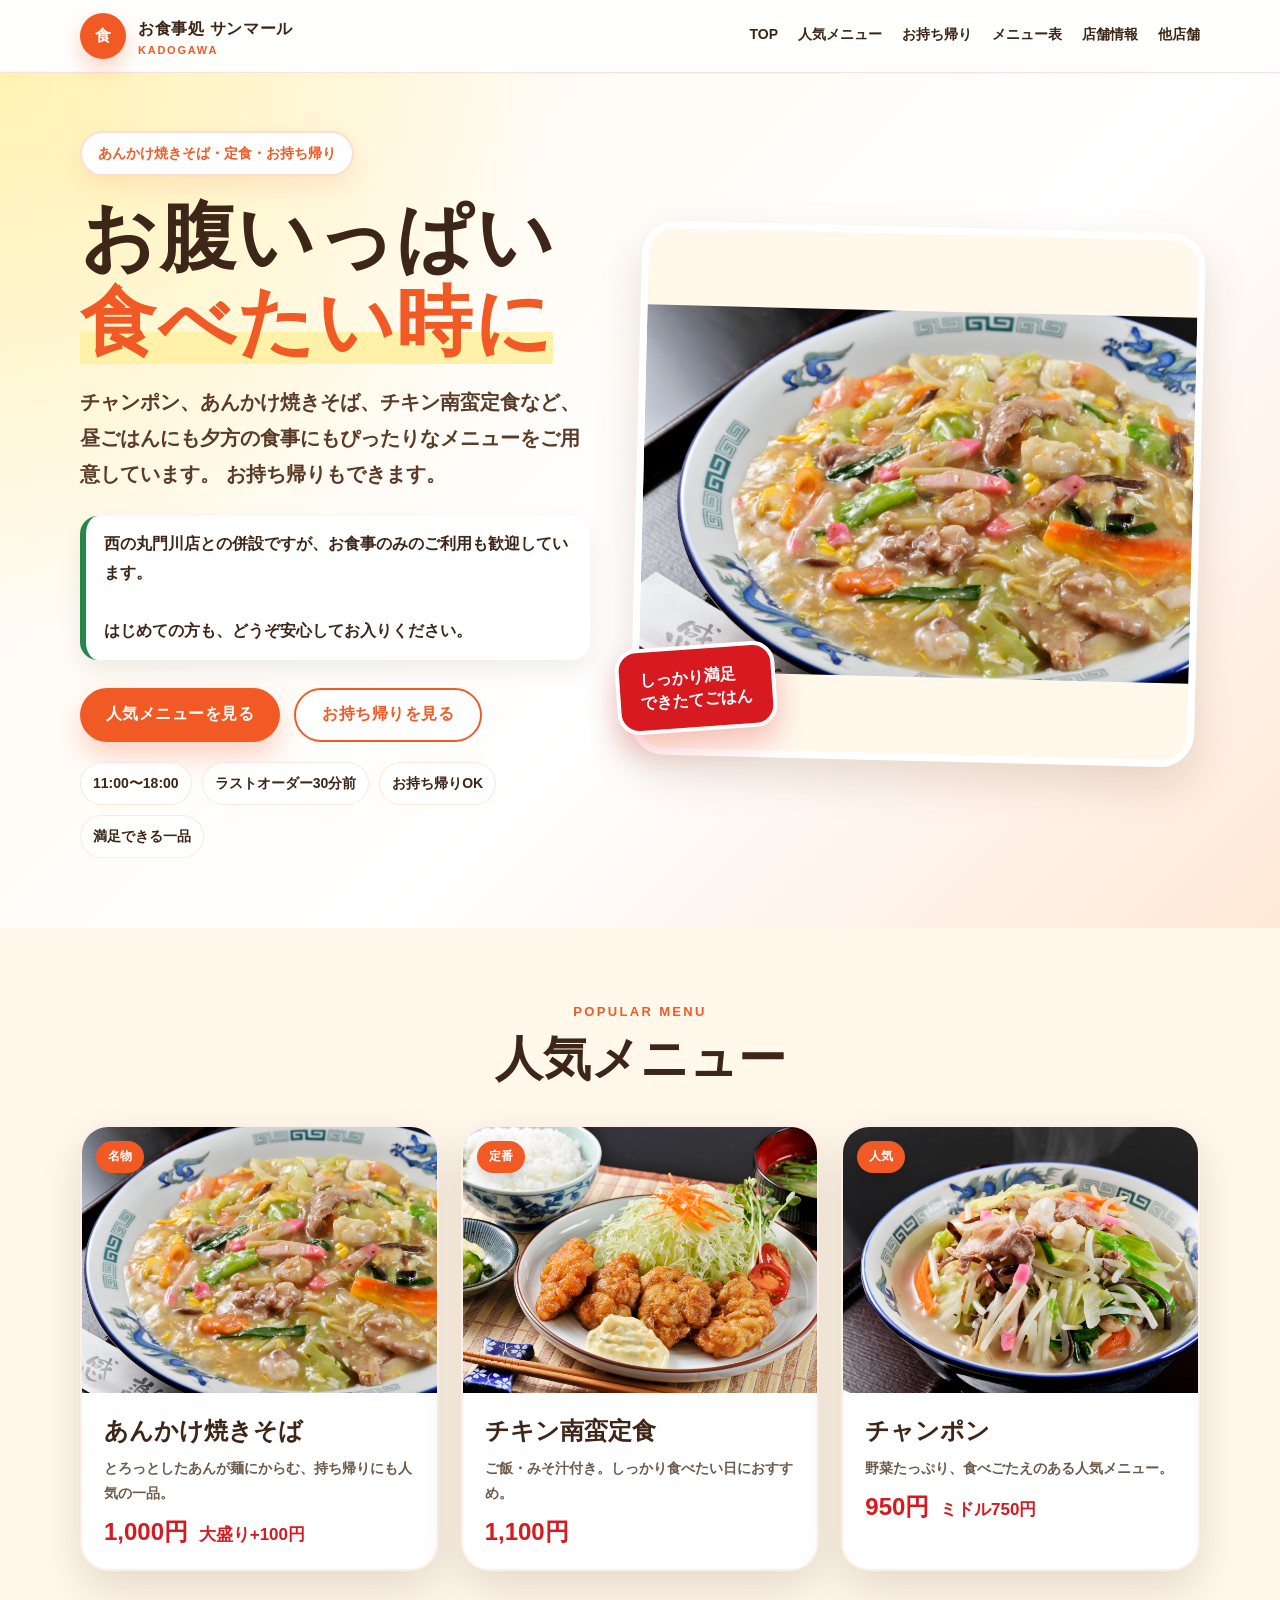
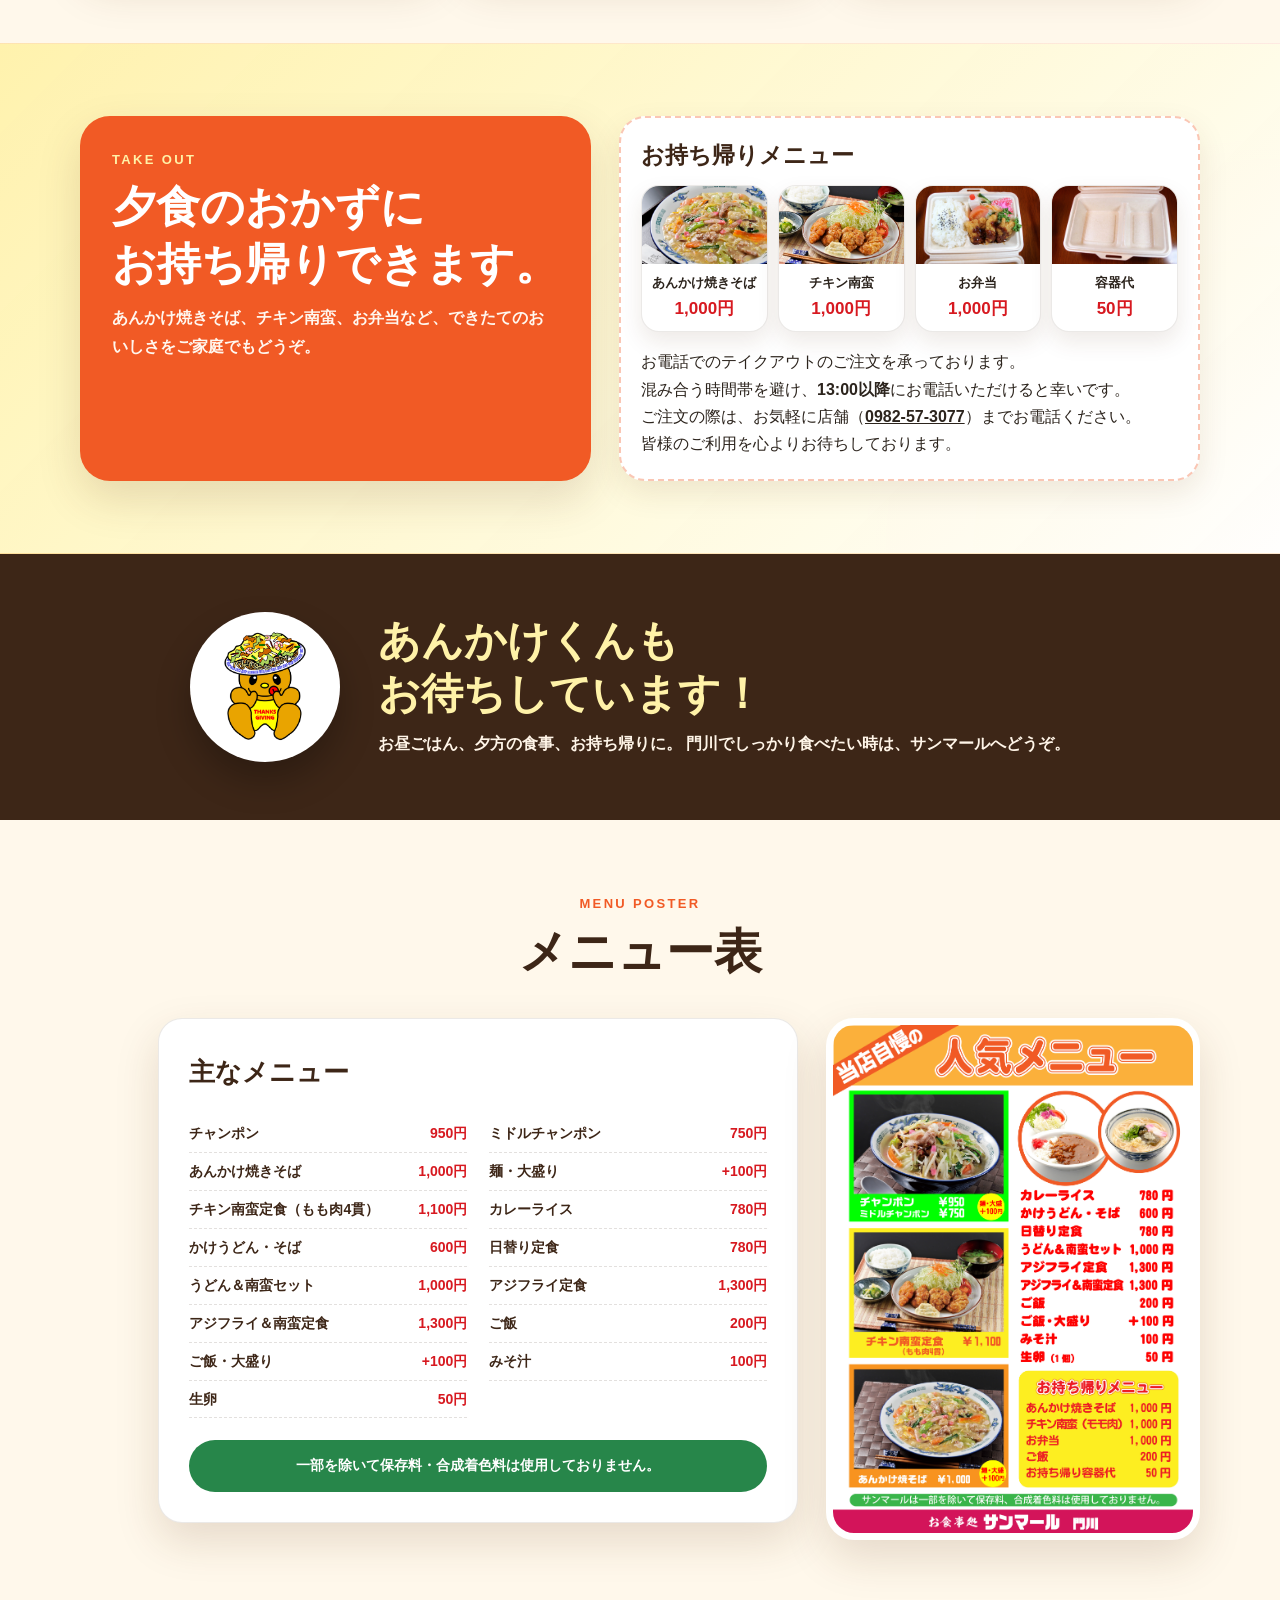
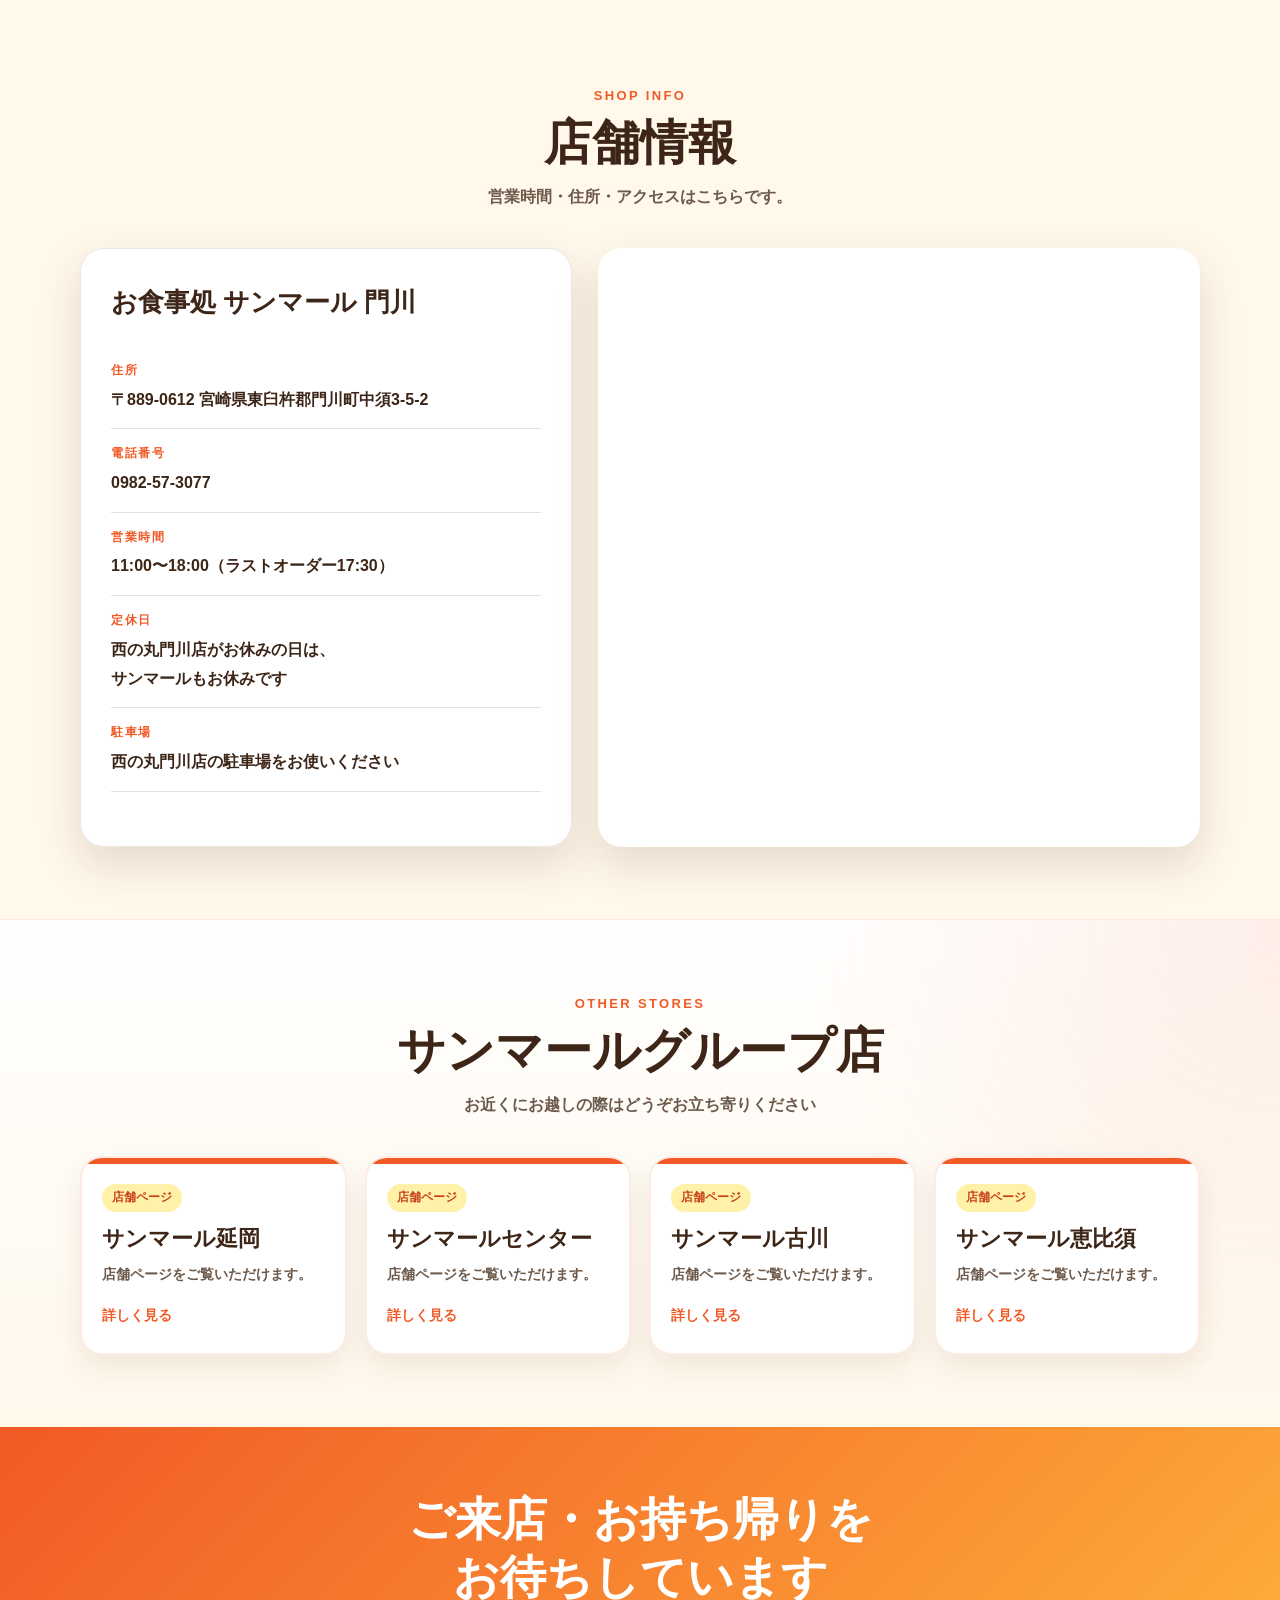
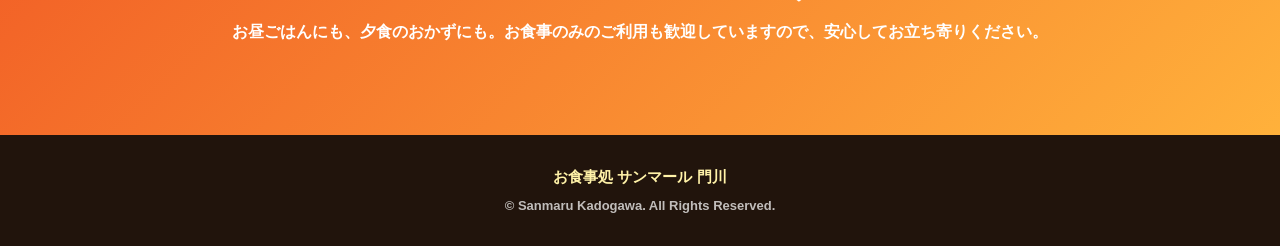
<file: kadogawa.html>
<!DOCTYPE html>
<html lang="ja">
<head>
  <!-- Google tag (gtag.js) -->
  <script async src="https://www.googletagmanager.com/gtag/js?id=G-X9LEX3S0GC"></script>
  <script>
    window.dataLayer = window.dataLayer || [];
    function gtag(){dataLayer.push(arguments);}
    gtag('js', new Date());

    gtag('config', 'G-X9LEX3S0GC');
  </script>
  <meta charset="UTF-8" />
  <meta name="viewport" content="width=device-width, initial-scale=1.0" />
  <title>お食事処 サンマール 門川｜あんかけ焼きそば・定食・お持ち帰り</title>
  <meta name="description" content="お食事処 サンマール門川のホームページ。ちゃんぽん、あんかけ焼きそば、チキン南蛮定食など、しっかり食べたい日にうれしいメニューとお持ち帰りをご紹介します。" />

  <style>
    :root {
      --main: #f15a25;
      --main-dark: #c8431a;
      --sub: #ffb13b;
      --yellow: #fff2a8;
      --cream: #fff8eb;
      --paper: #ffffff;
      --brown: #3d2617;
      --text: #2c241d;
      --muted: #6d5a4b;
      --green: #27864a;
      --red: #d71920;
      --line: rgba(61, 38, 23, 0.14);
      --shadow: 0 18px 44px rgba(88, 46, 16, 0.15);
      --radius: 24px;
    }

    * {
      box-sizing: border-box;
      margin: 0;
      padding: 0;
    }

    html {
      scroll-behavior: smooth;
    }

    body {
      font-family: "Yu Gothic", "Hiragino Kaku Gothic ProN", Meiryo, sans-serif;
      color: var(--text);
      background: var(--cream);
      line-height: 1.8;
      overflow-x: hidden;
    }

    a {
      color: inherit;
      text-decoration: none;
    }

    img {
      display: block;
      max-width: 100%;
    }

    .site-header {
      position: sticky;
      top: 0;
      z-index: 100;
      background: rgba(255, 255, 255, 0.94);
      backdrop-filter: blur(12px);
      border-bottom: 1px solid rgba(241, 90, 37, 0.18);
    }

    .header-inner {
      width: min(1120px, calc(100% - 32px));
      margin: 0 auto;
      min-height: 72px;
      display: flex;
      align-items: center;
      justify-content: space-between;
      gap: 20px;
    }

    .logo {
      display: flex;
      align-items: center;
      gap: 12px;
      color: var(--brown);
      font-weight: 900;
      letter-spacing: 0.04em;
      white-space: nowrap;
    }

    .logo-mark {
      width: 46px;
      height: 46px;
      border-radius: 50%;
      display: grid;
      place-items: center;
      background: var(--main);
      color: #fff;
      font-weight: 900;
      box-shadow: 0 10px 22px rgba(241, 90, 37, 0.28);
    }

    .logo small {
      display: block;
      color: var(--main);
      font-size: 11px;
      letter-spacing: 0.16em;
      line-height: 1.2;
    }

    .nav {
      display: flex;
      align-items: center;
      gap: 20px;
      color: var(--brown);
      font-size: 14px;
      font-weight: 800;
    }

    .nav a {
      padding: 8px 0;
      border-bottom: 3px solid transparent;
    }

    .nav a:hover {
      color: var(--main);
      border-bottom-color: var(--main);
    }

    .nav .tel-link {
      padding: 10px 18px;
      border-radius: 999px;
      background: var(--main);
      color: #fff;
      border-bottom: none;
      box-shadow: 0 10px 24px rgba(241, 90, 37, 0.24);
    }

    .hero {
      background:
        radial-gradient(circle at top left, rgba(255, 242, 168, 0.84), transparent 35rem),
        linear-gradient(135deg, #fff8eb 0%, #ffffff 58%, #ffe8d7 100%);
      padding: 58px 0 70px;
    }

    .hero-inner {
      width: min(1120px, calc(100% - 32px));
      margin: 0 auto;
      display: grid;
      grid-template-columns: 0.95fr 1.05fr;
      align-items: center;
      gap: 46px;
    }

    .hero-copy {
      position: relative;
      z-index: 1;
    }

    .badge {
      display: inline-flex;
      align-items: center;
      gap: 8px;
      margin-bottom: 18px;
      padding: 8px 16px;
      border-radius: 999px;
      background: #fff;
      color: var(--main);
      border: 2px solid rgba(241, 90, 37, 0.20);
      font-size: 14px;
      font-weight: 900;
      box-shadow: 0 10px 24px rgba(241, 90, 37, 0.12);
    }

    .hero h1 {
      color: var(--brown);
      font-size: clamp(38px, 6vw, 76px);
      line-height: 1.12;
      letter-spacing: 0.02em;
      margin-bottom: 20px;
    }

    .hero h1 span {
      color: var(--main);
      background: linear-gradient(transparent 62%, var(--yellow) 62%);
    }

    .lead {
      color: #5a3b28;
      font-size: clamp(16px, 2vw, 20px);
      font-weight: 700;
      margin-bottom: 24px;
      max-width: 620px;
    }

    .entry-note {
      background: #fff;
      border-left: 6px solid var(--green);
      border-radius: 18px;
      padding: 14px 18px;
      color: var(--brown);
      font-weight: 900;
      box-shadow: 0 10px 24px rgba(44, 36, 29, 0.08);
      margin-bottom: 28px;
    }

    .hero-actions {
      display: flex;
      flex-wrap: wrap;
      gap: 14px;
      margin-bottom: 20px;
    }

    .btn {
      display: inline-flex;
      align-items: center;
      justify-content: center;
      min-height: 54px;
      padding: 0 26px;
      border-radius: 999px;
      font-weight: 900;
      letter-spacing: 0.03em;
      transition: 0.22s ease;
    }

    .btn:hover {
      transform: translateY(-2px);
    }

    .btn-main {
      background: var(--main);
      color: #fff;
      box-shadow: 0 14px 28px rgba(241, 90, 37, 0.25);
    }

    .btn-sub {
      background: #fff;
      color: var(--main);
      border: 2px solid var(--main);
    }

    .hero-points {
      display: flex;
      flex-wrap: wrap;
      gap: 10px;
      list-style: none;
      color: var(--brown);
      font-weight: 900;
      font-size: 14px;
    }

    .hero-points li {
      background: rgba(255, 255, 255, 0.86);
      border: 1px solid rgba(241, 90, 37, 0.14);
      padding: 8px 12px;
      border-radius: 999px;
    }

    .hero-visual {
      position: relative;
    }

    .hero-photo {
      border-radius: 34px;
      overflow: hidden;
      background: #fff;
      box-shadow: var(--shadow);
      border: 7px solid #fff;
      transform: rotate(1.4deg);
    }

    .hero-photo img {
      width: 100%;
      height: 520px;
      object-fit: contain;
      background: #fff8eb;
    }

    .hero-chip {
      position: absolute;
      left: -20px;
      bottom: 30px;
      background: var(--red);
      color: #fff;
      padding: 16px 20px;
      border-radius: 22px;
      font-weight: 900;
      line-height: 1.45;
      border: 4px solid #fff;
      box-shadow: 0 14px 30px rgba(215, 25, 32, 0.26);
      transform: rotate(-4deg);
    }

    .section {
      width: min(1120px, calc(100% - 32px));
      margin: 0 auto;
      padding: 72px 0;
    }

    .section-title {
      text-align: center;
      margin-bottom: 36px;
    }

    .section-title .en {
      display: block;
      color: var(--main);
      font-size: 13px;
      font-weight: 900;
      letter-spacing: 0.18em;
      margin-bottom: 6px;
    }

    .section-title h2 {
      color: var(--brown);
      font-size: clamp(30px, 4vw, 48px);
      line-height: 1.25;
    }

    .section-title p {
      color: var(--muted);
      font-weight: 700;
      margin-top: 10px;
    }

    .menu-grid {
      display: grid;
      grid-template-columns: repeat(3, 1fr);
      gap: 22px;
    }

    .menu-card {
      background: #fff;
      border-radius: 28px;
      overflow: hidden;
      box-shadow: var(--shadow);
      border: 2px solid rgba(241, 90, 37, 0.10);
      transition: 0.22s ease;
    }

    .menu-card:hover {
      transform: translateY(-5px);
    }

    .menu-photo {
      position: relative;
      aspect-ratio: 4 / 3;
      background: #f2dfca;
      overflow: hidden;
    }

    .menu-photo img {
      width: 100%;
      height: 100%;
      object-fit: cover;
    }

    .menu-tag {
      position: absolute;
      top: 14px;
      left: 14px;
      background: var(--main);
      color: #fff;
      border-radius: 999px;
      padding: 5px 12px;
      font-size: 12px;
      font-weight: 900;
      box-shadow: 0 8px 16px rgba(0, 0, 0, 0.14);
    }

    .menu-card-body {
      padding: 22px;
    }

    .menu-card-body h3 {
      color: var(--brown);
      font-size: 24px;
      line-height: 1.35;
      margin-bottom: 8px;
    }

    .menu-card-body p {
      color: var(--muted);
      font-size: 14px;
      font-weight: 700;
      margin-bottom: 12px;
    }

    .price {
      color: var(--red);
      font-size: 24px;
      font-weight: 900;
      line-height: 1.2;
      white-space: nowrap;
    }

    .price-note {
      display: inline-block;
      margin-left: 4px;
      font-size: 17px;
      line-height: 1.2;
      white-space: nowrap;
    }

    .takeout-section {
      background:
        linear-gradient(135deg, rgba(255, 242, 168, 0.92), rgba(255, 255, 255, 0.96)),
        radial-gradient(circle at bottom right, rgba(241, 90, 37, 0.18), transparent 28rem);
      border-top: 1px solid rgba(241, 90, 37, 0.12);
      border-bottom: 1px solid rgba(241, 90, 37, 0.12);
    }

    .takeout-wrap {
      width: min(1120px, calc(100% - 32px));
      margin: 0 auto;
      padding: 72px 0;
    }

    .takeout-head {
      display: grid;
      grid-template-columns: 0.9fr 1.1fr;
      gap: 28px;
      align-items: stretch;
    }

    .takeout-message {
      background: var(--main);
      color: #fff;
      padding: 32px;
      border-radius: 30px;
      box-shadow: var(--shadow);
    }

    .takeout-message .en {
      font-weight: 900;
      letter-spacing: 0.18em;
      font-size: 13px;
      color: var(--yellow);
    }

    .takeout-message h2 {
      font-size: clamp(32px, 3.6vw, 44px);
      line-height: 1.28;
      margin: 8px 0 12px;
    }

    .takeout-message p {
      font-weight: 800;
      color: #fff7ef;
    }

    .nobr {
      white-space: nowrap;
    }

    .takeout-menu-panel {
      background: #fff;
      border-radius: 26px;
      padding: 22px 20px;
      box-shadow: 0 12px 30px rgba(88, 46, 16, 0.10);
      border: 2px dashed rgba(241, 90, 37, 0.34);
      display: flex;
      flex-direction: column;
      justify-content: center;
    }

    .takeout-menu-title {
      color: var(--brown);
      font-size: 23px;
      margin-bottom: 14px;
      line-height: 1.35;
    }

    .takeout-grid {
      display: grid;
      grid-template-columns: repeat(4, 1fr);
      gap: 10px;
    }

    .takeout-order {
      margin: 16px 0 0;
      line-height: 1.7;
    }

    .takeout-order a {
      font-weight: 800;
      text-decoration: underline;
    }

    .takeout-card {
      background: #fff;
      border-radius: 18px;
      overflow: hidden;
      box-shadow: 0 10px 22px rgba(88, 46, 16, 0.10);
      border: 1px solid rgba(61, 38, 23, 0.10);
    }

    .takeout-card img {
      width: 100%;
      aspect-ratio: 4 / 3;
      object-fit: cover;
      background: #f2dfca;
    }

    .takeout-card-body {
      padding: 16px;
      text-align: center;
      font-weight: 900;
    }

    .takeout-card-body span {
      display: block;
      color: var(--red);
      font-size: 20px;
      margin-top: 4px;
    }

    .takeout-menu-panel .takeout-card img {
      aspect-ratio: 16 / 10;
    }

    .takeout-menu-panel .takeout-card-body {
      padding: 10px 6px;
      font-size: 13px;
      line-height: 1.45;
    }

    .takeout-menu-panel .takeout-card-body span {
      font-size: 17px;
    }

    .first-guide {
      display: grid;
      grid-template-columns: 1fr 1fr 1fr;
      gap: 20px;
    }

    .guide-card {
      background: #fff;
      border-radius: var(--radius);
      padding: 26px;
      border: 2px solid rgba(241, 90, 37, 0.12);
      box-shadow: 0 12px 28px rgba(88, 46, 16, 0.09);
    }

    .guide-icon {
      width: 50px;
      height: 50px;
      border-radius: 50%;
      display: grid;
      place-items: center;
      background: var(--yellow);
      color: var(--main-dark);
      font-size: 24px;
      margin-bottom: 12px;
    }

    .guide-card h3 {
      color: var(--brown);
      font-size: 21px;
      margin-bottom: 8px;
    }

    .guide-card p {
      color: var(--muted);
      font-weight: 700;
      font-size: 14px;
    }

    .poster-wrap {
      display: grid;
      grid-template-columns: minmax(600px, 1fr) minmax(300px, 0.52fr);
      gap: 28px;
      align-items: start;
      justify-content: center;
    }

    .poster-text,
    .info-card,
    .mascot-card {
      background: #fff;
      border-radius: var(--radius);
      padding: 30px;
      box-shadow: var(--shadow);
      border: 1px solid rgba(61, 38, 23, 0.10);
    }

    .poster-text {
      width: 100%;
      max-width: 640px;
      justify-self: end;
      min-height: 430px;
      display: flex;
      flex-direction: column;
      justify-content: center;
    }

    .poster-text h3,
    .info-card h3,
    .mascot-card h3 {
      color: var(--brown);
      font-size: 26px;
      margin-bottom: 20px;
    }

    .menu-list {
      display: grid;
      grid-template-columns: repeat(2, minmax(0, 1fr));
      column-gap: 22px;
      list-style: none;
    }

    .menu-list li {
      display: flex;
      justify-content: space-between;
      align-items: baseline;
      gap: 10px;
      min-width: 0;
      padding: 9px 0;
      border-bottom: 1px dashed var(--line);
      color: var(--brown);
      font-size: 14px;
      font-weight: 900;
      line-height: 1.35;
    }

    .menu-list li span:first-child {
      min-width: 0;
    }

    .menu-list li span:last-child {
      color: var(--red);
      white-space: nowrap;
    }

    .notice {
      margin-top: 22px;
      background: var(--green);
      color: #fff;
      border-radius: 999px;
      padding: 13px 16px;
      font-size: 14px;
      font-weight: 900;
      text-align: center;
    }

    .photo-panel {
      background: #fff;
      border-radius: 28px;
      overflow: hidden;
      box-shadow: var(--shadow);
      border: 7px solid #fff;
      width: 100%;
      max-width: 380px;
      justify-self: start;
    }

    .photo-panel img {
      width: 100%;
      height: auto;
    }


    .stores-section {
      background:
        radial-gradient(circle at top right, rgba(241, 90, 37, 0.10), transparent 30rem),
        linear-gradient(180deg, #ffffff 0%, var(--cream) 100%);
      border-top: 1px solid rgba(241, 90, 37, 0.10);
    }

    .store-grid {
      display: grid;
      grid-template-columns: repeat(4, 1fr);
      gap: 18px;
    }

    .store-card {
      background: #fff;
      border-radius: 22px;
      padding: 24px 20px;
      border: 2px solid rgba(241, 90, 37, 0.12);
      box-shadow: 0 12px 28px rgba(88, 46, 16, 0.09);
      transition: 0.22s ease;
      position: relative;
      overflow: hidden;
    }

    .store-card::before {
      content: "";
      position: absolute;
      inset: 0 0 auto 0;
      height: 6px;
      background: var(--main);
    }

    .store-card:hover {
      transform: translateY(-4px);
      box-shadow: 0 18px 38px rgba(88, 46, 16, 0.14);
    }

    .store-card .store-label {
      display: inline-flex;
      align-items: center;
      justify-content: center;
      min-height: 28px;
      padding: 0 10px;
      border-radius: 999px;
      background: var(--yellow);
      color: var(--main-dark);
      font-size: 12px;
      font-weight: 900;
      margin-bottom: 12px;
    }

    .store-card h3 {
      color: var(--brown);
      font-size: 22px;
      line-height: 1.35;
      margin-bottom: 8px;
    }

    .store-card p {
      color: var(--muted);
      font-size: 14px;
      font-weight: 700;
      margin-bottom: 14px;
    }

    .store-card .store-link-text {
      color: var(--main);
      font-weight: 900;
      font-size: 14px;
    }


    .mascot-area {
      background: var(--brown);
      color: #fff;
    }

    .mascot-inner {
      width: min(900px, calc(100% - 32px));
      margin: 0 auto;
      padding: 58px 0;
      display: grid;
      grid-template-columns: 160px 1fr;
      gap: 28px;
      align-items: center;
    }

    .mascot-img {
      width: 150px;
      height: 150px;
      border-radius: 50%;
      object-fit: contain;
      background: #fff;
      padding: 12px;
      box-shadow: 0 18px 34px rgba(0, 0, 0, 0.26);
    }

    .mascot-area h2 {
      color: var(--yellow);
      font-size: clamp(28px, 4vw, 42px);
      line-height: 1.25;
      margin-bottom: 10px;
    }

    .mascot-area p {
      color: #fff5e8;
      font-weight: 800;
    }

    .info {
      display: grid;
      grid-template-columns: 0.9fr 1.1fr;
      gap: 26px;
      align-items: stretch;
    }

    .info-row {
      padding: 14px 0;
      border-bottom: 1px solid var(--line);
    }

    .info-row strong {
      display: block;
      color: var(--main);
      font-size: 12px;
      letter-spacing: 0.14em;
      margin-bottom: 4px;
    }

    .info-row span,
    .info-row a {
      font-weight: 800;
      color: var(--brown);
    }

    .map-box {
      min-height: 380px;
      border-radius: var(--radius);
      overflow: hidden;
      box-shadow: var(--shadow);
      border: 7px solid #fff;
      background: #fff;
    }

    .map-box iframe {
      width: 100%;
      height: 100%;
      min-height: 380px;
      border: 0;
      display: block;
    }

    .cta {
      background: linear-gradient(135deg, var(--main), var(--sub));
      color: #fff;
      text-align: center;
      padding: 64px 20px;
    }

    .cta h2 {
      font-size: clamp(30px, 4vw, 46px);
      line-height: 1.25;
      margin-bottom: 12px;
    }

    .cta p {
      font-weight: 800;
      margin-bottom: 24px;
    }

    .cta .tel {
      display: inline-flex;
      align-items: center;
      justify-content: center;
      min-height: 58px;
      padding: 0 30px;
      border-radius: 999px;
      background: #fff;
      color: var(--main);
      font-size: 24px;
      font-weight: 900;
      box-shadow: 0 14px 30px rgba(0, 0, 0, 0.16);
    }

    .site-footer {
      background: #21140c;
      color: rgba(255, 255, 255, 0.72);
      text-align: center;
      padding: 28px 20px;
      font-size: 13px;
      font-weight: 700;
    }

    .site-footer strong {
      display: block;
      color: #fff2a8;
      font-size: 15px;
      margin-bottom: 4px;
    }

    @media (max-width: 960px) {
      .nav {
        display: none;
      }

      .hero-inner,
      .takeout-head,
      .poster-wrap,
      .info,
      .mascot-inner {
        grid-template-columns: 1fr;
      }

      .poster-text,
      .photo-panel {
        max-width: 560px;
        justify-self: center;
      }

      .hero {
        padding-top: 42px;
      }

      .hero-photo {
        transform: none;
      }

      .hero-photo img {
        height: 380px;
      }

      .hero-chip {
        left: 14px;
        bottom: 14px;
      }

      .menu-grid,
      .first-guide {
        grid-template-columns: 1fr;
      }

      .store-grid {
        grid-template-columns: repeat(2, 1fr);
      }

      .takeout-grid {
        grid-template-columns: repeat(2, 1fr);
      }

      .mascot-img {
        justify-self: center;
      }

      .mascot-area {
        text-align: center;
      }
    }

    @media (min-width: 561px) and (max-width: 960px) {
      .poster-wrap {
        grid-template-columns: minmax(0, 1fr) minmax(220px, 0.48fr);
        gap: 22px;
      }

      .poster-text,
      .photo-panel {
        max-width: none;
      }

      .poster-text {
        padding: 24px;
      }

      .menu-list {
        grid-template-columns: repeat(2, minmax(0, 1fr));
        column-gap: 18px;
      }

      .menu-list li {
        font-size: 13px;
        gap: 8px;
        padding: 8px 0;
      }

      .notice {
        font-size: 12px;
        padding: 10px 12px;
      }
    }
    @media (max-width: 560px) {
      .header-inner,
      .hero-inner,
      .section,
      .takeout-wrap,
      .mascot-inner {
        width: min(100% - 22px, 1120px);
      }

      .site-header {
        position: static;
      }

      .logo {
        font-size: 14px;
      }

      .logo-mark {
        width: 40px;
        height: 40px;
      }

      .hero h1 {
        font-size: 38px;
      }

      .hero-photo img {
        height: 300px;
      }

      .btn,
      .cta .tel {
        width: 100%;
      }

      .takeout-grid {
        grid-template-columns: 1fr;
      }

      .store-grid {
        grid-template-columns: 1fr;
      }

      .takeout-message,
      .poster-text,
      .info-card {
        padding: 24px;
      }

      .photo-panel {
        max-width: 100%;
      }

      .nobr {
        white-space: normal;
      }

      .menu-list {
        grid-template-columns: 1fr;
      }

      .menu-list li {
        align-items: flex-start;
        font-size: 14px;
      }
}
  </style>
</head>
<body>
  <header class="site-header">
    <div class="header-inner">
      <a href="index.html" class="logo" aria-label="サンマールTOPページ">
        <span class="logo-mark">食</span>
        <span>
          お食事処 サンマール
          <small>KADOGAWA</small>
        </span>
      </a>

      <nav class="nav">
        <a href="index.html" class="top-link">TOP</a>
        <a href="#menu">人気メニュー</a>
        <a href="#takeout">お持ち帰り</a>
        <a href="#poster">メニュー表</a>
        <a href="#access">店舗情報</a>
        <a href="#stores">他店舗</a>
      </nav>
    </div>
  </header>

  <main id="top">
    <section class="hero">
      <div class="hero-inner">
        <div class="hero-copy">
          <div class="badge">あんかけ焼きそば・定食・お持ち帰り</div>
          <h1>お腹いっぱい<br><span>食べたい時に</span></h1>
          <p class="lead">
            チャンポン、あんかけ焼きそば、チキン南蛮定食など、
            昼ごはんにも夕方の食事にもぴったりなメニューをご用意しています。
            お持ち帰りもできます。
          </p>


                                        <div class="entry-note">
            西の丸門川店との併設ですが、お食事のみのご利用も歓迎しています。<br><br>            はじめての方も、どうぞ安心してお入りください。
          </div>
          <div class="hero-actions">
            <a href="#menu" class="btn btn-main">人気メニューを見る</a>
            <a href="#takeout" class="btn btn-sub">お持ち帰りを見る</a>
          </div>

                                        <ul class="hero-points">
            <li>11:00〜18:00</li><li>ラストオーダー30分前</li><li>お持ち帰りOK</li><li>満足できる一品</li>
          </ul>
        </div>

        <div class="hero-visual">
          <div class="hero-photo">
            <img src="images/131204_440.jpg" alt="チキン南蛮定食" />
          </div>
          <div class="hero-chip">しっかり満足<br>できたてごはん</div>
        </div>
      </div>
    </section>

    <section class="section" id="menu">
      <div class="section-title">
        <span class="en">POPULAR MENU</span>
        <h2>人気メニュー</h2>
      </div>

      <div class="menu-grid">
        
        
        
        <article class="menu-card">
          <div class="menu-photo">
            <img src="images/131204_440.jpg" alt="あんかけ焼きそば" />
            <span class="menu-tag">名物</span>
          </div>
          <div class="menu-card-body">
            <h3>あんかけ焼きそば</h3>
            <p>とろっとしたあんが麺にからむ、持ち帰りにも人気の一品。</p>
            <div class="price">1,000円 <span class="price-note">大盛り+100円</span></div>
          </div>
        </article>

        <article class="menu-card">
          <div class="menu-photo">
            <img src="images/131204_396.jpg" alt="チキン南蛮定食" />
            <span class="menu-tag">定番</span>
          </div>
          <div class="menu-card-body">
            <h3>チキン南蛮定食</h3>
            <p>ご飯・みそ汁付き。しっかり食べたい日におすすめ。</p>
            <div class="price">1,100円</div>
          </div>
        </article>

        <article class="menu-card">
          <div class="menu-photo">
            <img src="images/131204_443.jpg" alt="チャンポン" />
            <span class="menu-tag">人気</span>
          </div>
          <div class="menu-card-body">
            <h3>チャンポン</h3>
            <p>野菜たっぷり、食べごたえのある人気メニュー。</p>
            <div class="price">950円 <span class="price-note">ミドル750円</span></div>
          </div>
        </article>



      </div>
    </section>

    <section class="takeout-section" id="takeout">
      <div class="takeout-wrap">
        <div class="takeout-head">
          <div class="takeout-message">
            <div class="en">TAKE OUT</div>
            <h2><span class="nobr">夕食のおかずに</span><br><span class="nobr">お持ち帰りできます。</span></h2>
            <p>あんかけ焼きそば、チキン南蛮、お弁当など、できたてのおいしさをご家庭でもどうぞ。</p>
          </div>

          <div class="takeout-menu-panel">
            <h3 class="takeout-menu-title">お持ち帰りメニュー</h3>
            <div class="takeout-grid">
              <article class="takeout-card">
                <img src="images/131204_440.jpg" alt="あんかけ焼きそば" />
                <div class="takeout-card-body">あんかけ焼きそば<span>1,000円</span></div>
              </article>
              <article class="takeout-card">
                <img src="images/131204_396.jpg" alt="チキン南蛮" />
                <div class="takeout-card-body">チキン南蛮<span>1,000円</span></div>
              </article>
              <article class="takeout-card">
                <img src="images/IMG_4822.JPG" alt="お弁当" />
                <div class="takeout-card-body">お弁当<span>1,000円</span></div>
              </article>
              <article class="takeout-card">
                <img src="images/弁当箱.jpg" alt="お持ち帰り容器" />
                <div class="takeout-card-body">容器代<span>50円</span></div>
              </article>
            </div>
            <p class="takeout-order">
              お電話でのテイクアウトのご注文を承っております。<br>
              混み合う時間帯を避け、<strong>13:00以降</strong>にお電話いただけると幸いです。<br>
              ご注文の際は、お気軽に店舗（<a href="tel:0982573077">0982-57-3077</a>）までお電話ください。<br>
              皆様のご利用を心よりお待ちしております。
            </p>
          </div>
        </div>
      </div>
    </section>

    <section class="mascot-area">
      <div class="mascot-inner">
        <img class="mascot-img" src="images/あんかけくん2021.jpg" alt="あんかけくん" />
        <div>
          <h2>あんかけくんも<br>お待ちしています！</h2>
          <p>
            お昼ごはん、夕方の食事、お持ち帰りに。
            門川でしっかり食べたい時は、サンマールへどうぞ。
          </p>
        </div>
      </div>
    </section>

    <section class="section" id="poster">
      <div class="section-title">
        <span class="en">MENU POSTER</span>
        <h2>メニュー表</h2>
      </div>

      <div class="poster-wrap">
        <div class="poster-text">
          <h3>主なメニュー</h3>
          <ul class="menu-list">
            
            
            
            <li><span>チャンポン</span><span>950円</span></li>
            <li><span>ミドルチャンポン</span><span>750円</span></li>
            <li><span>あんかけ焼きそば</span><span>1,000円</span></li>
            <li><span>麺・大盛り</span><span>+100円</span></li>
            <li><span>チキン南蛮定食（もも肉4貫）</span><span>1,100円</span></li>
            <li><span>カレーライス</span><span>780円</span></li>
            <li><span>かけうどん・そば</span><span>600円</span></li>
            <li><span>日替り定食</span><span>780円</span></li>
            <li><span>うどん＆南蛮セット</span><span>1,000円</span></li>
            <li><span>アジフライ定食</span><span>1,300円</span></li>
            <li><span>アジフライ＆南蛮定食</span><span>1,300円</span></li>
            <li><span>ご飯</span><span>200円</span></li>
            <li><span>ご飯・大盛り</span><span>+100円</span></li>
            <li><span>みそ汁</span><span>100円</span></li>
            <li><span>生卵</span><span>50円</span></li>



          </ul>
          <div class="notice">一部を除いて保存料・合成着色料は使用しておりません。</div>
        </div>

                                <div class="photo-panel">
          <img src="images/20250629.jpg" alt="お食事処サンマール門川のメニュー表" />
        </div>
      </div>
    </section>

    <section class="section" id="access">
      <div class="section-title">
        <span class="en">SHOP INFO</span>
        <h2>店舗情報</h2>
        <p>営業時間・住所・アクセスはこちらです。</p>
      </div>

      <div class="info">
        <div class="info-card">
          <h3>お食事処 サンマール 門川</h3>
          <div class="info-row"><strong>住所</strong><span>〒889-0612 宮崎県東臼杵郡門川町中須3-5-2</span></div>
          <div class="info-row"><strong>電話番号</strong><span><a href="tel:0982573077">0982-57-3077</a></span></div>
          <div class="info-row"><strong>営業時間</strong><span>11:00〜18:00（ラストオーダー17:30）</span></div>
          <div class="info-row"><strong>定休日</strong><span>西の丸門川店がお休みの日は、<br>サンマールもお休みです</span></div>
          <div class="info-row"><strong>駐車場</strong><span>西の丸門川店の駐車場をお使いください</span></div>
          <div style="margin-top: 24px;">
          </div>
        </div>

        <div class="map-box">
          <iframe src="https://www.google.com/maps?q=%E3%81%8A%E9%A3%9F%E4%BA%8B%E5%87%A6%20%E3%82%B5%E3%83%B3%E3%83%9E%E3%83%BC%E3%83%AB%20%E9%96%80%E5%B7%9D%20%E5%AE%AE%E5%B4%8E%E7%9C%8C%E6%9D%B1%E8%87%BC%E6%9D%B5%E9%83%A1%E9%96%80%E5%B7%9D%E7%94%BA%E4%B8%AD%E9%A0%883-5-2&amp;output=embed" allowfullscreen="" loading="lazy" referrerpolicy="no-referrer-when-downgrade"></iframe>
        </div>
      </div>
    </section>

    <section class="stores-section" id="stores">
      <div class="section">
        <div class="section-title">
          <span class="en">OTHER STORES</span>
          <h2>サンマールグループ店</h2>
          <p>お近くにお越しの際はどうぞお立ち寄りください</p>
        </div>

        <div class="store-grid">
          <a class="store-card" href="nobeoka.html" aria-label="サンマール延岡の店舗ページ"><span class="store-label">店舗ページ</span><h3>サンマール延岡</h3><p>店舗ページをご覧いただけます。</p><span class="store-link-text">詳しく見る</span></a>

          <a class="store-card" href="center.html" aria-label="サンマールセンターの店舗ページ"><span class="store-label">店舗ページ</span><h3>サンマールセンター</h3><p>店舗ページをご覧いただけます。</p><span class="store-link-text">詳しく見る</span></a>

          <a class="store-card" href="furukawa.html" aria-label="サンマール古川の店舗ページ"><span class="store-label">店舗ページ</span><h3>サンマール古川</h3><p>店舗ページをご覧いただけます。</p><span class="store-link-text">詳しく見る</span></a>

          <a class="store-card" href="ebisu.html" aria-label="サンマール恵比須の店舗ページ"><span class="store-label">店舗ページ</span><h3>サンマール恵比須</h3><p>店舗ページをご覧いただけます。</p><span class="store-link-text">詳しく見る</span></a>
        </div>
      </div>
    </section>

    <section class="cta">
      <h2>ご来店・お持ち帰りを<br>お待ちしています</h2>
      <p>お昼ごはんにも、夕食のおかずにも。お食事のみのご利用も歓迎していますので、安心してお立ち寄りください。</p>
    </section>
  </main>

  <footer class="site-footer">
    <strong>お食事処 サンマール 門川</strong>
    © Sanmaru Kadogawa. All Rights Reserved.
  </footer>
  <script src="analytics.js" defer></script>
</body>
</html>
</file>
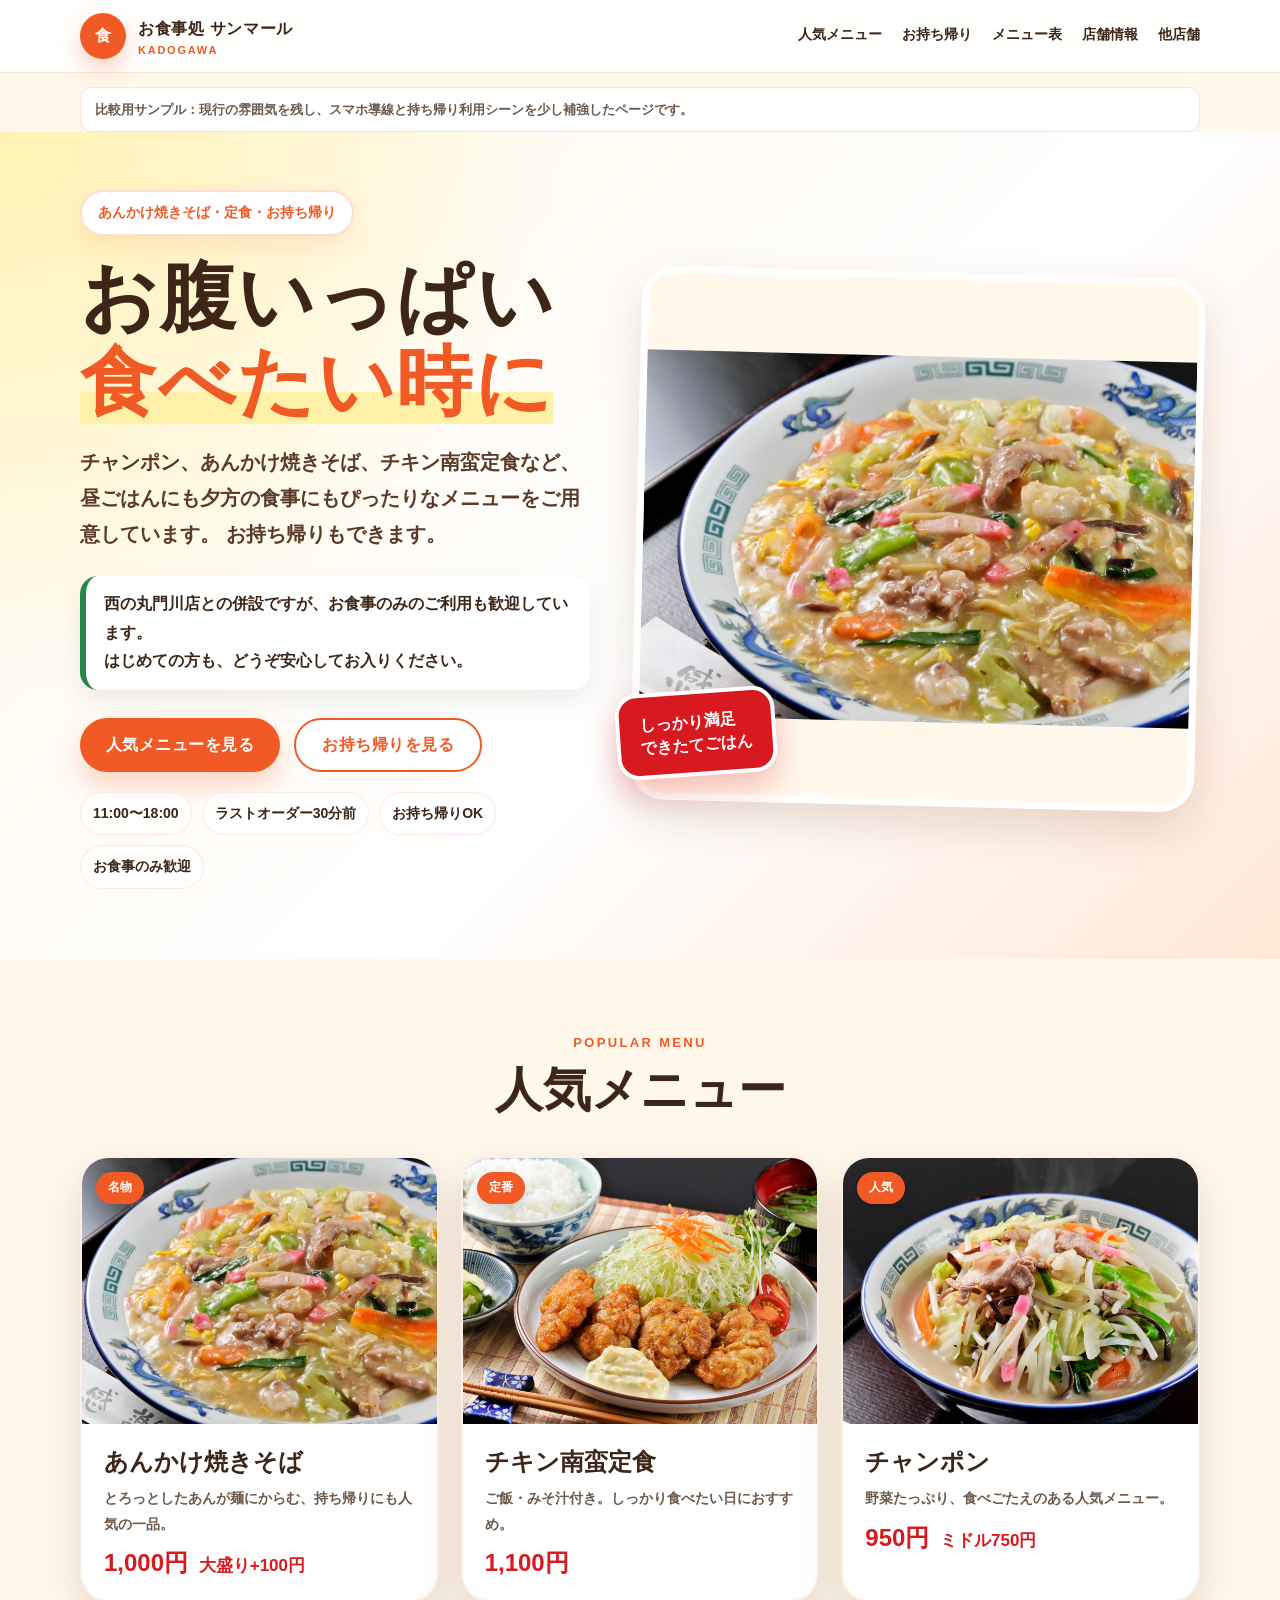
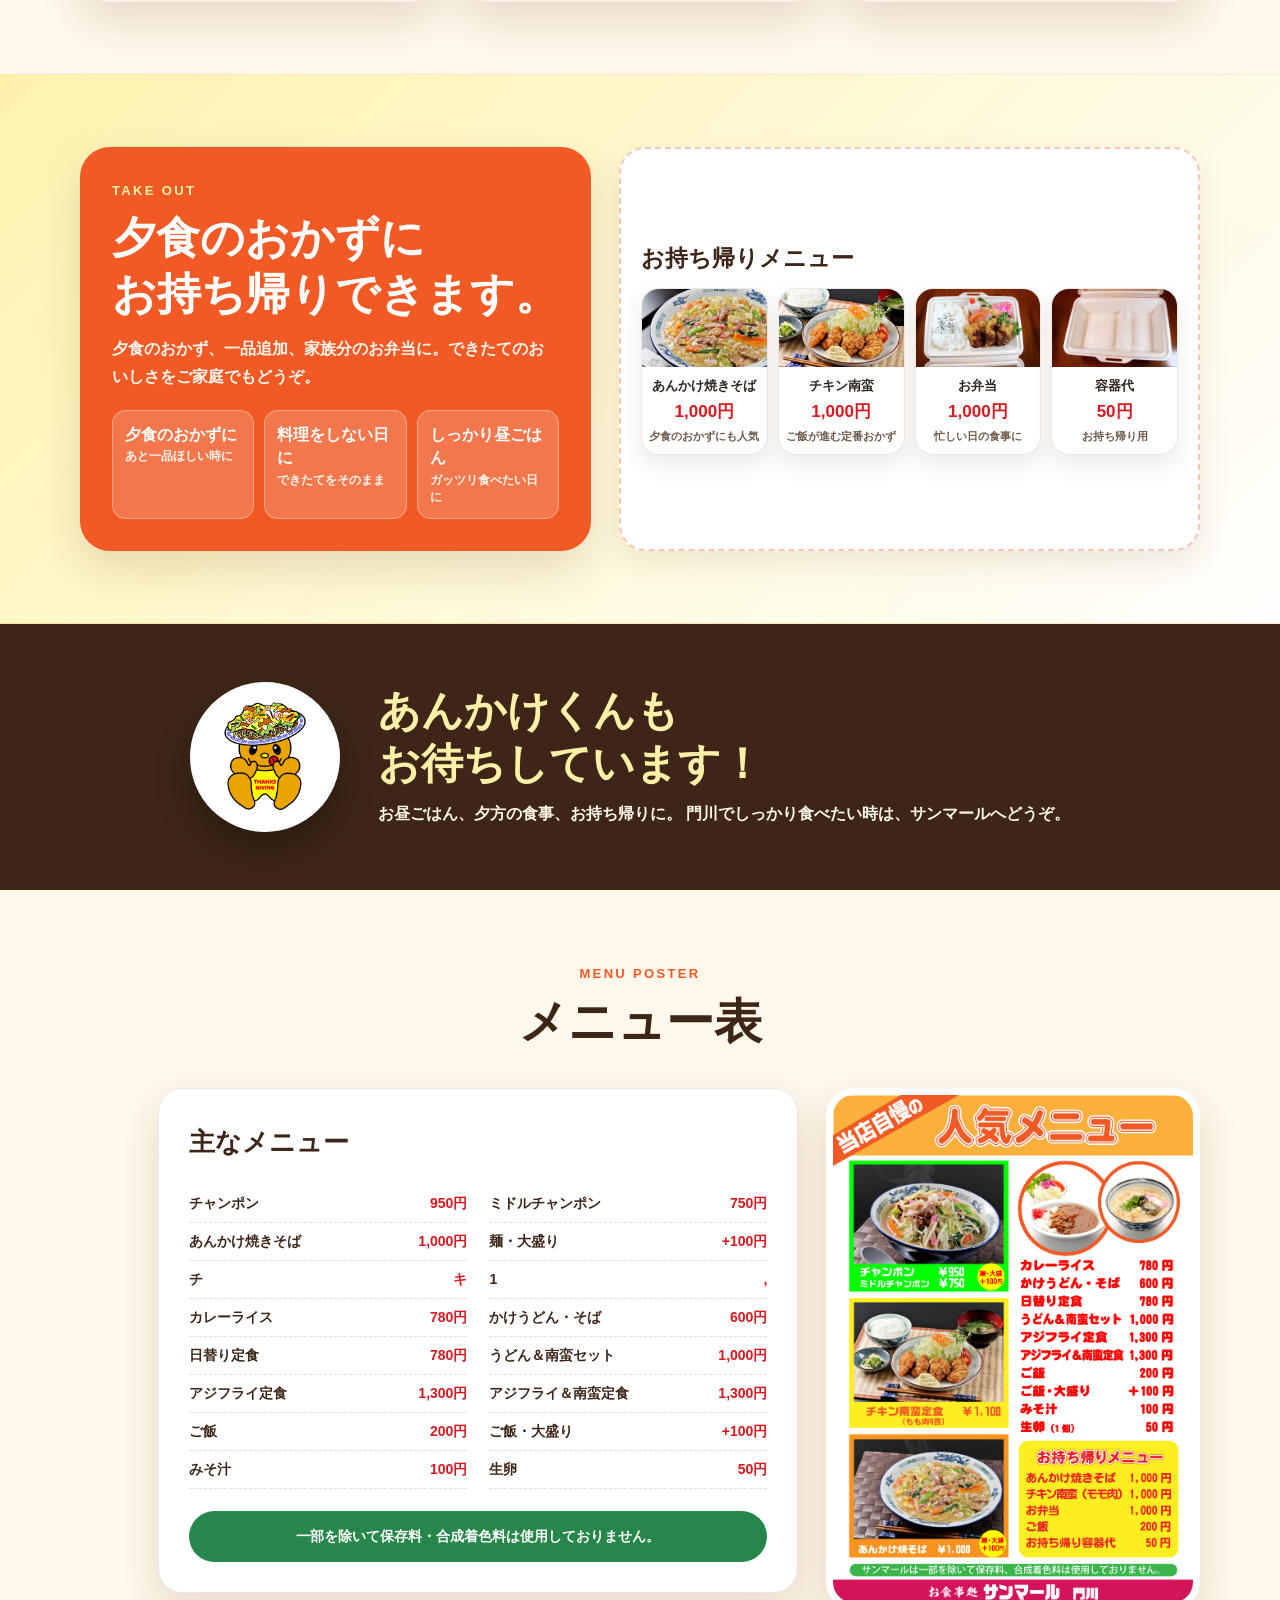
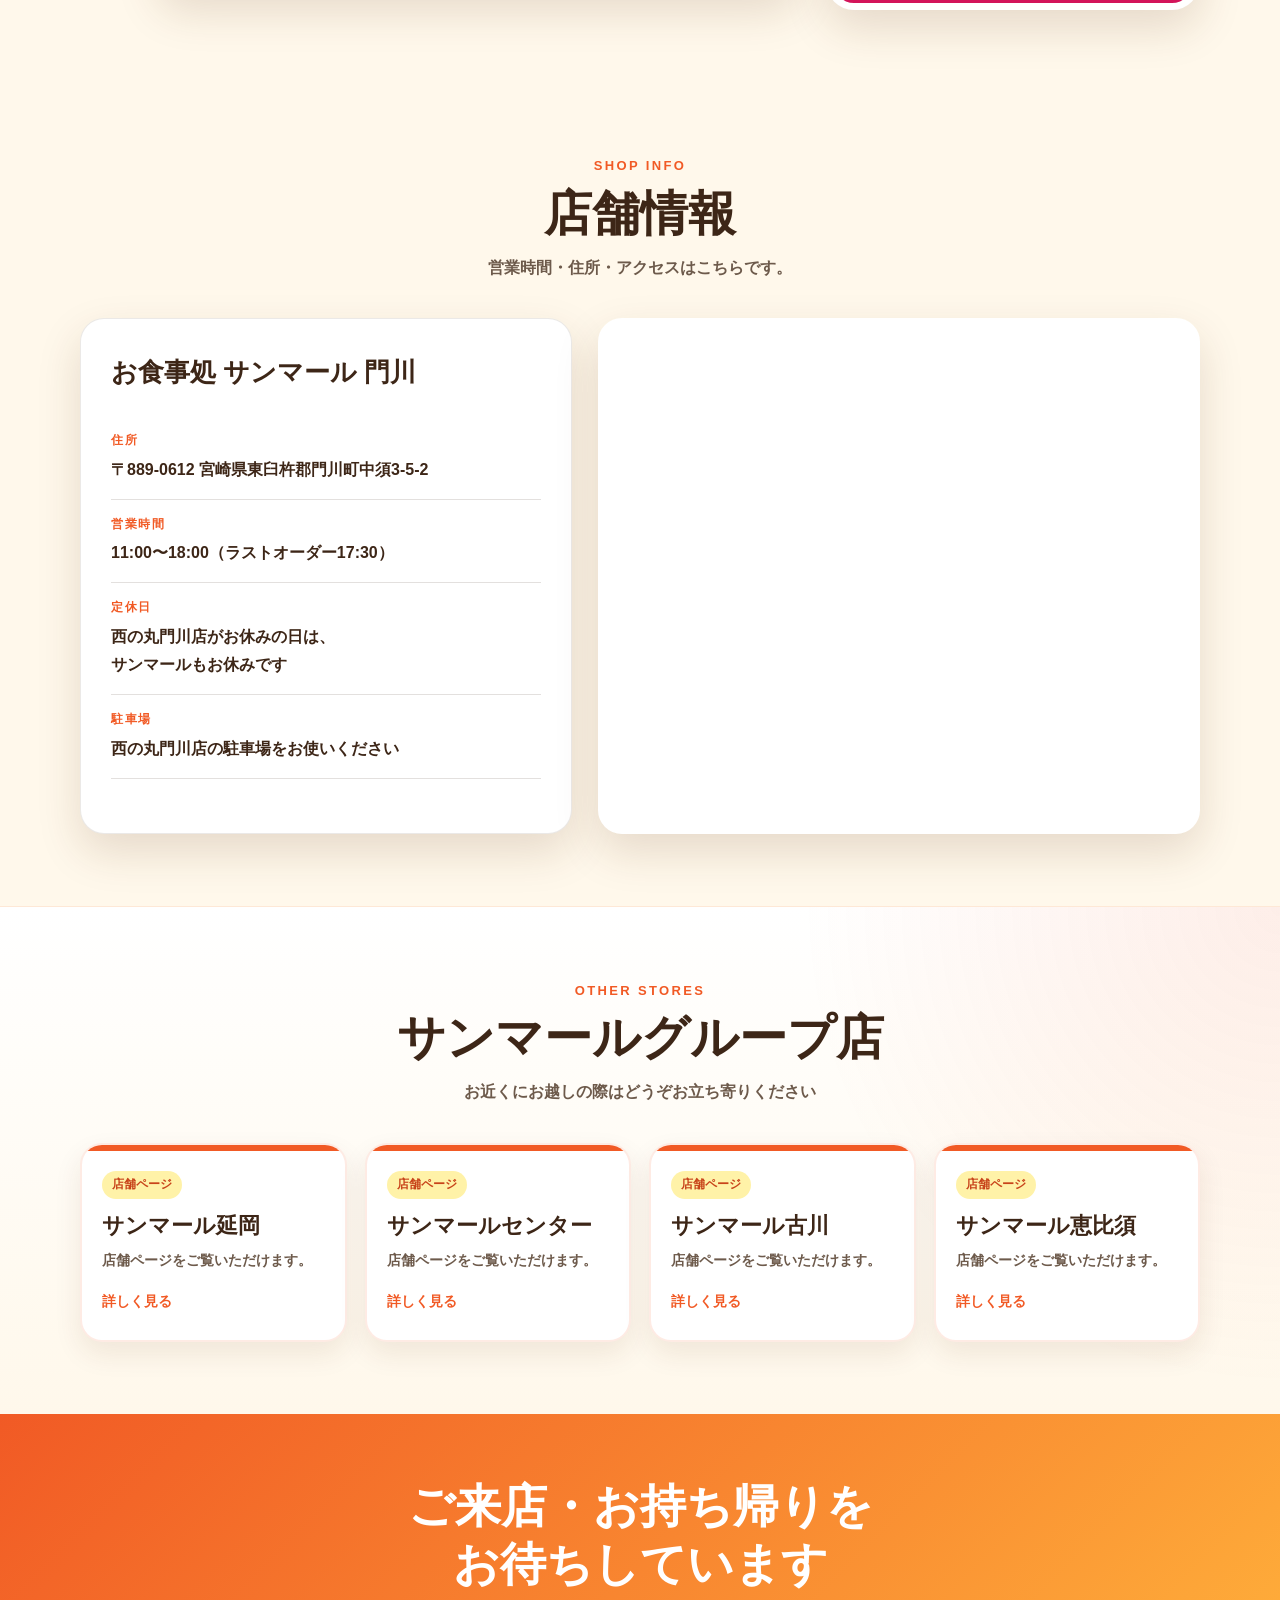
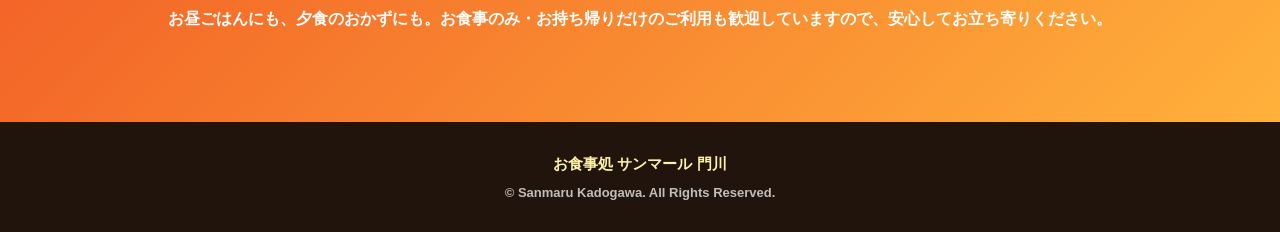
<file: kadogawa_sample.html>
<!DOCTYPE html>
<html lang="ja">
<head>
  <meta charset="UTF-8" />
  <meta name="viewport" content="width=device-width, initial-scale=1.0" />
  <title>お食事処 サンマール 門川｜改善サンプル</title>
  <meta name="description" content="お食事処 サンマール門川の改善サンプル。ガッツリ食べたい方、お持ち帰りを利用したい方へ、写真付きメニューと利用しやすさを分かりやすく伝えます。" />

  <style>
    :root {
      --main: #f15a25;
      --main-dark: #c8431a;
      --sub: #ffb13b;
      --yellow: #fff2a8;
      --cream: #fff8eb;
      --paper: #ffffff;
      --brown: #3d2617;
      --text: #2c241d;
      --muted: #6d5a4b;
      --green: #27864a;
      --red: #d71920;
      --line: rgba(61, 38, 23, 0.14);
      --shadow: 0 18px 44px rgba(88, 46, 16, 0.15);
      --radius: 24px;
    }

    * {
      box-sizing: border-box;
      margin: 0;
      padding: 0;
    }

    html {
      scroll-behavior: smooth;
    }

    body {
      font-family: "Yu Gothic", "Hiragino Kaku Gothic ProN", Meiryo, sans-serif;
      color: var(--text);
      background: var(--cream);
      line-height: 1.8;
      overflow-x: hidden;
    }

    a {
      color: inherit;
      text-decoration: none;
    }

    img {
      display: block;
      max-width: 100%;
    }

    .site-header {
      position: sticky;
      top: 0;
      z-index: 100;
      background: rgba(255, 255, 255, 0.94);
      backdrop-filter: blur(12px);
      border-bottom: 1px solid rgba(241, 90, 37, 0.18);
    }

    .header-inner {
      width: min(1120px, calc(100% - 32px));
      margin: 0 auto;
      min-height: 72px;
      display: flex;
      align-items: center;
      justify-content: space-between;
      gap: 20px;
    }

    .logo {
      display: flex;
      align-items: center;
      gap: 12px;
      color: var(--brown);
      font-weight: 900;
      letter-spacing: 0.04em;
      white-space: nowrap;
    }

    .logo-mark {
      width: 46px;
      height: 46px;
      border-radius: 50%;
      display: grid;
      place-items: center;
      background: var(--main);
      color: #fff;
      font-weight: 900;
      box-shadow: 0 10px 22px rgba(241, 90, 37, 0.28);
    }

    .logo small {
      display: block;
      color: var(--main);
      font-size: 11px;
      letter-spacing: 0.16em;
      line-height: 1.2;
    }

    .nav {
      display: flex;
      align-items: center;
      gap: 20px;
      color: var(--brown);
      font-size: 14px;
      font-weight: 800;
    }

    .nav a {
      padding: 8px 0;
      border-bottom: 3px solid transparent;
    }

    .nav a:hover {
      color: var(--main);
      border-bottom-color: var(--main);
    }

    .nav .tel-link {
      padding: 10px 18px;
      border-radius: 999px;
      background: var(--main);
      color: #fff;
      border-bottom: none;
      box-shadow: 0 10px 24px rgba(241, 90, 37, 0.24);
    }

    .hero {
      background:
        radial-gradient(circle at top left, rgba(255, 242, 168, 0.84), transparent 35rem),
        linear-gradient(135deg, #fff8eb 0%, #ffffff 58%, #ffe8d7 100%);
      padding: 58px 0 70px;
    }

    .hero-inner {
      width: min(1120px, calc(100% - 32px));
      margin: 0 auto;
      display: grid;
      grid-template-columns: 0.95fr 1.05fr;
      align-items: center;
      gap: 46px;
    }

    .hero-copy {
      position: relative;
      z-index: 1;
    }

    .badge {
      display: inline-flex;
      align-items: center;
      gap: 8px;
      margin-bottom: 18px;
      padding: 8px 16px;
      border-radius: 999px;
      background: #fff;
      color: var(--main);
      border: 2px solid rgba(241, 90, 37, 0.20);
      font-size: 14px;
      font-weight: 900;
      box-shadow: 0 10px 24px rgba(241, 90, 37, 0.12);
    }

    .hero h1 {
      color: var(--brown);
      font-size: clamp(38px, 6vw, 76px);
      line-height: 1.12;
      letter-spacing: 0.02em;
      margin-bottom: 20px;
    }

    .hero h1 span {
      color: var(--main);
      background: linear-gradient(transparent 62%, var(--yellow) 62%);
    }

    .lead {
      color: #5a3b28;
      font-size: clamp(16px, 2vw, 20px);
      font-weight: 700;
      margin-bottom: 24px;
      max-width: 620px;
    }

    .entry-note {
      background: #fff;
      border-left: 6px solid var(--green);
      border-radius: 18px;
      padding: 14px 18px;
      color: var(--brown);
      font-weight: 900;
      box-shadow: 0 10px 24px rgba(44, 36, 29, 0.08);
      margin-bottom: 28px;
    }

    .hero-actions {
      display: flex;
      flex-wrap: wrap;
      gap: 14px;
      margin-bottom: 20px;
    }

    .btn {
      display: inline-flex;
      align-items: center;
      justify-content: center;
      min-height: 54px;
      padding: 0 26px;
      border-radius: 999px;
      font-weight: 900;
      letter-spacing: 0.03em;
      transition: 0.22s ease;
    }

    .btn:hover {
      transform: translateY(-2px);
    }

    .btn-main {
      background: var(--main);
      color: #fff;
      box-shadow: 0 14px 28px rgba(241, 90, 37, 0.25);
    }

    .btn-sub {
      background: #fff;
      color: var(--main);
      border: 2px solid var(--main);
    }

    .hero-points {
      display: flex;
      flex-wrap: wrap;
      gap: 10px;
      list-style: none;
      color: var(--brown);
      font-weight: 900;
      font-size: 14px;
    }

    .hero-points li {
      background: rgba(255, 255, 255, 0.86);
      border: 1px solid rgba(241, 90, 37, 0.14);
      padding: 8px 12px;
      border-radius: 999px;
    }

    .hero-visual {
      position: relative;
    }

    .hero-photo {
      border-radius: 34px;
      overflow: hidden;
      background: #fff;
      box-shadow: var(--shadow);
      border: 7px solid #fff;
      transform: rotate(1.4deg);
    }

    .hero-photo img {
      width: 100%;
      height: 520px;
      object-fit: contain;
      background: #fff8eb;
    }

    .hero-chip {
      position: absolute;
      left: -20px;
      bottom: 30px;
      background: var(--red);
      color: #fff;
      padding: 16px 20px;
      border-radius: 22px;
      font-weight: 900;
      line-height: 1.45;
      border: 4px solid #fff;
      box-shadow: 0 14px 30px rgba(215, 25, 32, 0.26);
      transform: rotate(-4deg);
    }

    .section {
      width: min(1120px, calc(100% - 32px));
      margin: 0 auto;
      padding: 72px 0;
    }

    .section-title {
      text-align: center;
      margin-bottom: 36px;
    }

    .section-title .en {
      display: block;
      color: var(--main);
      font-size: 13px;
      font-weight: 900;
      letter-spacing: 0.18em;
      margin-bottom: 6px;
    }

    .section-title h2 {
      color: var(--brown);
      font-size: clamp(30px, 4vw, 48px);
      line-height: 1.25;
    }

    .section-title p {
      color: var(--muted);
      font-weight: 700;
      margin-top: 10px;
    }

    .menu-grid {
      display: grid;
      grid-template-columns: repeat(3, 1fr);
      gap: 22px;
    }

    .menu-card {
      background: #fff;
      border-radius: 28px;
      overflow: hidden;
      box-shadow: var(--shadow);
      border: 2px solid rgba(241, 90, 37, 0.10);
      transition: 0.22s ease;
    }

    .menu-card:hover {
      transform: translateY(-5px);
    }

    .menu-photo {
      position: relative;
      aspect-ratio: 4 / 3;
      background: #f2dfca;
      overflow: hidden;
    }

    .menu-photo img {
      width: 100%;
      height: 100%;
      object-fit: cover;
    }

    .menu-tag {
      position: absolute;
      top: 14px;
      left: 14px;
      background: var(--main);
      color: #fff;
      border-radius: 999px;
      padding: 5px 12px;
      font-size: 12px;
      font-weight: 900;
      box-shadow: 0 8px 16px rgba(0, 0, 0, 0.14);
    }

    .menu-card-body {
      padding: 22px;
    }

    .menu-card-body h3 {
      color: var(--brown);
      font-size: 24px;
      line-height: 1.35;
      margin-bottom: 8px;
    }

    .menu-card-body p {
      color: var(--muted);
      font-size: 14px;
      font-weight: 700;
      margin-bottom: 12px;
    }

    .price {
      color: var(--red);
      font-size: 24px;
      font-weight: 900;
      line-height: 1.2;
      white-space: nowrap;
    }

    .price-note {
      display: inline-block;
      margin-left: 4px;
      font-size: 17px;
      line-height: 1.2;
      white-space: nowrap;
    }

    .takeout-section {
      background:
        linear-gradient(135deg, rgba(255, 242, 168, 0.92), rgba(255, 255, 255, 0.96)),
        radial-gradient(circle at bottom right, rgba(241, 90, 37, 0.18), transparent 28rem);
      border-top: 1px solid rgba(241, 90, 37, 0.12);
      border-bottom: 1px solid rgba(241, 90, 37, 0.12);
    }

    .takeout-wrap {
      width: min(1120px, calc(100% - 32px));
      margin: 0 auto;
      padding: 72px 0;
    }

    .takeout-head {
      display: grid;
      grid-template-columns: 0.9fr 1.1fr;
      gap: 28px;
      align-items: stretch;
    }

    .takeout-message {
      background: var(--main);
      color: #fff;
      padding: 32px;
      border-radius: 30px;
      box-shadow: var(--shadow);
    }

    .takeout-message .en {
      font-weight: 900;
      letter-spacing: 0.18em;
      font-size: 13px;
      color: var(--yellow);
    }

    .takeout-message h2 {
      font-size: clamp(32px, 3.6vw, 44px);
      line-height: 1.28;
      margin: 8px 0 12px;
    }

    .takeout-message p {
      font-weight: 800;
      color: #fff7ef;
    }

    .nobr {
      white-space: nowrap;
    }

    .takeout-menu-panel {
      background: #fff;
      border-radius: 26px;
      padding: 22px 20px;
      box-shadow: 0 12px 30px rgba(88, 46, 16, 0.10);
      border: 2px dashed rgba(241, 90, 37, 0.34);
      display: flex;
      flex-direction: column;
      justify-content: center;
    }

    .takeout-menu-title {
      color: var(--brown);
      font-size: 23px;
      margin-bottom: 14px;
      line-height: 1.35;
    }

    .takeout-grid {
      display: grid;
      grid-template-columns: repeat(4, 1fr);
      gap: 10px;
    }

    .takeout-card {
      background: #fff;
      border-radius: 18px;
      overflow: hidden;
      box-shadow: 0 10px 22px rgba(88, 46, 16, 0.10);
      border: 1px solid rgba(61, 38, 23, 0.10);
    }

    .takeout-card img {
      width: 100%;
      aspect-ratio: 4 / 3;
      object-fit: cover;
      background: #f2dfca;
    }

    .takeout-card-body {
      padding: 16px;
      text-align: center;
      font-weight: 900;
    }

    .takeout-card-body span {
      display: block;
      color: var(--red);
      font-size: 20px;
      margin-top: 4px;
    }

    .takeout-menu-panel .takeout-card img {
      aspect-ratio: 16 / 10;
    }

    .takeout-menu-panel .takeout-card-body {
      padding: 10px 6px;
      font-size: 13px;
      line-height: 1.45;
    }

    .takeout-menu-panel .takeout-card-body span {
      font-size: 17px;
    }

    .first-guide {
      display: grid;
      grid-template-columns: 1fr 1fr 1fr;
      gap: 20px;
    }

    .guide-card {
      background: #fff;
      border-radius: var(--radius);
      padding: 26px;
      border: 2px solid rgba(241, 90, 37, 0.12);
      box-shadow: 0 12px 28px rgba(88, 46, 16, 0.09);
    }

    .guide-icon {
      width: 50px;
      height: 50px;
      border-radius: 50%;
      display: grid;
      place-items: center;
      background: var(--yellow);
      color: var(--main-dark);
      font-size: 24px;
      margin-bottom: 12px;
    }

    .guide-card h3 {
      color: var(--brown);
      font-size: 21px;
      margin-bottom: 8px;
    }

    .guide-card p {
      color: var(--muted);
      font-weight: 700;
      font-size: 14px;
    }

    .poster-wrap {
      display: grid;
      grid-template-columns: minmax(600px, 1fr) minmax(300px, 0.52fr);
      gap: 28px;
      align-items: start;
      justify-content: center;
    }

    .poster-text,
    .info-card,
    .mascot-card {
      background: #fff;
      border-radius: var(--radius);
      padding: 30px;
      box-shadow: var(--shadow);
      border: 1px solid rgba(61, 38, 23, 0.10);
    }

    .poster-text {
      width: 100%;
      max-width: 640px;
      justify-self: end;
      min-height: 430px;
      display: flex;
      flex-direction: column;
      justify-content: center;
    }

    .poster-text h3,
    .info-card h3,
    .mascot-card h3 {
      color: var(--brown);
      font-size: 26px;
      margin-bottom: 20px;
    }

    .menu-list {
      display: grid;
      grid-template-columns: repeat(2, minmax(0, 1fr));
      column-gap: 22px;
      list-style: none;
    }

    .menu-list li {
      display: flex;
      justify-content: space-between;
      align-items: baseline;
      gap: 10px;
      min-width: 0;
      padding: 9px 0;
      border-bottom: 1px dashed var(--line);
      color: var(--brown);
      font-size: 14px;
      font-weight: 900;
      line-height: 1.35;
    }

    .menu-list li span:first-child {
      min-width: 0;
    }

    .menu-list li span:last-child {
      color: var(--red);
      white-space: nowrap;
    }

    .notice {
      margin-top: 22px;
      background: var(--green);
      color: #fff;
      border-radius: 999px;
      padding: 13px 16px;
      font-size: 14px;
      font-weight: 900;
      text-align: center;
    }

    .photo-panel {
      background: #fff;
      border-radius: 28px;
      overflow: hidden;
      box-shadow: var(--shadow);
      border: 7px solid #fff;
      width: 100%;
      max-width: 380px;
      justify-self: start;
    }

    .photo-panel img {
      width: 100%;
      height: auto;
    }


    .stores-section {
      background:
        radial-gradient(circle at top right, rgba(241, 90, 37, 0.10), transparent 30rem),
        linear-gradient(180deg, #ffffff 0%, var(--cream) 100%);
      border-top: 1px solid rgba(241, 90, 37, 0.10);
    }

    .store-grid {
      display: grid;
      grid-template-columns: repeat(4, 1fr);
      gap: 18px;
    }

    .store-card {
      background: #fff;
      border-radius: 22px;
      padding: 24px 20px;
      border: 2px solid rgba(241, 90, 37, 0.12);
      box-shadow: 0 12px 28px rgba(88, 46, 16, 0.09);
      transition: 0.22s ease;
      position: relative;
      overflow: hidden;
    }

    .store-card::before {
      content: "";
      position: absolute;
      inset: 0 0 auto 0;
      height: 6px;
      background: var(--main);
    }

    .store-card:hover {
      transform: translateY(-4px);
      box-shadow: 0 18px 38px rgba(88, 46, 16, 0.14);
    }

    .store-card .store-label {
      display: inline-flex;
      align-items: center;
      justify-content: center;
      min-height: 28px;
      padding: 0 10px;
      border-radius: 999px;
      background: var(--yellow);
      color: var(--main-dark);
      font-size: 12px;
      font-weight: 900;
      margin-bottom: 12px;
    }

    .store-card h3 {
      color: var(--brown);
      font-size: 22px;
      line-height: 1.35;
      margin-bottom: 8px;
    }

    .store-card p {
      color: var(--muted);
      font-size: 14px;
      font-weight: 700;
      margin-bottom: 14px;
    }

    .store-card .store-link-text {
      color: var(--main);
      font-weight: 900;
      font-size: 14px;
    }


    .mascot-area {
      background: var(--brown);
      color: #fff;
    }

    .mascot-inner {
      width: min(900px, calc(100% - 32px));
      margin: 0 auto;
      padding: 58px 0;
      display: grid;
      grid-template-columns: 160px 1fr;
      gap: 28px;
      align-items: center;
    }

    .mascot-img {
      width: 150px;
      height: 150px;
      border-radius: 50%;
      object-fit: contain;
      background: #fff;
      padding: 12px;
      box-shadow: 0 18px 34px rgba(0, 0, 0, 0.26);
    }

    .mascot-area h2 {
      color: var(--yellow);
      font-size: clamp(28px, 4vw, 42px);
      line-height: 1.25;
      margin-bottom: 10px;
    }

    .mascot-area p {
      color: #fff5e8;
      font-weight: 800;
    }

    .info {
      display: grid;
      grid-template-columns: 0.9fr 1.1fr;
      gap: 26px;
      align-items: stretch;
    }

    .info-row {
      padding: 14px 0;
      border-bottom: 1px solid var(--line);
    }

    .info-row strong {
      display: block;
      color: var(--main);
      font-size: 12px;
      letter-spacing: 0.14em;
      margin-bottom: 4px;
    }

    .info-row span,
    .info-row a {
      font-weight: 800;
      color: var(--brown);
    }

    .map-box {
      min-height: 380px;
      border-radius: var(--radius);
      overflow: hidden;
      box-shadow: var(--shadow);
      border: 7px solid #fff;
      background: #fff;
    }

    .map-box iframe {
      width: 100%;
      height: 100%;
      min-height: 380px;
      border: 0;
      display: block;
    }

    .cta {
      background: linear-gradient(135deg, var(--main), var(--sub));
      color: #fff;
      text-align: center;
      padding: 64px 20px;
    }

    .cta h2 {
      font-size: clamp(30px, 4vw, 46px);
      line-height: 1.25;
      margin-bottom: 12px;
    }

    .cta p {
      font-weight: 800;
      margin-bottom: 24px;
    }

    .cta .tel {
      display: inline-flex;
      align-items: center;
      justify-content: center;
      min-height: 58px;
      padding: 0 30px;
      border-radius: 999px;
      background: #fff;
      color: var(--main);
      font-size: 24px;
      font-weight: 900;
      box-shadow: 0 14px 30px rgba(0, 0, 0, 0.16);
    }

    .site-footer {
      background: #21140c;
      color: rgba(255, 255, 255, 0.72);
      text-align: center;
      padding: 28px 20px;
      font-size: 13px;
      font-weight: 700;
    }

    .site-footer strong {
      display: block;
      color: #fff2a8;
      font-size: 15px;
      margin-bottom: 4px;
    }

    .sample-note {
      width: min(1120px, calc(100% - 32px));
      margin: 14px auto 0;
      padding: 10px 14px;
      border-radius: 12px;
      background: #fff;
      color: var(--muted);
      border: 1px solid rgba(241, 90, 37, 0.18);
      font-size: 13px;
      font-weight: 800;
    }

    .use-scene-list {
      display: grid;
      grid-template-columns: repeat(3, 1fr);
      gap: 10px;
      margin-top: 18px;
    }

    .use-scene {
      background: rgba(255, 255, 255, 0.18);
      border: 1px solid rgba(255, 255, 255, 0.34);
      border-radius: 14px;
      padding: 12px;
      font-weight: 900;
      line-height: 1.45;
    }

    .use-scene small {
      display: block;
      color: #fff7ef;
      font-size: 12px;
      font-weight: 800;
      margin-top: 2px;
    }

    .takeout-card-body small {
      display: block;
      color: var(--muted);
      font-size: 11px;
      line-height: 1.35;
      margin-top: 4px;
      font-weight: 800;
    }
    @media (max-width: 960px) {
      .header-inner {
        flex-wrap: wrap;
        align-items: flex-start;
        padding: 10px 0 12px;
      }

      .nav {
        display: flex;
        width: 100%;
        overflow-x: auto;
        gap: 10px;
        padding: 0 0 4px;
        scrollbar-width: none;
      }

      .nav::-webkit-scrollbar {
        display: none;
      }

      .nav a {
        flex: 0 0 auto;
        padding: 7px 12px;
        border-radius: 999px;
        background: #fff8eb;
        border: 1px solid rgba(241, 90, 37, 0.18);
        color: var(--brown);
      }

      .hero-inner,
      .takeout-head,
      .poster-wrap,
      .info,
      .mascot-inner {
        grid-template-columns: 1fr;
      }

      .poster-text,
      .photo-panel {
        max-width: 560px;
        justify-self: center;
      }

      .hero {
        padding-top: 42px;
      }

      .hero-photo {
        transform: none;
      }

      .hero-photo img {
        height: 380px;
      }

      .hero-chip {
        left: 14px;
        bottom: 14px;
      }

      .menu-grid,
      .first-guide {
        grid-template-columns: 1fr;
      }

      .store-grid {
        grid-template-columns: repeat(2, 1fr);
      }

      .takeout-grid {
        grid-template-columns: repeat(2, 1fr);
      }

      .mascot-img {
        justify-self: center;
      }

      .mascot-area {
        text-align: center;
      }
    }

    @media (min-width: 561px) and (max-width: 960px) {
      .poster-wrap {
        grid-template-columns: minmax(0, 1fr) minmax(220px, 0.48fr);
        gap: 22px;
      }

      .poster-text,
      .photo-panel {
        max-width: none;
      }

      .poster-text {
        padding: 24px;
      }

      .menu-list {
        grid-template-columns: repeat(2, minmax(0, 1fr));
        column-gap: 18px;
      }

      .menu-list li {
        font-size: 13px;
        gap: 8px;
        padding: 8px 0;
      }

      .notice {
        font-size: 12px;
        padding: 10px 12px;
      }
    }
    @media (max-width: 560px) {
      .header-inner,
      .hero-inner,
      .section,
      .takeout-wrap,
      .mascot-inner {
        width: min(100% - 22px, 1120px);
      }

      .site-header {
        position: sticky;
      }

      .sample-note {
        width: min(100% - 22px, 1120px);
        margin-top: 10px;
      }

      .use-scene-list {
        grid-template-columns: 1fr;
      }

      .logo {
        font-size: 14px;
      }

      .logo-mark {
        width: 40px;
        height: 40px;
      }

      .hero h1 {
        font-size: 38px;
      }

      .hero-photo img {
        height: 300px;
      }

      .btn,
      .cta .tel {
        width: 100%;
      }

      .takeout-grid {
        grid-template-columns: 1fr;
      }

      .store-grid {
        grid-template-columns: 1fr;
      }

      .takeout-message,
      .poster-text,
      .info-card {
        padding: 24px;
      }

      .photo-panel {
        max-width: 100%;
      }

      .nobr {
        white-space: normal;
      }

      .menu-list {
        grid-template-columns: 1fr;
      }

      .menu-list li {
        align-items: flex-start;
        font-size: 14px;
      }
}
  </style>
</head>
<body>
  <header class="site-header">
    <div class="header-inner">
      <a href="#top" class="logo">
        <span class="logo-mark">食</span>
        <span>
          お食事処 サンマール
          <small>KADOGAWA</small>
        </span>
      </a>

      <nav class="nav">
        <a href="#menu">人気メニュー</a>
        <a href="#takeout">お持ち帰り</a>
        <a href="#poster">メニュー表</a>
        <a href="#access">店舗情報</a>
        <a href="#stores">他店舗</a>
      </nav>
    </div>
  </header>

  <main id="top">
    <div class="sample-note">比較用サンプル：現行の雰囲気を残し、スマホ導線と持ち帰り利用シーンを少し補強したページです。</div>
    <section class="hero">
      <div class="hero-inner">
        <div class="hero-copy">
          <div class="badge">あんかけ焼きそば・定食・お持ち帰り</div>
          <h1>お腹いっぱい<br><span>食べたい時に</span></h1>
          <p class="lead">
            チャンポン、あんかけ焼きそば、チキン南蛮定食など、
            昼ごはんにも夕方の食事にもぴったりなメニューをご用意しています。
            お持ち帰りもできます。
          </p>


          <div class="entry-note">
            西の丸門川店との併設ですが、お食事のみのご利用も歓迎しています。<br>
            はじめての方も、どうぞ安心してお入りください。
          </div>
          <div class="hero-actions">
            <a href="#menu" class="btn btn-main">人気メニューを見る</a>
            <a href="#takeout" class="btn btn-sub">お持ち帰りを見る</a>
          </div>

          <ul class="hero-points">
            <li>11:00〜18:00</li><li>ラストオーダー30分前</li>
            <li>お持ち帰りOK</li>
            <li>お食事のみ歓迎</li>
          </ul>
        </div>

        <div class="hero-visual">
          <div class="hero-photo">
            <img src="images/131204_440.jpg" alt="チキン南蛮定食" />
          </div>
          <div class="hero-chip">しっかり満足<br>できたてごはん</div>
        </div>
      </div>
    </section>

    <section class="section" id="menu">
      <div class="section-title">
        <span class="en">POPULAR MENU</span>
        <h2>人気メニュー</h2>
      </div>

      <div class="menu-grid">
        <article class="menu-card">
          <div class="menu-photo">
            <img src="images/131204_440.jpg" alt="あんかけ焼きそば" />
            <span class="menu-tag">名物</span>
          </div>
          <div class="menu-card-body">
            <h3>あんかけ焼きそば</h3>
            <p>とろっとしたあんが麺にからむ、持ち帰りにも人気の一品。</p>
            <div class="price">1,000円 <span class="price-note">大盛り+100円</span></div>
          </div>
        </article>

        <article class="menu-card">
          <div class="menu-photo">
            <img src="images/131204_396.jpg" alt="チキン南蛮定食" />
            <span class="menu-tag">定番</span>
          </div>
          <div class="menu-card-body">
            <h3>チキン南蛮定食</h3>
            <p>ご飯・みそ汁付き。しっかり食べたい日におすすめ。</p>
            <div class="price">1,100円</div>
          </div>
        </article>

        <article class="menu-card">
          <div class="menu-photo">
            <img src="images/131204_443.jpg" alt="チャンポン" />
            <span class="menu-tag">人気</span>
          </div>
          <div class="menu-card-body">
            <h3>チャンポン</h3>
            <p>野菜たっぷり、食べごたえのある人気メニュー。</p>
            <div class="price">950円 <span class="price-note">ミドル750円</span></div>
          </div>
        </article>
      </div>
    </section>

    <section class="takeout-section" id="takeout">
      <div class="takeout-wrap">
        <div class="takeout-head">
          <div class="takeout-message">
            <div class="en">TAKE OUT</div>
            <h2><span class="nobr">夕食のおかずに</span><br><span class="nobr">お持ち帰りできます。</span></h2>
            <p>夕食のおかず、一品追加、家族分のお弁当に。できたてのおいしさをご家庭でもどうぞ。</p>
            <div class="use-scene-list">
              <div class="use-scene">夕食のおかずに<small>あと一品ほしい時に</small></div>
              <div class="use-scene">料理をしない日に<small>できたてをそのまま</small></div>
              <div class="use-scene">しっかり昼ごはん<small>ガッツリ食べたい日に</small></div>
            </div>
          </div>

          <div class="takeout-menu-panel">
            <h3 class="takeout-menu-title">お持ち帰りメニュー</h3>
            <div class="takeout-grid">
              <article class="takeout-card">
                <img src="images/131204_440.jpg" alt="あんかけ焼きそば" />
                <div class="takeout-card-body">あんかけ焼きそば<span>1,000円</span><small>夕食のおかずにも人気</small></div>
              </article>
              <article class="takeout-card">
                <img src="images/131204_396.jpg" alt="チキン南蛮" />
                <div class="takeout-card-body">チキン南蛮<span>1,000円</span><small>ご飯が進む定番おかず</small></div>
              </article>
              <article class="takeout-card">
                <img src="images/IMG_4822.JPG" alt="お弁当" />
                <div class="takeout-card-body">お弁当<span>1,000円</span><small>忙しい日の食事に</small></div>
              </article>
              <article class="takeout-card">
                <img src="images/弁当箱.jpg" alt="お持ち帰り容器" />
                <div class="takeout-card-body">容器代<span>50円</span><small>お持ち帰り用</small></div>
              </article>
            </div>
          </div>
        </div>
      </div>
    </section>

    <section class="mascot-area">
      <div class="mascot-inner">
        <img class="mascot-img" src="images/あんかけくん2021.jpg" alt="あんかけくん" />
        <div>
          <h2>あんかけくんも<br>お待ちしています！</h2>
          <p>
            お昼ごはん、夕方の食事、お持ち帰りに。
            門川でしっかり食べたい時は、サンマールへどうぞ。
          </p>
        </div>
      </div>
    </section>

    <section class="section" id="poster">
      <div class="section-title">
        <span class="en">MENU POSTER</span>
        <h2>メニュー表</h2>
      </div>

      <div class="poster-wrap">
        <div class="poster-text">
          <h3>主なメニュー</h3>
          <ul class="menu-list">
            <li><span>チャンポン</span><span>950円</span></li>
            <li><span>ミドルチャンポン</span><span>750円</span></li>
            <li><span>あんかけ焼きそば</span><span>1,000円</span></li>
            <li><span>麺・大盛り</span><span>+100円</span></li>
            <li><span>チ</span><span>キ</span></li>
            <li><span>1</span><span>,</span></li>
            <li><span>カレーライス</span><span>780円</span></li>
            <li><span>かけうどん・そば</span><span>600円</span></li>
            <li><span>日替り定食</span><span>780円</span></li>
            <li><span>うどん＆南蛮セット</span><span>1,000円</span></li>
            <li><span>アジフライ定食</span><span>1,300円</span></li>
            <li><span>アジフライ＆南蛮定食</span><span>1,300円</span></li>
            <li><span>ご飯</span><span>200円</span></li>
            <li><span>ご飯・大盛り</span><span>+100円</span></li>
            <li><span>みそ汁</span><span>100円</span></li>
            <li><span>生卵</span><span>50円</span></li>
          </ul>
          <div class="notice">一部を除いて保存料・合成着色料は使用しておりません。</div>
        </div>

        <div class="photo-panel">
          <img src="images/20250629.jpg" alt="お食事処サンマール門川のメニュー表" />
        </div>
      </div>
    </section>

    <section class="section" id="access">
      <div class="section-title">
        <span class="en">SHOP INFO</span>
        <h2>店舗情報</h2>
        <p>営業時間・住所・アクセスはこちらです。</p>
      </div>

      <div class="info">
        <div class="info-card">
          <h3>お食事処 サンマール 門川</h3>
          <div class="info-row"><strong>住所</strong><span>〒889-0612 宮崎県東臼杵郡門川町中須3-5-2</span></div>
          <div class="info-row"><strong>営業時間</strong><span>11:00〜18:00（ラストオーダー17:30）</span></div>
          <div class="info-row"><strong>定休日</strong><span>西の丸門川店がお休みの日は、<br>サンマールもお休みです</span></div>
          <div class="info-row"><strong>駐車場</strong><span>西の丸門川店の駐車場をお使いください</span></div>
          <div style="margin-top: 24px;">
          </div>
        </div>

        <div class="map-box">
          <iframe src="https://www.google.com/maps?q=%E3%81%8A%E9%A3%9F%E4%BA%8B%E5%87%A6%20%E3%82%B5%E3%83%B3%E3%83%9E%E3%83%BC%E3%83%AB%20%E9%96%80%E5%B7%9D%20%E5%AE%AE%E5%B4%8E%E7%9C%8C%E6%9D%B1%E8%87%BC%E6%9D%B5%E9%83%A1%E9%96%80%E5%B7%9D%E7%94%BA%E4%B8%AD%E9%A0%883-5-2&output=embed" allowfullscreen="" loading="lazy" referrerpolicy="no-referrer-when-downgrade"></iframe>
        </div>
      </div>
    </section>

    <section class="stores-section" id="stores">
      <div class="section">
        <div class="section-title">
          <span class="en">OTHER STORES</span>
          <h2>サンマールグループ店</h2>
          <p>お近くにお越しの際はどうぞお立ち寄りください</p>
        </div>

        <div class="store-grid">
          <a class="store-card" href="nobeoka.html" aria-label="サンマール延岡の店舗ページ"><span class="store-label">店舗ページ</span><h3>サンマール延岡</h3><p>店舗ページをご覧いただけます。</p><span class="store-link-text">詳しく見る</span></a>

          <a class="store-card" href="center.html" aria-label="サンマールセンターの店舗ページ"><span class="store-label">店舗ページ</span><h3>サンマールセンター</h3><p>店舗ページをご覧いただけます。</p><span class="store-link-text">詳しく見る</span></a>

          <a class="store-card" href="furukawa.html" aria-label="サンマール古川の店舗ページ"><span class="store-label">店舗ページ</span><h3>サンマール古川</h3><p>店舗ページをご覧いただけます。</p><span class="store-link-text">詳しく見る</span></a>

          <a class="store-card" href="ebisu.html" aria-label="サンマール恵比須の店舗ページ"><span class="store-label">店舗ページ</span><h3>サンマール恵比須</h3><p>店舗ページをご覧いただけます。</p><span class="store-link-text">詳しく見る</span></a>
        </div>
      </div>
    </section>

    <section class="cta">
      <h2>ご来店・お持ち帰りを<br>お待ちしています</h2>
      <p>お昼ごはんにも、夕食のおかずにも。お食事のみ・お持ち帰りだけのご利用も歓迎していますので、安心してお立ち寄りください。</p>
    </section>
  </main>

  <footer class="site-footer">
    <strong>お食事処 サンマール 門川</strong>
    © Sanmaru Kadogawa. All Rights Reserved.
  </footer>
</body>
</html>
</file>
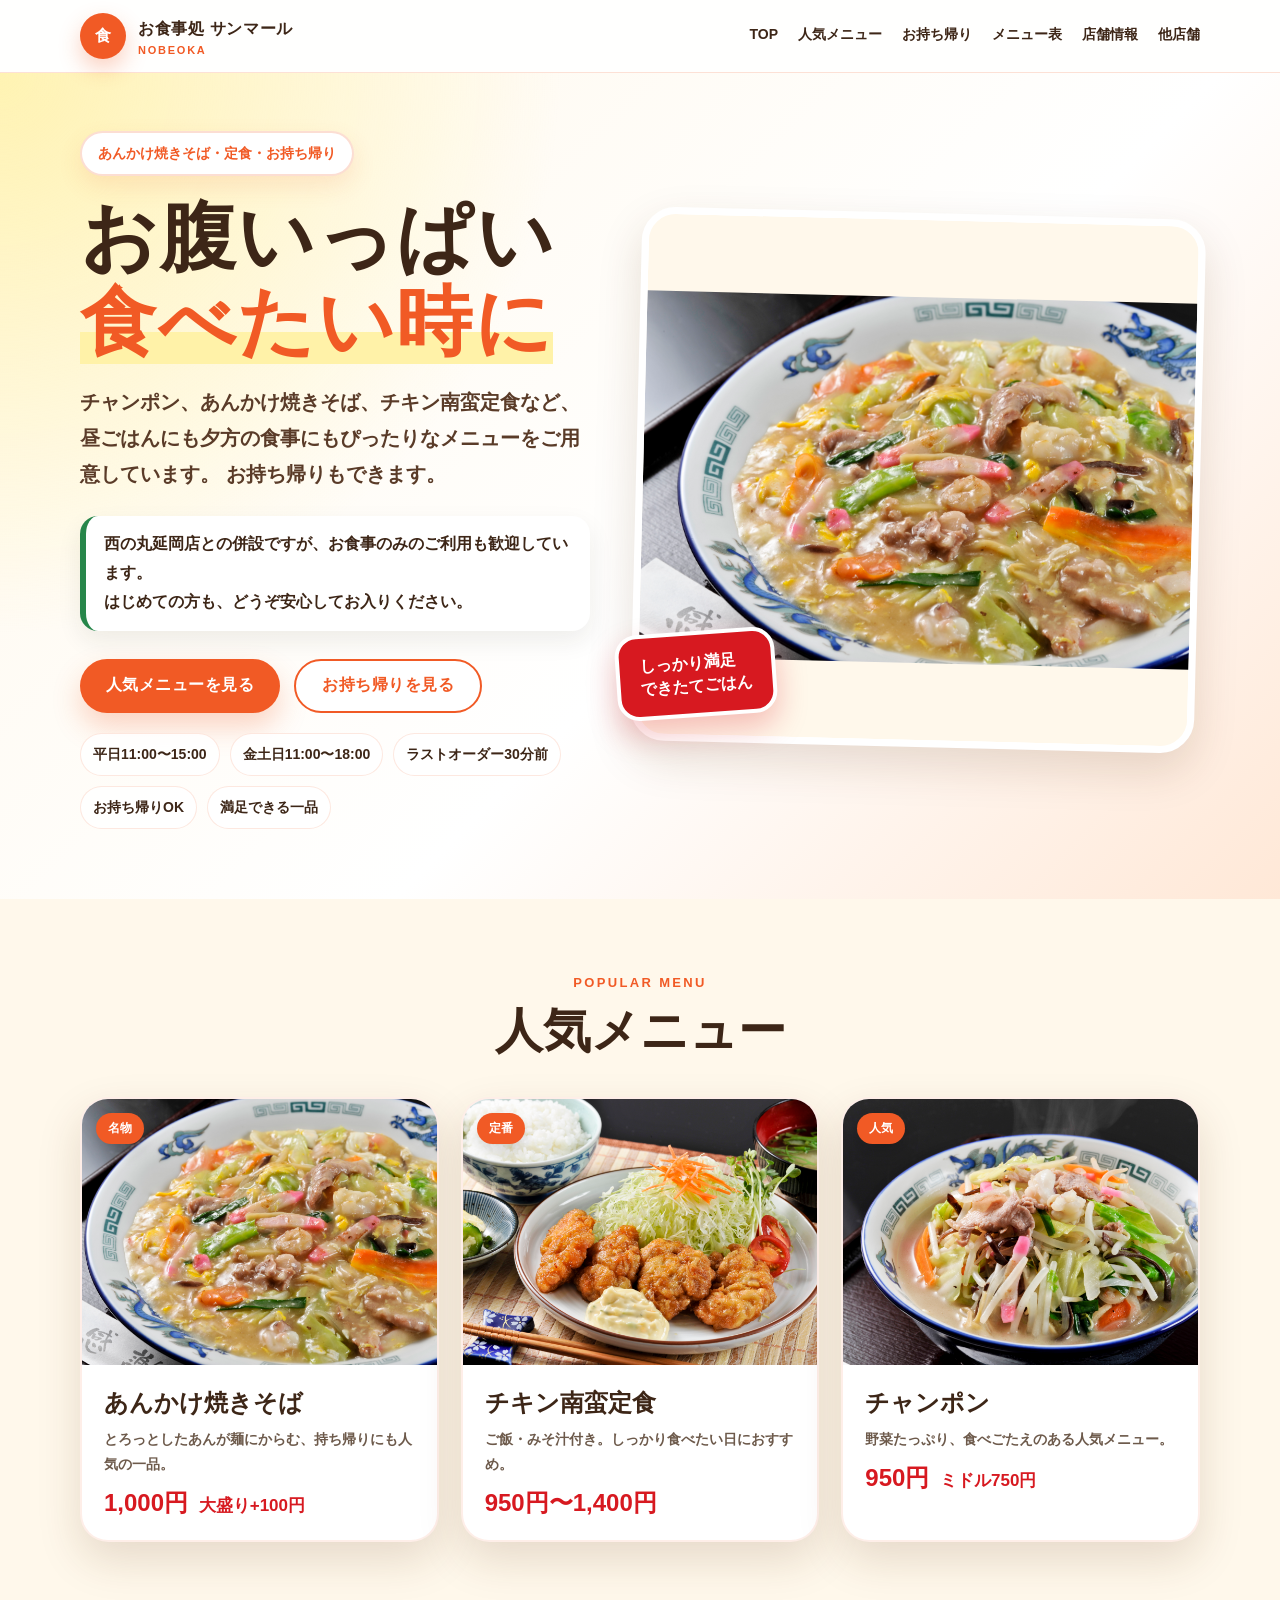
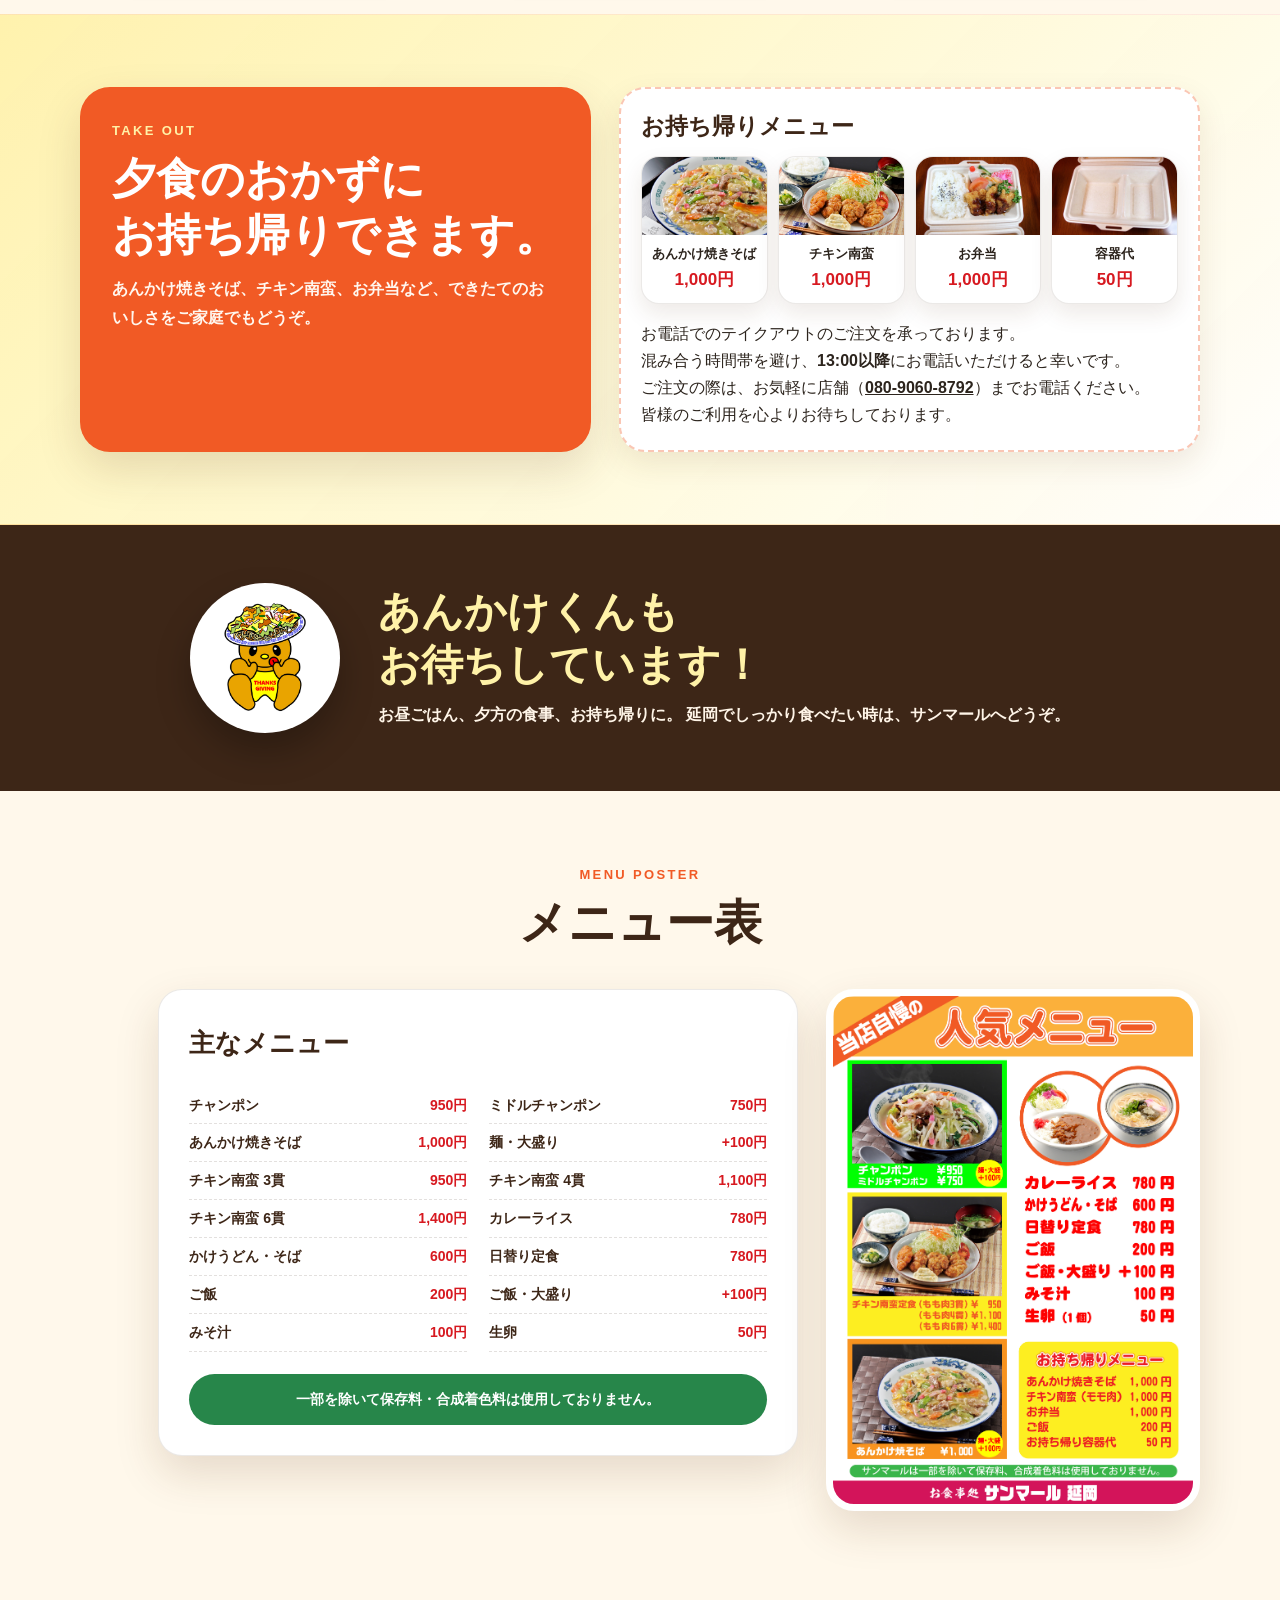
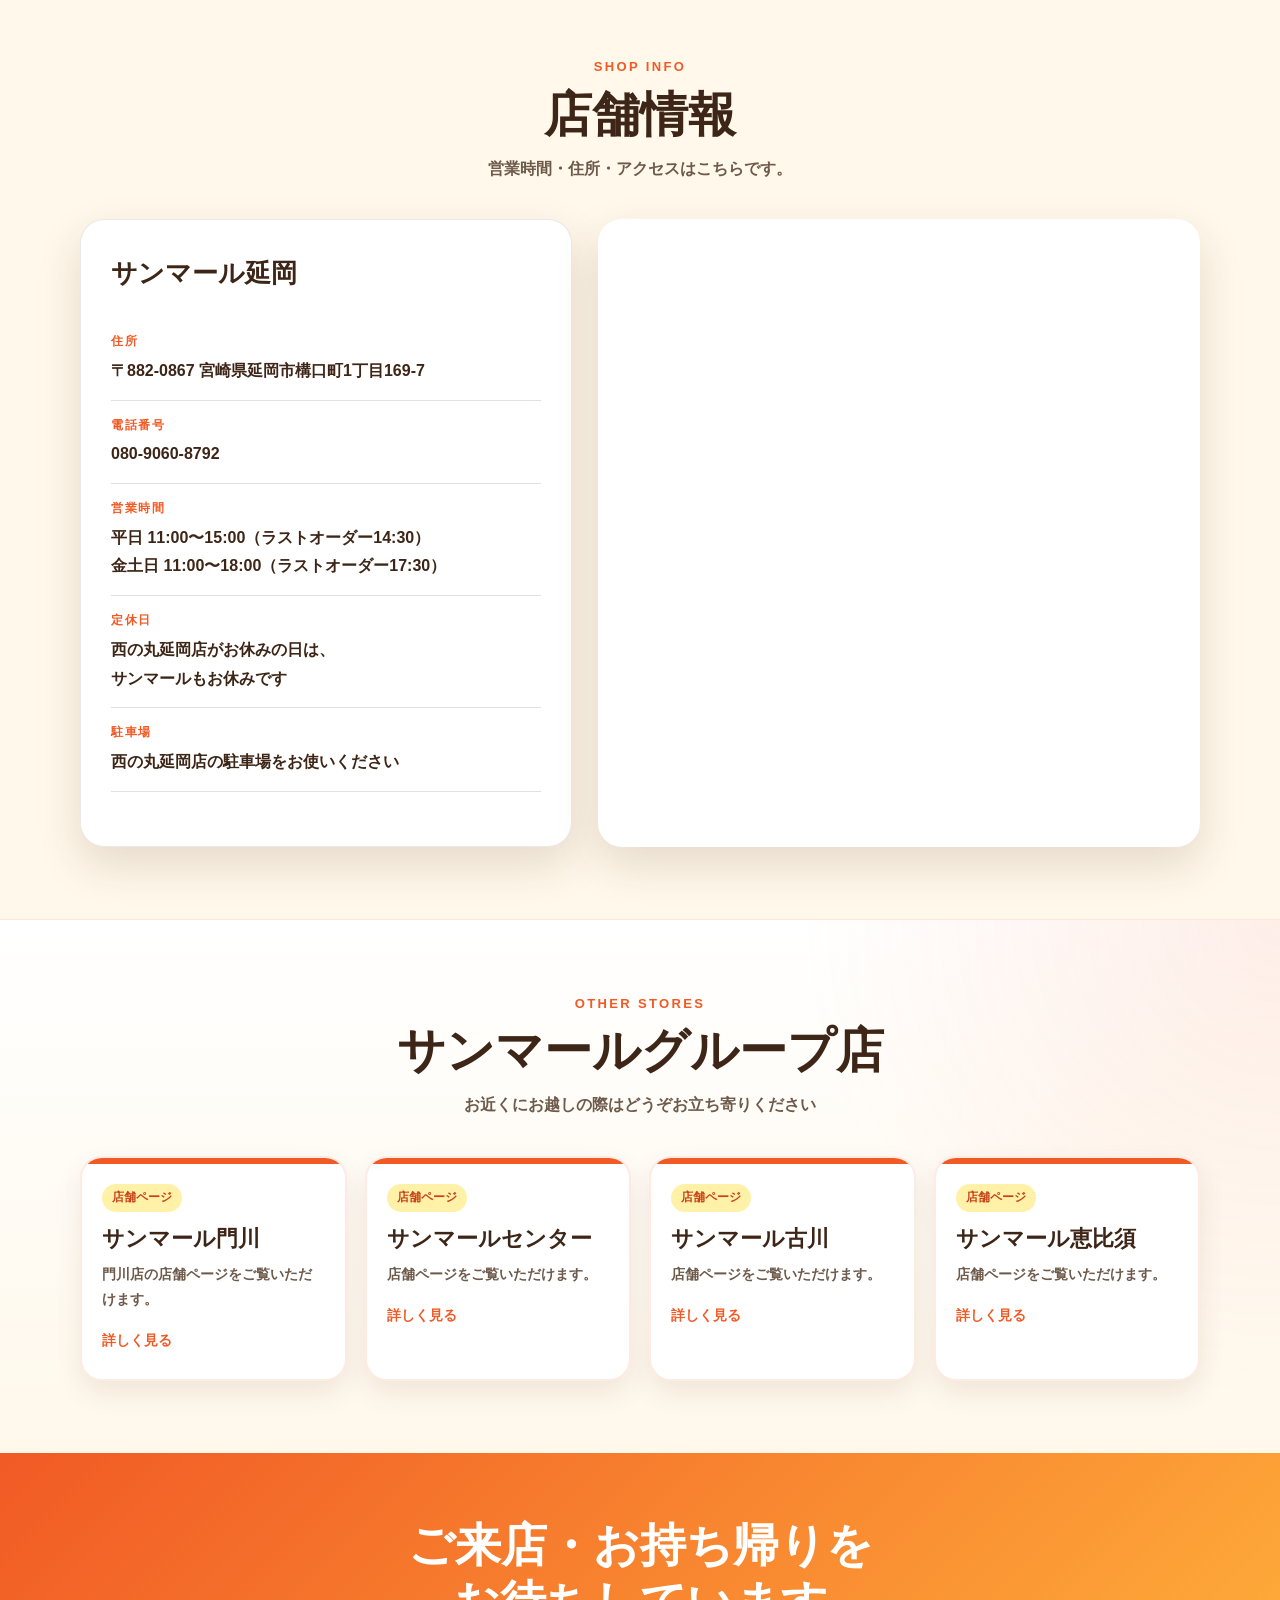
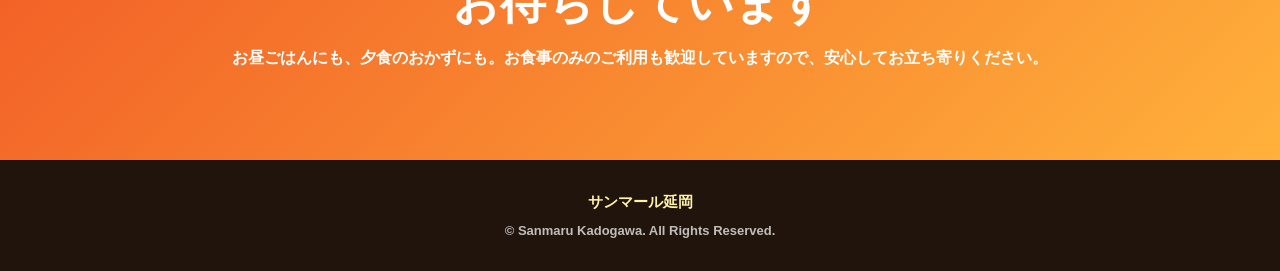
<file: nobeoka.html>
<!DOCTYPE html>
<html lang="ja">
<head>
  <!-- Google tag (gtag.js) -->
  <script async src="https://www.googletagmanager.com/gtag/js?id=G-X9LEX3S0GC"></script>
  <script>
    window.dataLayer = window.dataLayer || [];
    function gtag(){dataLayer.push(arguments);}
    gtag('js', new Date());

    gtag('config', 'G-X9LEX3S0GC');
  </script>
  <meta charset="UTF-8" />
  <meta name="viewport" content="width=device-width, initial-scale=1.0" />
  <title>サンマール延岡｜あんかけ焼きそば・定食・お持ち帰り</title>
  <meta name="description" content="お食事処 サンマール延岡のホームページ。ちゃんぽん、あんかけ焼きそば、チキン南蛮定食など、しっかり食べたい日にうれしいメニューとお持ち帰りをご紹介します。" />

  <style>
    :root {
      --main: #f15a25;
      --main-dark: #c8431a;
      --sub: #ffb13b;
      --yellow: #fff2a8;
      --cream: #fff8eb;
      --paper: #ffffff;
      --brown: #3d2617;
      --text: #2c241d;
      --muted: #6d5a4b;
      --green: #27864a;
      --red: #d71920;
      --line: rgba(61, 38, 23, 0.14);
      --shadow: 0 18px 44px rgba(88, 46, 16, 0.15);
      --radius: 24px;
    }

    * {
      box-sizing: border-box;
      margin: 0;
      padding: 0;
    }

    html {
      scroll-behavior: smooth;
    }

    body {
      font-family: "Yu Gothic", "Hiragino Kaku Gothic ProN", Meiryo, sans-serif;
      color: var(--text);
      background: var(--cream);
      line-height: 1.8;
      overflow-x: hidden;
    }

    a {
      color: inherit;
      text-decoration: none;
    }

    img {
      display: block;
      max-width: 100%;
    }

    .site-header {
      position: sticky;
      top: 0;
      z-index: 100;
      background: rgba(255, 255, 255, 0.94);
      backdrop-filter: blur(12px);
      border-bottom: 1px solid rgba(241, 90, 37, 0.18);
    }

    .header-inner {
      width: min(1120px, calc(100% - 32px));
      margin: 0 auto;
      min-height: 72px;
      display: flex;
      align-items: center;
      justify-content: space-between;
      gap: 20px;
    }

    .logo {
      display: flex;
      align-items: center;
      gap: 12px;
      color: var(--brown);
      font-weight: 900;
      letter-spacing: 0.04em;
      white-space: nowrap;
    }

    .logo-mark {
      width: 46px;
      height: 46px;
      border-radius: 50%;
      display: grid;
      place-items: center;
      background: var(--main);
      color: #fff;
      font-weight: 900;
      box-shadow: 0 10px 22px rgba(241, 90, 37, 0.28);
    }

    .logo small {
      display: block;
      color: var(--main);
      font-size: 11px;
      letter-spacing: 0.16em;
      line-height: 1.2;
    }

    .nav {
      display: flex;
      align-items: center;
      gap: 20px;
      color: var(--brown);
      font-size: 14px;
      font-weight: 800;
    }

    .nav a {
      padding: 8px 0;
      border-bottom: 3px solid transparent;
    }

    .nav a:hover {
      color: var(--main);
      border-bottom-color: var(--main);
    }

    .nav .tel-link {
      padding: 10px 18px;
      border-radius: 999px;
      background: var(--main);
      color: #fff;
      border-bottom: none;
      box-shadow: 0 10px 24px rgba(241, 90, 37, 0.24);
    }

    .hero {
      background:
        radial-gradient(circle at top left, rgba(255, 242, 168, 0.84), transparent 35rem),
        linear-gradient(135deg, #fff8eb 0%, #ffffff 58%, #ffe8d7 100%);
      padding: 58px 0 70px;
    }

    .hero-inner {
      width: min(1120px, calc(100% - 32px));
      margin: 0 auto;
      display: grid;
      grid-template-columns: 0.95fr 1.05fr;
      align-items: center;
      gap: 46px;
    }

    .hero-copy {
      position: relative;
      z-index: 1;
    }

    .badge {
      display: inline-flex;
      align-items: center;
      gap: 8px;
      margin-bottom: 18px;
      padding: 8px 16px;
      border-radius: 999px;
      background: #fff;
      color: var(--main);
      border: 2px solid rgba(241, 90, 37, 0.20);
      font-size: 14px;
      font-weight: 900;
      box-shadow: 0 10px 24px rgba(241, 90, 37, 0.12);
    }

    .hero h1 {
      color: var(--brown);
      font-size: clamp(38px, 6vw, 76px);
      line-height: 1.12;
      letter-spacing: 0.02em;
      margin-bottom: 20px;
    }

    .hero h1 span {
      color: var(--main);
      background: linear-gradient(transparent 62%, var(--yellow) 62%);
    }

    .lead {
      color: #5a3b28;
      font-size: clamp(16px, 2vw, 20px);
      font-weight: 700;
      margin-bottom: 24px;
      max-width: 620px;
    }

    .entry-note {
      background: #fff;
      border-left: 6px solid var(--green);
      border-radius: 18px;
      padding: 14px 18px;
      color: var(--brown);
      font-weight: 900;
      box-shadow: 0 10px 24px rgba(44, 36, 29, 0.08);
      margin-bottom: 28px;
    }

    .hero-actions {
      display: flex;
      flex-wrap: wrap;
      gap: 14px;
      margin-bottom: 20px;
    }

    .btn {
      display: inline-flex;
      align-items: center;
      justify-content: center;
      min-height: 54px;
      padding: 0 26px;
      border-radius: 999px;
      font-weight: 900;
      letter-spacing: 0.03em;
      transition: 0.22s ease;
    }

    .btn:hover {
      transform: translateY(-2px);
    }

    .btn-main {
      background: var(--main);
      color: #fff;
      box-shadow: 0 14px 28px rgba(241, 90, 37, 0.25);
    }

    .btn-sub {
      background: #fff;
      color: var(--main);
      border: 2px solid var(--main);
    }

    .hero-points {
      display: flex;
      flex-wrap: wrap;
      gap: 10px;
      list-style: none;
      color: var(--brown);
      font-weight: 900;
      font-size: 14px;
    }

    .hero-points li {
      background: rgba(255, 255, 255, 0.86);
      border: 1px solid rgba(241, 90, 37, 0.14);
      padding: 8px 12px;
      border-radius: 999px;
    }

    .hero-visual {
      position: relative;
    }

    .hero-photo {
      border-radius: 34px;
      overflow: hidden;
      background: #fff;
      box-shadow: var(--shadow);
      border: 7px solid #fff;
      transform: rotate(1.4deg);
    }

    .hero-photo img {
      width: 100%;
      height: 520px;
      object-fit: contain;
      background: #fff8eb;
    }

    .hero-chip {
      position: absolute;
      left: -20px;
      bottom: 30px;
      background: var(--red);
      color: #fff;
      padding: 16px 20px;
      border-radius: 22px;
      font-weight: 900;
      line-height: 1.45;
      border: 4px solid #fff;
      box-shadow: 0 14px 30px rgba(215, 25, 32, 0.26);
      transform: rotate(-4deg);
    }

    .section {
      width: min(1120px, calc(100% - 32px));
      margin: 0 auto;
      padding: 72px 0;
    }

    .section-title {
      text-align: center;
      margin-bottom: 36px;
    }

    .section-title .en {
      display: block;
      color: var(--main);
      font-size: 13px;
      font-weight: 900;
      letter-spacing: 0.18em;
      margin-bottom: 6px;
    }

    .section-title h2 {
      color: var(--brown);
      font-size: clamp(30px, 4vw, 48px);
      line-height: 1.25;
    }

    .section-title p {
      color: var(--muted);
      font-weight: 700;
      margin-top: 10px;
    }

    .menu-grid {
      display: grid;
      grid-template-columns: repeat(3, 1fr);
      gap: 22px;
    }

    .menu-card {
      background: #fff;
      border-radius: 28px;
      overflow: hidden;
      box-shadow: var(--shadow);
      border: 2px solid rgba(241, 90, 37, 0.10);
      transition: 0.22s ease;
    }

    .menu-card:hover {
      transform: translateY(-5px);
    }

    .menu-photo {
      position: relative;
      aspect-ratio: 4 / 3;
      background: #f2dfca;
      overflow: hidden;
    }

    .menu-photo img {
      width: 100%;
      height: 100%;
      object-fit: cover;
    }

    .menu-tag {
      position: absolute;
      top: 14px;
      left: 14px;
      background: var(--main);
      color: #fff;
      border-radius: 999px;
      padding: 5px 12px;
      font-size: 12px;
      font-weight: 900;
      box-shadow: 0 8px 16px rgba(0, 0, 0, 0.14);
    }

    .menu-card-body {
      padding: 22px;
    }

    .menu-card-body h3 {
      color: var(--brown);
      font-size: 24px;
      line-height: 1.35;
      margin-bottom: 8px;
    }

    .menu-card-body p {
      color: var(--muted);
      font-size: 14px;
      font-weight: 700;
      margin-bottom: 12px;
    }

    .price {
      color: var(--red);
      font-size: 24px;
      font-weight: 900;
      line-height: 1.2;
      white-space: nowrap;
    }

    .price-note {
      display: inline-block;
      margin-left: 4px;
      font-size: 17px;
      line-height: 1.2;
      white-space: nowrap;
    }

    .takeout-section {
      background:
        linear-gradient(135deg, rgba(255, 242, 168, 0.92), rgba(255, 255, 255, 0.96)),
        radial-gradient(circle at bottom right, rgba(241, 90, 37, 0.18), transparent 28rem);
      border-top: 1px solid rgba(241, 90, 37, 0.12);
      border-bottom: 1px solid rgba(241, 90, 37, 0.12);
    }

    .takeout-wrap {
      width: min(1120px, calc(100% - 32px));
      margin: 0 auto;
      padding: 72px 0;
    }

    .takeout-head {
      display: grid;
      grid-template-columns: 0.9fr 1.1fr;
      gap: 28px;
      align-items: stretch;
    }

    .takeout-message {
      background: var(--main);
      color: #fff;
      padding: 32px;
      border-radius: 30px;
      box-shadow: var(--shadow);
    }

    .takeout-message .en {
      font-weight: 900;
      letter-spacing: 0.18em;
      font-size: 13px;
      color: var(--yellow);
    }

    .takeout-message h2 {
      font-size: clamp(32px, 3.6vw, 44px);
      line-height: 1.28;
      margin: 8px 0 12px;
    }

    .takeout-message p {
      font-weight: 800;
      color: #fff7ef;
    }

    .nobr {
      white-space: nowrap;
    }

    .takeout-menu-panel {
      background: #fff;
      border-radius: 26px;
      padding: 22px 20px;
      box-shadow: 0 12px 30px rgba(88, 46, 16, 0.10);
      border: 2px dashed rgba(241, 90, 37, 0.34);
      display: flex;
      flex-direction: column;
      justify-content: center;
    }

    .takeout-menu-title {
      color: var(--brown);
      font-size: 23px;
      margin-bottom: 14px;
      line-height: 1.35;
    }

    .takeout-grid {
      display: grid;
      grid-template-columns: repeat(4, 1fr);
      gap: 10px;
    }

    .takeout-order {
      margin: 16px 0 0;
      line-height: 1.7;
    }

    .takeout-order a {
      font-weight: 800;
      text-decoration: underline;
    }

    .takeout-card {
      background: #fff;
      border-radius: 18px;
      overflow: hidden;
      box-shadow: 0 10px 22px rgba(88, 46, 16, 0.10);
      border: 1px solid rgba(61, 38, 23, 0.10);
    }

    .takeout-card img {
      width: 100%;
      aspect-ratio: 4 / 3;
      object-fit: cover;
      background: #f2dfca;
    }

    .takeout-card-body {
      padding: 16px;
      text-align: center;
      font-weight: 900;
    }

    .takeout-card-body span {
      display: block;
      color: var(--red);
      font-size: 20px;
      margin-top: 4px;
    }

    .takeout-menu-panel .takeout-card img {
      aspect-ratio: 16 / 10;
    }

    .takeout-menu-panel .takeout-card-body {
      padding: 10px 6px;
      font-size: 13px;
      line-height: 1.45;
    }

    .takeout-menu-panel .takeout-card-body span {
      font-size: 17px;
    }

    .first-guide {
      display: grid;
      grid-template-columns: 1fr 1fr 1fr;
      gap: 20px;
    }

    .guide-card {
      background: #fff;
      border-radius: var(--radius);
      padding: 26px;
      border: 2px solid rgba(241, 90, 37, 0.12);
      box-shadow: 0 12px 28px rgba(88, 46, 16, 0.09);
    }

    .guide-icon {
      width: 50px;
      height: 50px;
      border-radius: 50%;
      display: grid;
      place-items: center;
      background: var(--yellow);
      color: var(--main-dark);
      font-size: 24px;
      margin-bottom: 12px;
    }

    .guide-card h3 {
      color: var(--brown);
      font-size: 21px;
      margin-bottom: 8px;
    }

    .guide-card p {
      color: var(--muted);
      font-weight: 700;
      font-size: 14px;
    }

    .poster-wrap {
      display: grid;
      grid-template-columns: minmax(600px, 1fr) minmax(300px, 0.52fr);
      gap: 28px;
      align-items: start;
      justify-content: center;
    }

    .poster-text,
    .info-card,
    .mascot-card {
      background: #fff;
      border-radius: var(--radius);
      padding: 30px;
      box-shadow: var(--shadow);
      border: 1px solid rgba(61, 38, 23, 0.10);
    }

    .poster-text {
      width: 100%;
      max-width: 640px;
      justify-self: end;
      min-height: 430px;
      display: flex;
      flex-direction: column;
      justify-content: center;
    }

    .poster-text h3,
    .info-card h3,
    .mascot-card h3 {
      color: var(--brown);
      font-size: 26px;
      margin-bottom: 20px;
    }

    .menu-list {
      display: grid;
      grid-template-columns: repeat(2, minmax(0, 1fr));
      column-gap: 22px;
      list-style: none;
    }

    .menu-list li {
      display: flex;
      justify-content: space-between;
      align-items: baseline;
      gap: 10px;
      min-width: 0;
      padding: 9px 0;
      border-bottom: 1px dashed var(--line);
      color: var(--brown);
      font-size: 14px;
      font-weight: 900;
      line-height: 1.35;
    }

    .menu-list li span:first-child {
      min-width: 0;
    }

    .menu-list li span:last-child {
      color: var(--red);
      white-space: nowrap;
    }

    .notice {
      margin-top: 22px;
      background: var(--green);
      color: #fff;
      border-radius: 999px;
      padding: 13px 16px;
      font-size: 14px;
      font-weight: 900;
      text-align: center;
    }

    .photo-panel {
      background: #fff;
      border-radius: 28px;
      overflow: hidden;
      box-shadow: var(--shadow);
      border: 7px solid #fff;
      width: 100%;
      max-width: 380px;
      justify-self: start;
    }

    .photo-panel img {
      width: 100%;
      height: auto;
    }


    .stores-section {
      background:
        radial-gradient(circle at top right, rgba(241, 90, 37, 0.10), transparent 30rem),
        linear-gradient(180deg, #ffffff 0%, var(--cream) 100%);
      border-top: 1px solid rgba(241, 90, 37, 0.10);
    }

    .store-grid {
      display: grid;
      grid-template-columns: repeat(4, 1fr);
      gap: 18px;
    }

    .store-card {
      background: #fff;
      border-radius: 22px;
      padding: 24px 20px;
      border: 2px solid rgba(241, 90, 37, 0.12);
      box-shadow: 0 12px 28px rgba(88, 46, 16, 0.09);
      transition: 0.22s ease;
      position: relative;
      overflow: hidden;
    }

    .store-card::before {
      content: "";
      position: absolute;
      inset: 0 0 auto 0;
      height: 6px;
      background: var(--main);
    }

    .store-card:hover {
      transform: translateY(-4px);
      box-shadow: 0 18px 38px rgba(88, 46, 16, 0.14);
    }

    .store-card .store-label {
      display: inline-flex;
      align-items: center;
      justify-content: center;
      min-height: 28px;
      padding: 0 10px;
      border-radius: 999px;
      background: var(--yellow);
      color: var(--main-dark);
      font-size: 12px;
      font-weight: 900;
      margin-bottom: 12px;
    }

    .store-card h3 {
      color: var(--brown);
      font-size: 22px;
      line-height: 1.35;
      margin-bottom: 8px;
    }

    .store-card p {
      color: var(--muted);
      font-size: 14px;
      font-weight: 700;
      margin-bottom: 14px;
    }

    .store-card .store-link-text {
      color: var(--main);
      font-weight: 900;
      font-size: 14px;
    }


    .mascot-area {
      background: var(--brown);
      color: #fff;
    }

    .mascot-inner {
      width: min(900px, calc(100% - 32px));
      margin: 0 auto;
      padding: 58px 0;
      display: grid;
      grid-template-columns: 160px 1fr;
      gap: 28px;
      align-items: center;
    }

    .mascot-img {
      width: 150px;
      height: 150px;
      border-radius: 50%;
      object-fit: contain;
      background: #fff;
      padding: 12px;
      box-shadow: 0 18px 34px rgba(0, 0, 0, 0.26);
    }

    .mascot-area h2 {
      color: var(--yellow);
      font-size: clamp(28px, 4vw, 42px);
      line-height: 1.25;
      margin-bottom: 10px;
    }

    .mascot-area p {
      color: #fff5e8;
      font-weight: 800;
    }

    .info {
      display: grid;
      grid-template-columns: 0.9fr 1.1fr;
      gap: 26px;
      align-items: stretch;
    }

    .info-row {
      padding: 14px 0;
      border-bottom: 1px solid var(--line);
    }

    .info-row strong {
      display: block;
      color: var(--main);
      font-size: 12px;
      letter-spacing: 0.14em;
      margin-bottom: 4px;
    }

    .info-row span,
    .info-row a {
      font-weight: 800;
      color: var(--brown);
    }

    .map-box {
      min-height: 380px;
      border-radius: var(--radius);
      overflow: hidden;
      box-shadow: var(--shadow);
      border: 7px solid #fff;
      background: #fff;
    }

    .map-box iframe {
      width: 100%;
      height: 100%;
      min-height: 380px;
      border: 0;
      display: block;
    }
.cta {
      background: linear-gradient(135deg, var(--main), var(--sub));
      color: #fff;
      text-align: center;
      padding: 64px 20px;
    }

    .cta h2 {
      font-size: clamp(30px, 4vw, 46px);
      line-height: 1.25;
      margin-bottom: 12px;
    }

    .cta p {
      font-weight: 800;
      margin-bottom: 24px;
    }

    .cta .tel {
      display: inline-flex;
      align-items: center;
      justify-content: center;
      min-height: 58px;
      padding: 0 30px;
      border-radius: 999px;
      background: #fff;
      color: var(--main);
      font-size: 24px;
      font-weight: 900;
      box-shadow: 0 14px 30px rgba(0, 0, 0, 0.16);
    }

    .site-footer {
      background: #21140c;
      color: rgba(255, 255, 255, 0.72);
      text-align: center;
      padding: 28px 20px;
      font-size: 13px;
      font-weight: 700;
    }

    .site-footer strong {
      display: block;
      color: #fff2a8;
      font-size: 15px;
      margin-bottom: 4px;
    }

    @media (max-width: 960px) {
      .nav {
        display: none;
      }

      .hero-inner,
      .takeout-head,
      .poster-wrap,
      .info,
      .mascot-inner {
        grid-template-columns: 1fr;
      }

      .poster-text,
      .photo-panel {
        max-width: 560px;
        justify-self: center;
      }

      .hero {
        padding-top: 42px;
      }

      .hero-photo {
        transform: none;
      }

      .hero-photo img {
        height: 380px;
      }

      .hero-chip {
        left: 14px;
        bottom: 14px;
      }

      .menu-grid,
      .first-guide {
        grid-template-columns: 1fr;
      }

      .store-grid {
        grid-template-columns: repeat(2, 1fr);
      }

      .takeout-grid {
        grid-template-columns: repeat(2, 1fr);
      }

      .mascot-img {
        justify-self: center;
      }

      .mascot-area {
        text-align: center;
      }
    }

    @media (min-width: 561px) and (max-width: 960px) {
      .poster-wrap {
        grid-template-columns: minmax(0, 1fr) minmax(220px, 0.48fr);
        gap: 22px;
      }

      .poster-text,
      .photo-panel {
        max-width: none;
      }

      .poster-text {
        padding: 24px;
      }

      .menu-list {
        grid-template-columns: repeat(2, minmax(0, 1fr));
        column-gap: 18px;
      }

      .menu-list li {
        font-size: 13px;
        gap: 8px;
        padding: 8px 0;
      }

      .notice {
        font-size: 12px;
        padding: 10px 12px;
      }
    }
    @media (max-width: 560px) {
      .header-inner,
      .hero-inner,
      .section,
      .takeout-wrap,
      .mascot-inner {
        width: min(100% - 22px, 1120px);
      }

      .site-header {
        position: static;
      }

      .logo {
        font-size: 14px;
      }

      .logo-mark {
        width: 40px;
        height: 40px;
      }

      .hero h1 {
        font-size: 38px;
      }

      .hero-photo img {
        height: 300px;
      }

      .btn,
      .cta .tel {
        width: 100%;
      }

      .takeout-grid {
        grid-template-columns: 1fr;
      }

      .store-grid {
        grid-template-columns: 1fr;
      }

      .takeout-message,
      .poster-text,
      .info-card {
        padding: 24px;
      }

      .photo-panel {
        max-width: 100%;
      }

      .nobr {
        white-space: normal;
      }

      .menu-list {
        grid-template-columns: 1fr;
      }

      .menu-list li {
        align-items: flex-start;
        font-size: 14px;
      }
}
  </style>
</head>
<body>
  <header class="site-header">
    <div class="header-inner">
      <a href="index.html" class="logo" aria-label="サンマールTOPページ">
        <span class="logo-mark">食</span>
        <span>
          お食事処 サンマール
          <small>NOBEOKA</small>
        </span>
      </a>

      <nav class="nav">
        <a href="index.html" class="top-link">TOP</a>
        <a href="#menu">人気メニュー</a>
        <a href="#takeout">お持ち帰り</a>
        <a href="#poster">メニュー表</a>
        <a href="#access">店舗情報</a>
        <a href="#stores">他店舗</a>
      </nav>
    </div>
  </header>

  <main id="top">
    <section class="hero">
      <div class="hero-inner">
        <div class="hero-copy">
          <div class="badge">あんかけ焼きそば・定食・お持ち帰り</div>
          <h1>お腹いっぱい<br><span>食べたい時に</span></h1>
          <p class="lead">
            チャンポン、あんかけ焼きそば、チキン南蛮定食など、
            昼ごはんにも夕方の食事にもぴったりなメニューをご用意しています。
            お持ち帰りもできます。
          </p>


          <div class="entry-note">
            西の丸延岡店との併設ですが、お食事のみのご利用も歓迎しています。<br>
            はじめての方も、どうぞ安心してお入りください。
          </div>
          <div class="hero-actions">
            <a href="#menu" class="btn btn-main">人気メニューを見る</a>
            <a href="#takeout" class="btn btn-sub">お持ち帰りを見る</a>
          </div>

          <ul class="hero-points">
            <li>平日11:00〜15:00</li><li>金土日11:00〜18:00</li><li>ラストオーダー30分前</li>
            <li>お持ち帰りOK</li>
            <li>満足できる一品</li>
          </ul>
        </div>

        <div class="hero-visual">
          <div class="hero-photo">
            <img src="images/131204_440.jpg" alt="チキン南蛮定食" />
          </div>
          <div class="hero-chip">しっかり満足<br>できたてごはん</div>
        </div>
      </div>
    </section>

    <section class="section" id="menu">
      <div class="section-title">
        <span class="en">POPULAR MENU</span>
        <h2>人気メニュー</h2>
      </div>

      <div class="menu-grid">
        <article class="menu-card">
          <div class="menu-photo">
            <img src="images/131204_440.jpg" alt="あんかけ焼きそば" />
            <span class="menu-tag">名物</span>
          </div>
          <div class="menu-card-body">
            <h3>あんかけ焼きそば</h3>
            <p>とろっとしたあんが麺にからむ、持ち帰りにも人気の一品。</p>
            <div class="price">1,000円 <span class="price-note">大盛り+100円</span></div>
          </div>
        </article>

        <article class="menu-card">
          <div class="menu-photo">
            <img src="images/131204_396.jpg" alt="チキン南蛮定食" />
            <span class="menu-tag">定番</span>
          </div>
          <div class="menu-card-body">
            <h3>チキン南蛮定食</h3>
            <p>ご飯・みそ汁付き。しっかり食べたい日におすすめ。</p>
            <div class="price">950円〜1,400円</div>
          </div>
        </article>

        <article class="menu-card">
          <div class="menu-photo">
            <img src="images/131204_443.jpg" alt="チャンポン" />
            <span class="menu-tag">人気</span>
          </div>
          <div class="menu-card-body">
            <h3>チャンポン</h3>
            <p>野菜たっぷり、食べごたえのある人気メニュー。</p>
            <div class="price">950円 <span class="price-note">ミドル750円</span></div>
          </div>
        </article>
      </div>
    </section>

    <section class="takeout-section" id="takeout">
      <div class="takeout-wrap">
        <div class="takeout-head">
          <div class="takeout-message">
            <div class="en">TAKE OUT</div>
            <h2><span class="nobr">夕食のおかずに</span><br><span class="nobr">お持ち帰りできます。</span></h2>
            <p>あんかけ焼きそば、チキン南蛮、お弁当など、できたてのおいしさをご家庭でもどうぞ。</p>
          </div>

          <div class="takeout-menu-panel">
            <h3 class="takeout-menu-title">お持ち帰りメニュー</h3>
            <div class="takeout-grid">
              <article class="takeout-card">
                <img src="images/131204_440.jpg" alt="あんかけ焼きそば" />
                <div class="takeout-card-body">あんかけ焼きそば<span>1,000円</span></div>
              </article>
              <article class="takeout-card">
                <img src="images/131204_396.jpg" alt="チキン南蛮" />
                <div class="takeout-card-body">チキン南蛮<span>1,000円</span></div>
              </article>
              <article class="takeout-card">
                <img src="images/IMG_4822.JPG" alt="お弁当" />
                <div class="takeout-card-body">お弁当<span>1,000円</span></div>
              </article>
              <article class="takeout-card">
                <img src="images/弁当箱.jpg" alt="お持ち帰り容器" />
                <div class="takeout-card-body">容器代<span>50円</span></div>
              </article>
            </div>
            <p class="takeout-order">
              お電話でのテイクアウトのご注文を承っております。<br>
              混み合う時間帯を避け、<strong>13:00以降</strong>にお電話いただけると幸いです。<br>
              ご注文の際は、お気軽に店舗（<a href="tel:08090608792">080-9060-8792</a>）までお電話ください。<br>
              皆様のご利用を心よりお待ちしております。
            </p>
          </div>
        </div>
      </div>
    </section>

    <section class="mascot-area">
      <div class="mascot-inner">
        <img class="mascot-img" src="images/あんかけくん2021.jpg" alt="あんかけくん" />
        <div>
          <h2>あんかけくんも<br>お待ちしています！</h2>
          <p>
            お昼ごはん、夕方の食事、お持ち帰りに。
            延岡でしっかり食べたい時は、サンマールへどうぞ。
          </p>
        </div>
      </div>
    </section>

    <section class="section" id="poster">
      <div class="section-title">
        <span class="en">MENU POSTER</span>
        <h2>メニュー表</h2>
      </div>

      <div class="poster-wrap">
        <div class="poster-text">
          <h3>主なメニュー</h3>
          <ul class="menu-list">
            <li><span>チャンポン</span><span>950円</span></li>
            <li><span>ミドルチャンポン</span><span>750円</span></li>
            <li><span>あんかけ焼きそば</span><span>1,000円</span></li>
            <li><span>麺・大盛り</span><span>+100円</span></li>
            <li><span>チキン南蛮 3貫</span><span>950円</span></li>
            <li><span>チキン南蛮 4貫</span><span>1,100円</span></li>
            <li><span>チキン南蛮 6貫</span><span>1,400円</span></li>
            <li><span>カレーライス</span><span>780円</span></li>
            <li><span>かけうどん・そば</span><span>600円</span></li>
            <li><span>日替り定食</span><span>780円</span></li>
            <li><span>ご飯</span><span>200円</span></li>
            <li><span>ご飯・大盛り</span><span>+100円</span></li>
            <li><span>みそ汁</span><span>100円</span></li>
            <li><span>生卵</span><span>50円</span></li>
          </ul>
          <div class="notice">一部を除いて保存料・合成着色料は使用しておりません。</div>
        </div>

        <div class="photo-panel">
          <img src="images/メニュー_延岡.jpg" alt="サンマール延岡のメニュー表" />
        </div>
      </div>
    </section>

    <section class="section" id="access">
      <div class="section-title">
        <span class="en">SHOP INFO</span>
        <h2>店舗情報</h2>
        <p>営業時間・住所・アクセスはこちらです。</p>
      </div>

      <div class="info">
        <div class="info-card">
          <h3>サンマール延岡</h3>
          <div class="info-row"><strong>住所</strong><span>〒882-0867 宮崎県延岡市構口町1丁目169-7</span></div>
          <div class="info-row"><strong>電話番号</strong><span><a href="tel:08090608792">080-9060-8792</a></span></div>
          <div class="info-row"><strong>営業時間</strong><span>平日 11:00〜15:00（ラストオーダー14:30）<br>金土日 11:00〜18:00（ラストオーダー17:30）</span></div>
          <div class="info-row"><strong>定休日</strong><span>西の丸延岡店がお休みの日は、<br>サンマールもお休みです</span></div>
          <div class="info-row"><strong>駐車場</strong><span>西の丸延岡店の駐車場をお使いください</span></div>
          <div style="margin-top: 24px;">
          </div>
        </div>

        <div class="map-box">
          <iframe src="https://www.google.com/maps?q=%E3%82%B5%E3%83%B3%E3%83%9E%E3%83%BC%E3%83%AB%E5%BB%B6%E5%B2%A1%20%E5%AE%AE%E5%B4%8E%E7%9C%8C%E5%BB%B6%E5%B2%A1%E5%B8%82%E6%A7%8B%E5%8F%A3%E7%94%BA1%E4%B8%81%E7%9B%AE169-7&output=embed" allowfullscreen="" loading="lazy" referrerpolicy="no-referrer-when-downgrade"></iframe>
        </div>
        </div>
      </div>
    </section>

    <section class="stores-section" id="stores">
      <div class="section">
        <div class="section-title">
          <span class="en">OTHER STORES</span>
          <h2>サンマールグループ店</h2>
          <p>お近くにお越しの際はどうぞお立ち寄りください</p>
        </div>

        <div class="store-grid">
          <a class="store-card" href="kadogawa.html" aria-label="お食事処 サンマール 門川の店舗ページ"><span class="store-label">店舗ページ</span><h3>サンマール門川</h3><p>門川店の店舗ページをご覧いただけます。</p><span class="store-link-text">詳しく見る</span></a>

          <a class="store-card" href="center.html" aria-label="サンマールセンターの店舗ページ"><span class="store-label">店舗ページ</span><h3>サンマールセンター</h3><p>店舗ページをご覧いただけます。</p><span class="store-link-text">詳しく見る</span></a>

          <a class="store-card" href="furukawa.html" aria-label="サンマール古川の店舗ページ"><span class="store-label">店舗ページ</span><h3>サンマール古川</h3><p>店舗ページをご覧いただけます。</p><span class="store-link-text">詳しく見る</span></a>

          <a class="store-card" href="ebisu.html" aria-label="サンマール恵比須の店舗ページ"><span class="store-label">店舗ページ</span><h3>サンマール恵比須</h3><p>店舗ページをご覧いただけます。</p><span class="store-link-text">詳しく見る</span></a>
        </div>
      </div>
    </section>

    <section class="cta">
      <h2>ご来店・お持ち帰りを<br>お待ちしています</h2>
      <p>お昼ごはんにも、夕食のおかずにも。お食事のみのご利用も歓迎していますので、安心してお立ち寄りください。</p>
    </section>
  </main>

  <footer class="site-footer">
    <strong>サンマール延岡</strong>
    © Sanmaru Kadogawa. All Rights Reserved.
  </footer>
  <script src="analytics.js" defer></script>
</body>
</html>
</file>
